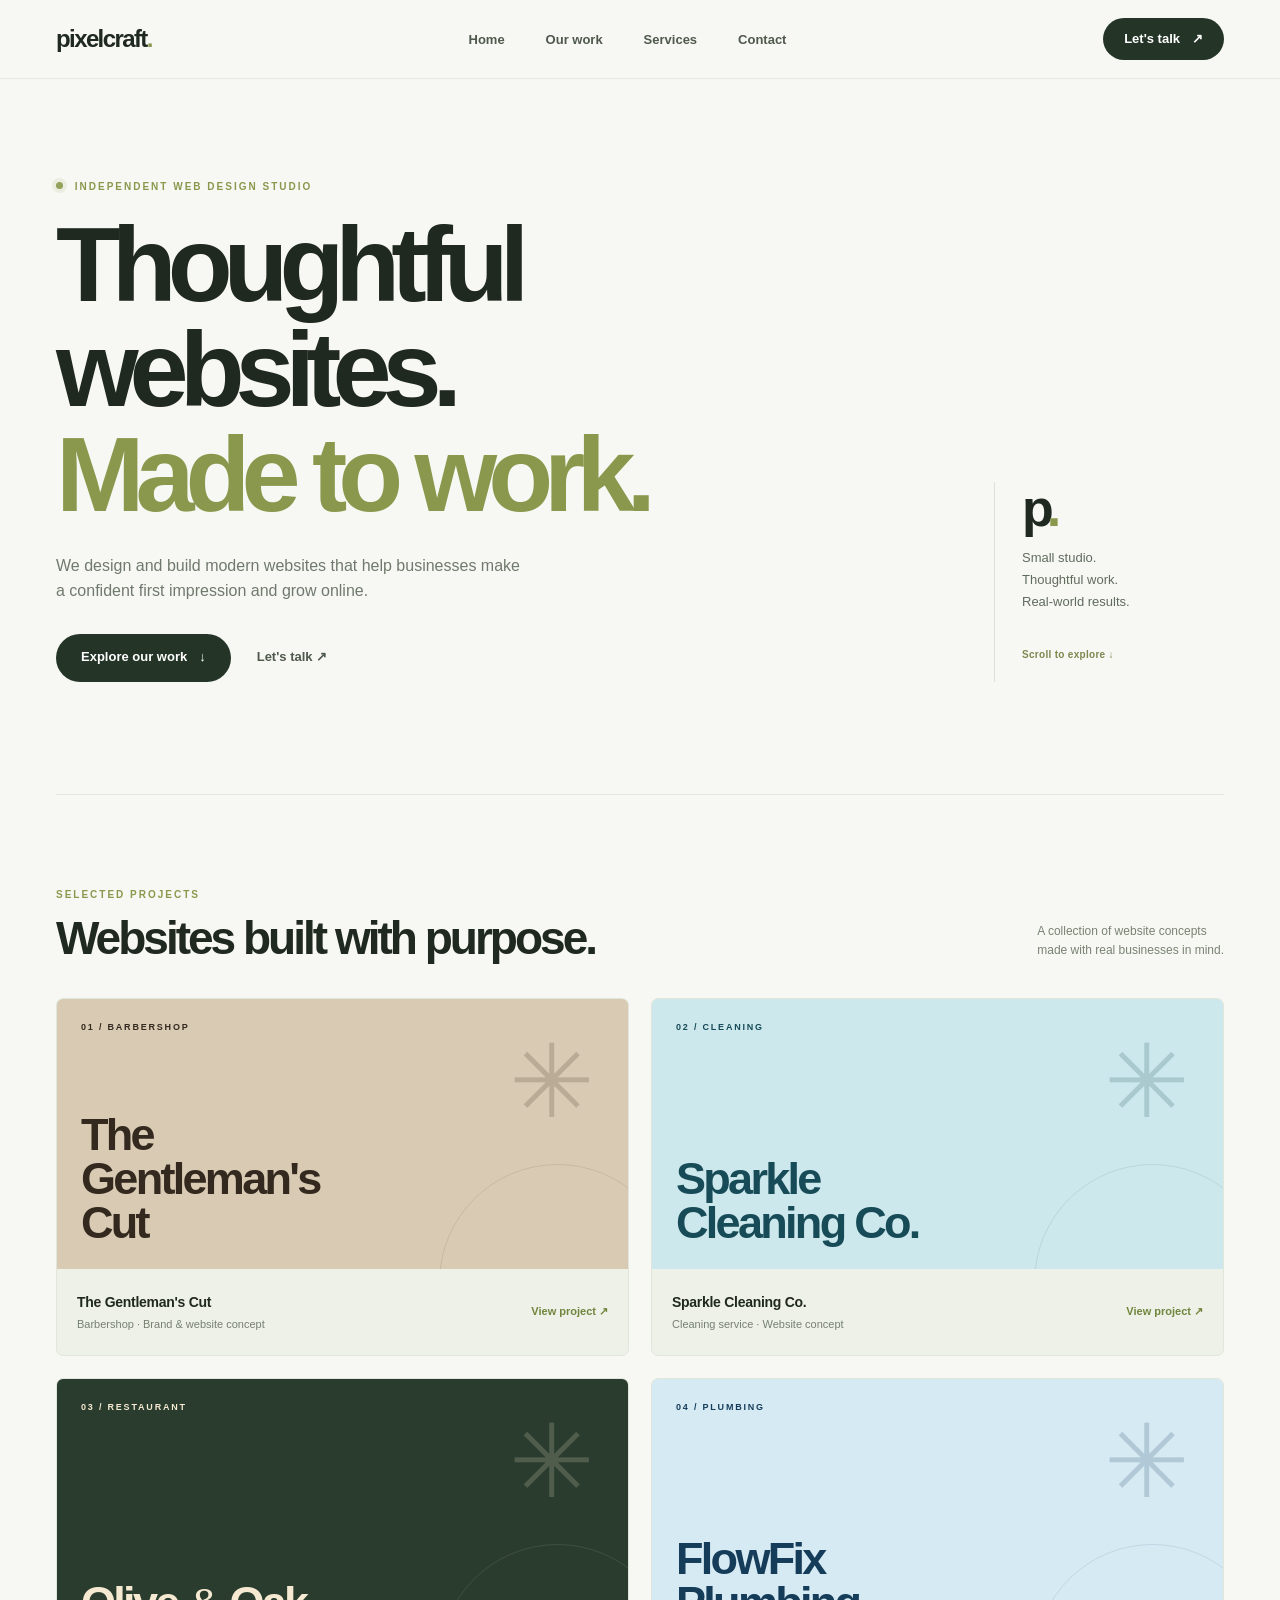
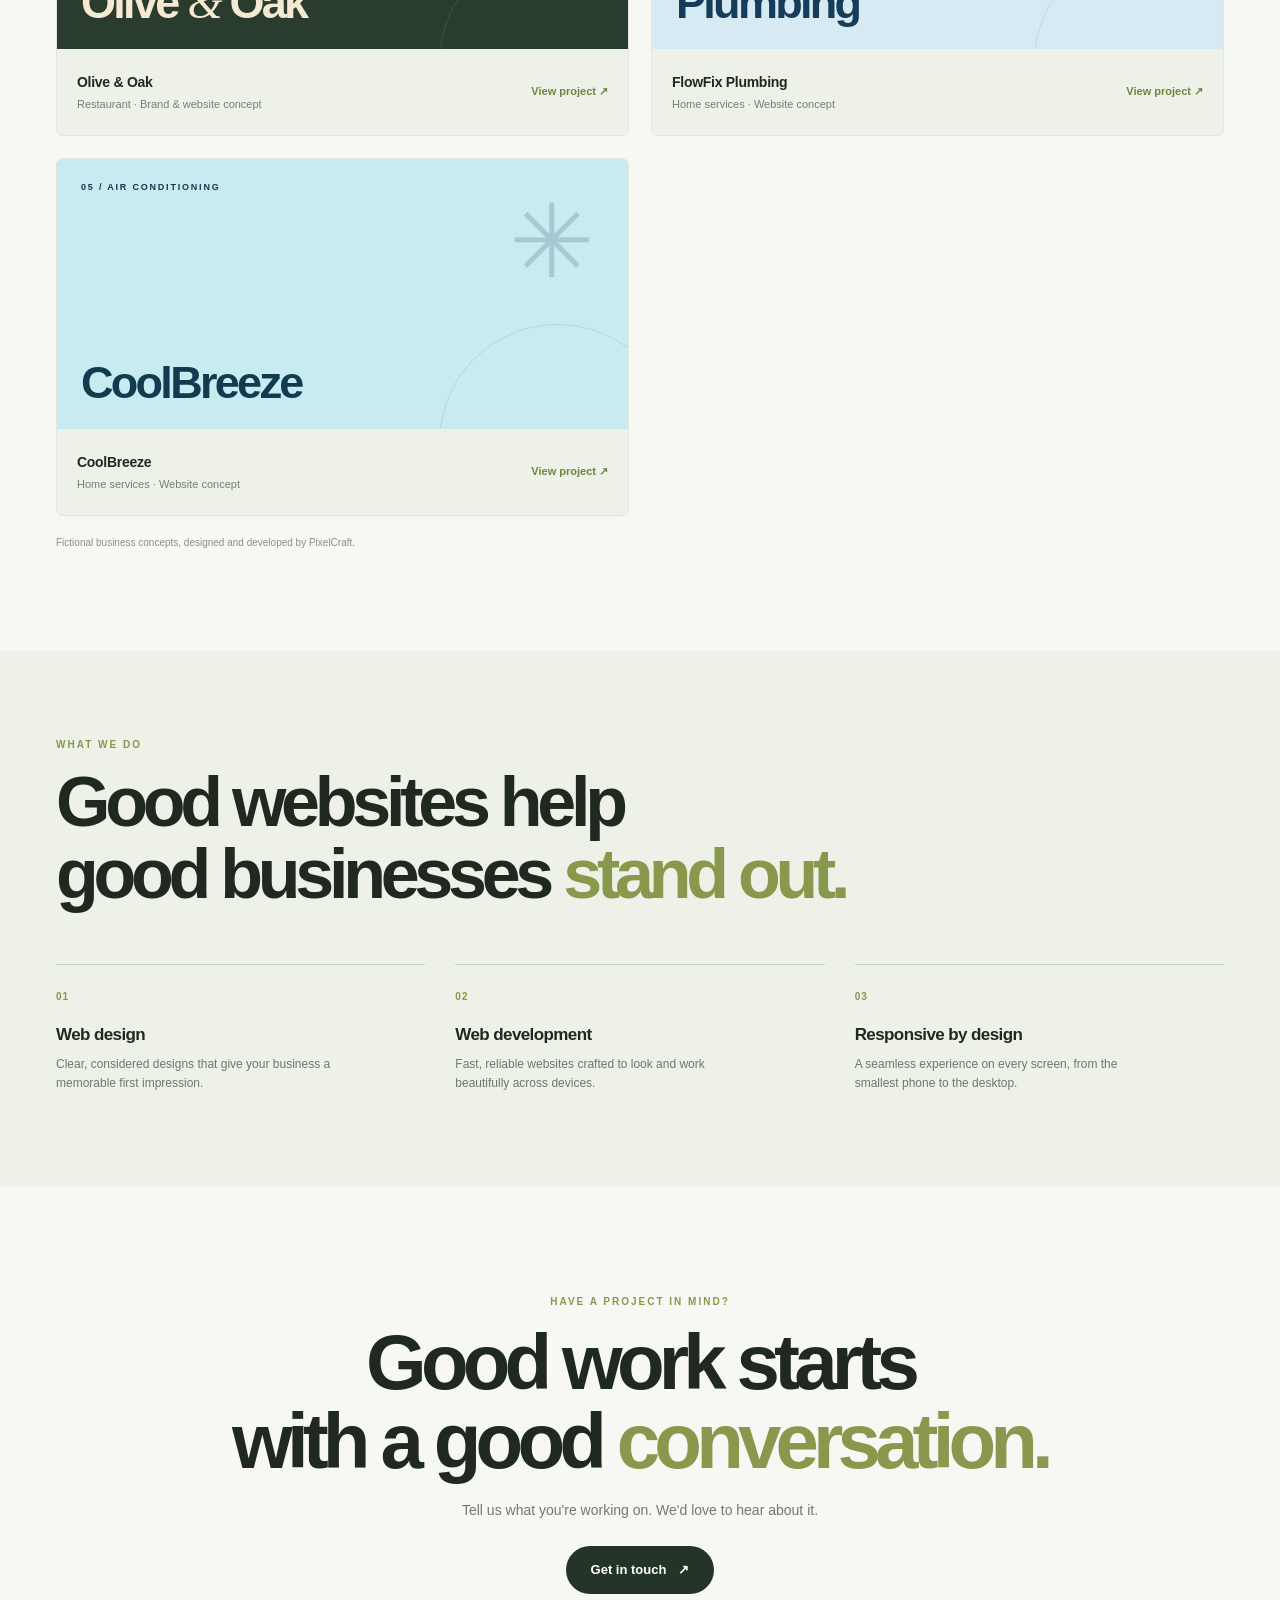
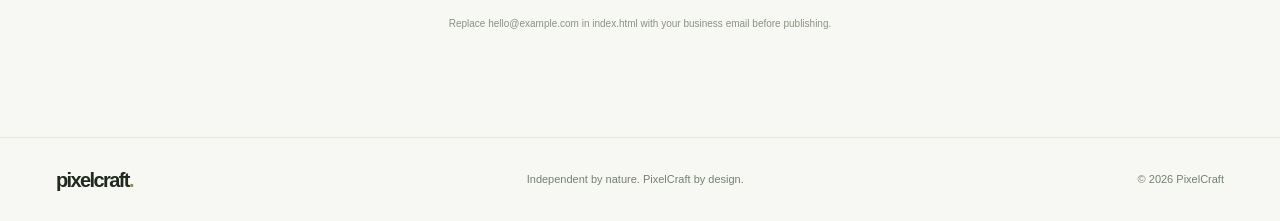
<file: pixel craft portfolio/index.html>
<!DOCTYPE html>
<html lang="en">
<head>
    <meta charset="UTF-8">
    <meta name="viewport" content="width=device-width, initial-scale=1.0">
    <meta name="theme-color" content="#f7f8f3">
    <meta name="description" content="PixelCraft is an independent web design studio creating thoughtful, modern websites for growing businesses.">
    <title>PixelCraft — Thoughtful websites, made to work</title>
    <link rel="stylesheet" href="style.css">
</head>
<body>
    <header class="site-header">
        <nav class="navbar page-shell" aria-label="Main navigation">
            <a href="#home" class="logo" aria-label="PixelCraft home">pixelcraft<span>.</span></a>

            <button class="menu-toggle" type="button" aria-expanded="false" aria-controls="primary-navigation" aria-label="Open navigation">
                <span></span>
                <span></span>
            </button>

            <ul class="nav-links" id="primary-navigation">
                <li><a href="#home">Home</a></li>
                <li><a href="#work">Our work</a></li>
                <li><a href="#services">Services</a></li>
                <li><a href="#contact">Contact</a></li>
            </ul>

            <a href="#contact" class="nav-button">Let's talk <span aria-hidden="true">↗</span></a>
        </nav>
    </header>

    <main>
        <section id="home" class="hero page-shell">
            <div class="hero-content">
                <p class="eyebrow"><span class="status-dot" aria-hidden="true"></span> Independent web design studio</p>
                <h1>Thoughtful websites.<br><span>Made to work.</span></h1>
                <p class="hero-text">We design and build modern websites that help businesses make a confident first impression and grow online.</p>
                <div class="hero-buttons">
                    <a href="#work" class="button">Explore our work <span aria-hidden="true">↓</span></a>
                    <a href="#contact" class="text-link">Let's talk <span aria-hidden="true">↗</span></a>
                </div>
            </div>
            <div class="hero-aside" aria-label="PixelCraft studio values">
                <span class="hero-aside-mark" aria-hidden="true">p<span>.</span></span>
                <p>Small studio.<br>Thoughtful work.<br>Real-world results.</p>
                <a href="#work" aria-label="Scroll to selected projects">Scroll to explore <span aria-hidden="true">↓</span></a>
            </div>
        </section>

        <section id="work" class="work section-shell">
            <div class="section-heading">
                <div>
                    <p class="eyebrow">Selected projects</p>
                    <h2>Websites built with purpose.</h2>
                </div>
                <p class="section-caption">A collection of website concepts<br class="desktop-break"> made with real businesses in mind.</p>
            </div>

            <div class="project-grid">
                <article class="project-card">
                    <div class="project-image barber-image">
                        <span class="project-label">01 / Barbershop</span>
                        <span class="project-symbol" aria-hidden="true">✳</span>
                        <h3>The Gentleman's<br>Cut</h3>
                    </div>
                    <div class="project-info">
                        <div>
                            <h3>The Gentleman's Cut</h3>
                            <p>Barbershop · Brand &amp; website concept</p>
                        </div>
                        <a href="barber%20shop/index.html" aria-label="View The Gentleman's Cut website">View project <span aria-hidden="true">↗</span></a>
                    </div>
                </article>

                <article class="project-card">
                    <div class="project-image cleaning-image">
                        <span class="project-label">02 / Cleaning</span>
                        <span class="project-symbol" aria-hidden="true">✳</span>
                        <h3>Sparkle<br>Cleaning Co.</h3>
                    </div>
                    <div class="project-info">
                        <div>
                            <h3>Sparkle Cleaning Co.</h3>
                            <p>Cleaning service · Website concept</p>
                        </div>
                        <a href="barber%20shop/sparkle%20cleanin%20.co/index.html" aria-label="View Sparkle Cleaning Co. website">View project <span aria-hidden="true">↗</span></a>
                    </div>
                </article>

                <article class="project-card">
                    <div class="project-image restaurant-image">
                        <span class="project-label">03 / Restaurant</span>
                        <span class="project-symbol" aria-hidden="true">✳</span>
                        <h3>Olive <em>&amp;</em> Oak</h3>
                    </div>
                    <div class="project-info">
                        <div>
                            <h3>Olive &amp; Oak</h3>
                            <p>Restaurant · Brand &amp; website concept</p>
                        </div>
                        <a href="olive%20and%20oak%20resturant/index.html" aria-label="View Olive and Oak restaurant website">View project <span aria-hidden="true">↗</span></a>
                    </div>
                </article>

                <article class="project-card">
                    <div class="project-image plumbing-image">
                        <span class="project-label">04 / Plumbing</span>
                        <span class="project-symbol" aria-hidden="true">✳</span>
                        <h3>FlowFix<br>Plumbing</h3>
                    </div>
                    <div class="project-info">
                        <div>
                            <h3>FlowFix Plumbing</h3>
                            <p>Home services · Website concept</p>
                        </div>
                        <a href="barber%20shop/FlowFix%20Plumbing/index.html" aria-label="View FlowFix Plumbing website">View project <span aria-hidden="true">↗</span></a>
                    </div>
                </article>

                <article class="project-card">
                    <div class="project-image cooling-image">
                        <span class="project-label">05 / Air conditioning</span>
                        <span class="project-symbol" aria-hidden="true">✳</span>
                        <h3>CoolBreeze</h3>
                    </div>
                    <div class="project-info">
                        <div>
                            <h3>CoolBreeze</h3>
                            <p>Home services · Website concept</p>
                        </div>
                        <a href="olive%20and%20oak%20resturant/Coolbreeze/index.html" aria-label="View CoolBreeze home comfort website">View project <span aria-hidden="true">↗</span></a>
                    </div>
                </article>
            </div>

            <p class="demo-note">Fictional business concepts, designed and developed by PixelCraft.</p>
        </section>

        <section id="services" class="services">
            <div class="section-shell">
                <p class="eyebrow">What we do</p>
                <h2>Good websites help<br>good businesses <span>stand out.</span></h2>
                <div class="service-grid">
                    <article>
                        <span class="service-number">01</span>
                        <h3>Web design</h3>
                        <p>Clear, considered designs that give your business a memorable first impression.</p>
                    </article>
                    <article>
                        <span class="service-number">02</span>
                        <h3>Web development</h3>
                        <p>Fast, reliable websites crafted to look and work beautifully across devices.</p>
                    </article>
                    <article>
                        <span class="service-number">03</span>
                        <h3>Responsive by design</h3>
                        <p>A seamless experience on every screen, from the smallest phone to the desktop.</p>
                    </article>
                </div>
            </div>
        </section>

        <section id="contact" class="contact section-shell">
            <p class="eyebrow">Have a project in mind?</p>
            <h2>Good work starts<br>with a good <span>conversation.</span></h2>
            <p>Tell us what you're working on. We'd love to hear about it.</p>
            <a href="mailto:hello@example.com?subject=Let%27s%20work%20together" class="button">Get in touch <span aria-hidden="true">↗</span></a>
            <p class="contact-note">Replace hello@example.com in index.html with your business email before publishing.</p>
        </section>
    </main>

    <footer class="site-footer">
        <div class="footer-inner page-shell">
            <a href="#home" class="logo" aria-label="PixelCraft home">pixelcraft<span>.</span></a>
            <p>Independent by nature. PixelCraft by design.</p>
            <p>© <span id="current-year">2026</span> PixelCraft</p>
        </div>
    </footer>

    <script>
        const menuToggle = document.querySelector(".menu-toggle");
        const navigation = document.querySelector("#primary-navigation");

        function closeMenu() {
            menuToggle.setAttribute("aria-expanded", "false");
            menuToggle.setAttribute("aria-label", "Open navigation");
            navigation.classList.remove("is-open");
        }

        menuToggle.addEventListener("click", () => {
            const isOpen = menuToggle.getAttribute("aria-expanded") === "true";
            menuToggle.setAttribute("aria-expanded", String(!isOpen));
            menuToggle.setAttribute("aria-label", isOpen ? "Open navigation" : "Close navigation");
            navigation.classList.toggle("is-open", !isOpen);
        });

        navigation.querySelectorAll("a").forEach((link) => {
            link.addEventListener("click", closeMenu);
        });

        document.addEventListener("keydown", (event) => {
            if (event.key === "Escape") closeMenu();
        });

        document.querySelector("#current-year").textContent = new Date().getFullYear();

        if ("IntersectionObserver" in window && !window.matchMedia("(prefers-reduced-motion: reduce)").matches) {
            document.documentElement.classList.add("has-reveal");
            const revealObserver = new IntersectionObserver((entries, observer) => {
                entries.forEach((entry) => {
                    if (entry.isIntersecting) {
                        entry.target.classList.add("is-visible");
                        observer.unobserve(entry.target);
                    }
                });
            }, { threshold: 0.12 });

            document.querySelectorAll(".project-card, .service-grid article").forEach((item) => {
                item.classList.add("reveal");
                revealObserver.observe(item);
            });
        }
    </script>
</body>
</html>
</file>
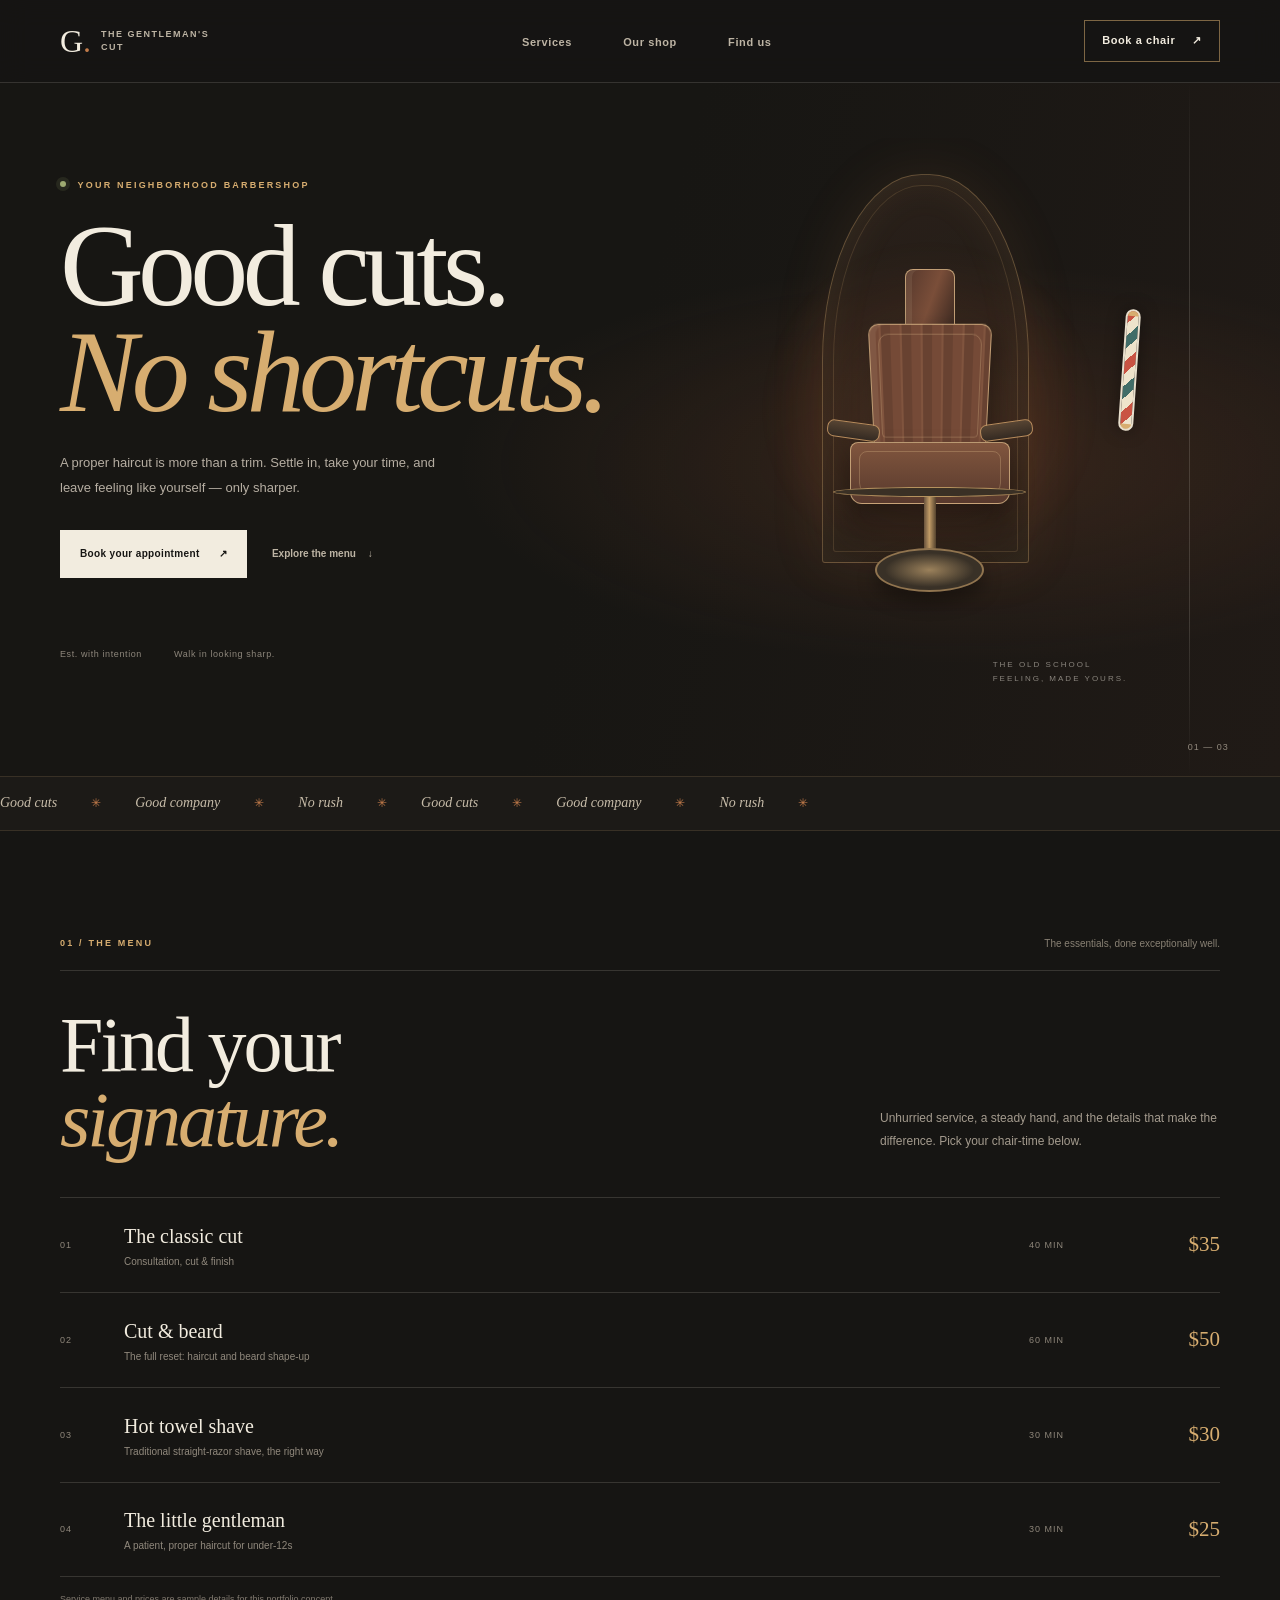
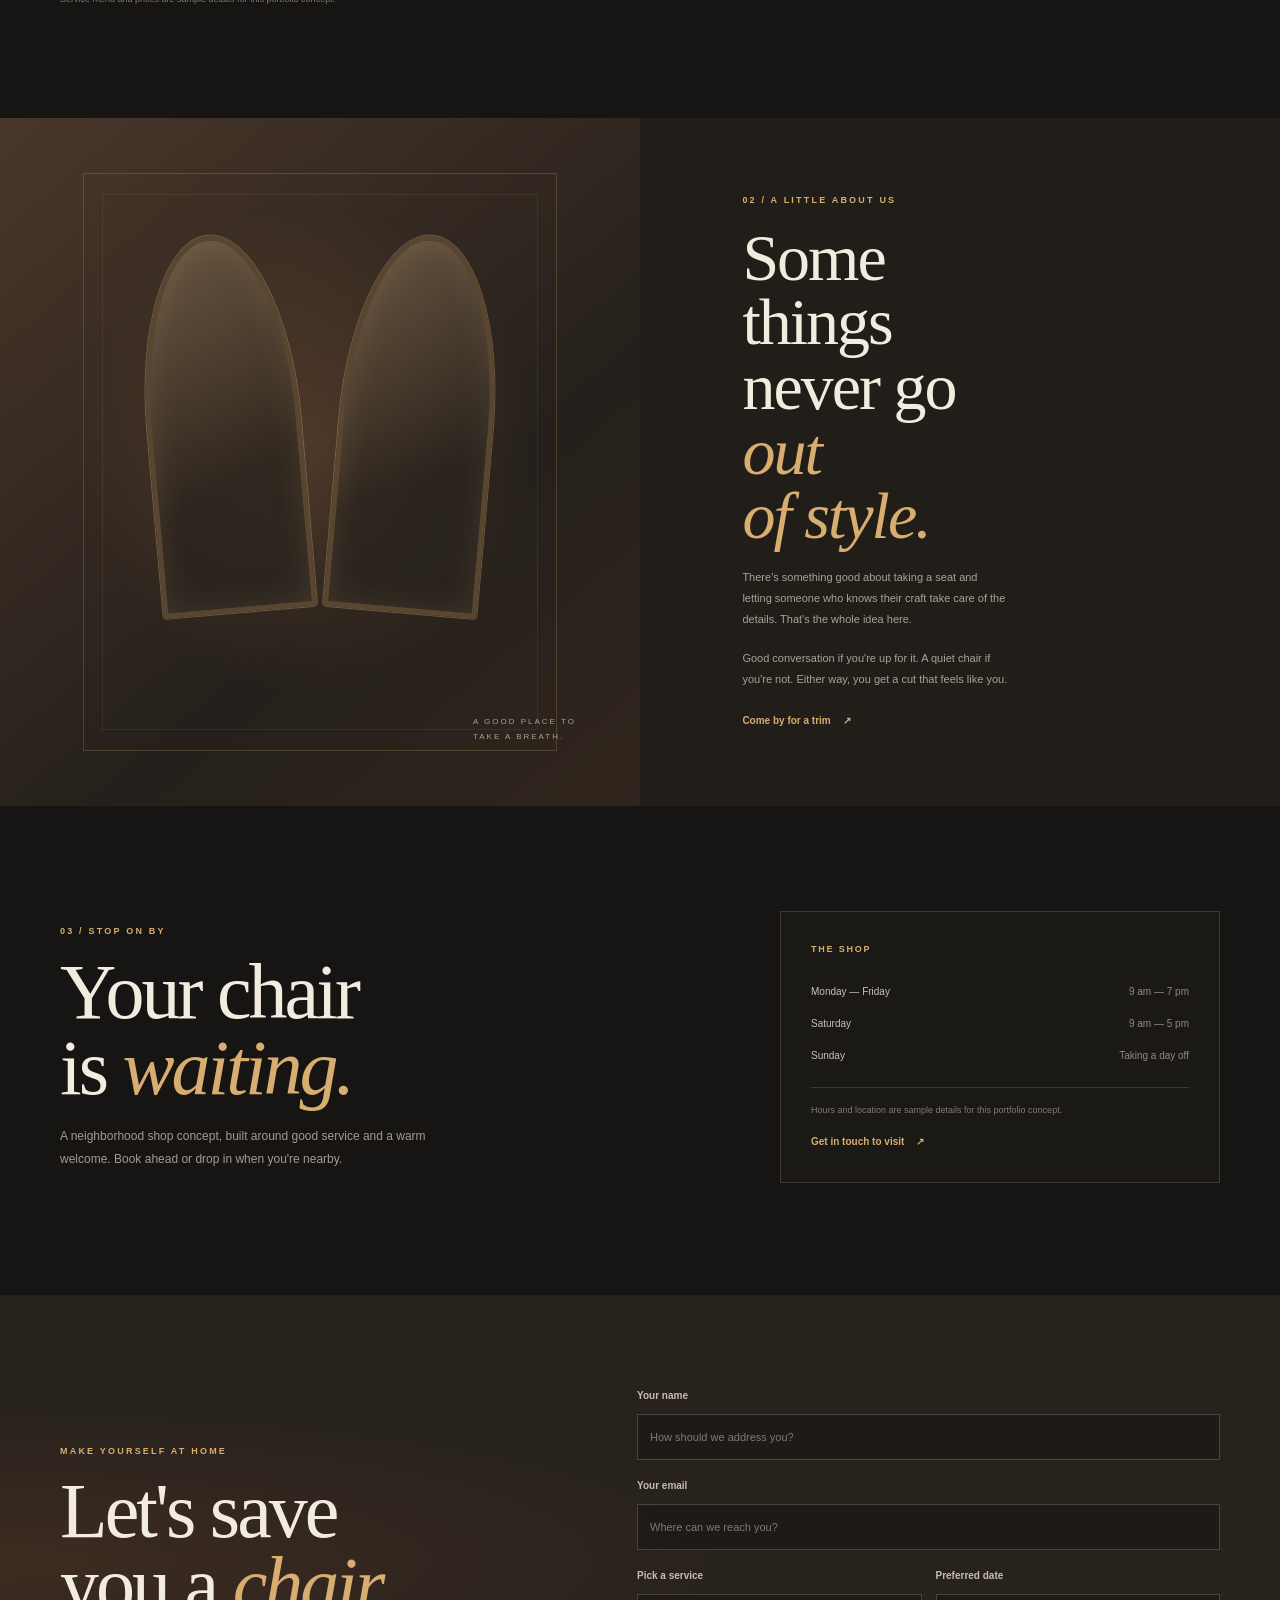
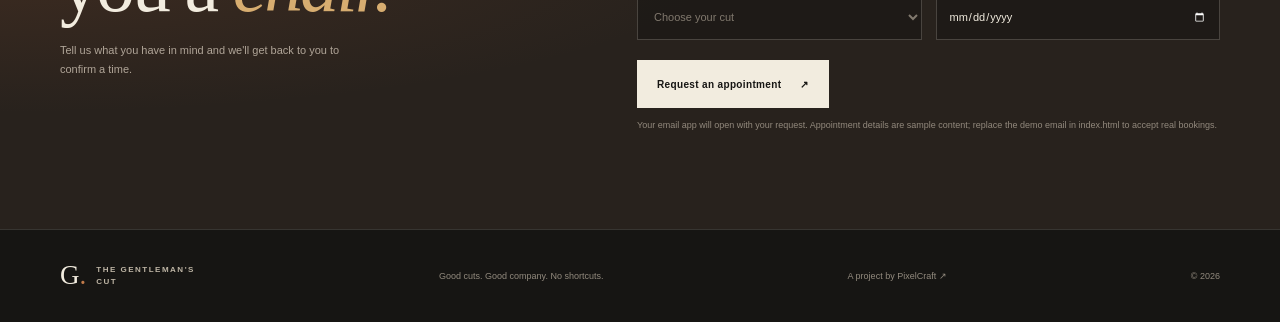
<file: pixel craft portfolio/barber shop/index.html>
<!DOCTYPE html>
<html lang="en">
<head>
    <meta charset="UTF-8">
    <meta name="viewport" content="width=device-width, initial-scale=1.0">
    <meta name="theme-color" content="#161513">
    <meta name="description" content="The Gentleman's Cut is a neighborhood barbershop concept for classic cuts, clean fades, and a proper shave.">
    <title>The Gentleman's Cut — Good cuts. No shortcuts.</title>
    <link rel="stylesheet" href="index.css">
</head>
<body>
    <header class="site-header">
        <nav class="nav shell" aria-label="Main navigation">
            <a class="brand" href="#home" aria-label="The Gentleman's Cut home">
                <span class="brand-mark" aria-hidden="true">G<span>.</span></span>
                <span class="brand-name">THE GENTLEMAN'S<br>CUT</span>
            </a>
            <button class="menu-toggle" type="button" aria-expanded="false" aria-controls="primary-navigation" aria-label="Open navigation">
                <span></span><span></span>
            </button>
            <ul class="nav-links" id="primary-navigation">
                <li><a href="#services">Services</a></li>
                <li><a href="#about">Our shop</a></li>
                <li><a href="#visit">Find us</a></li>
            </ul>
            <a class="nav-cta" href="#book">Book a chair <span aria-hidden="true">↗</span></a>
        </nav>
    </header>

    <main>
        <section class="hero" id="home">
            <div class="hero-content shell">
                <p class="eyebrow"><span class="live-dot" aria-hidden="true"></span> Your neighborhood barbershop</p>
                <h1>Good cuts.<br><span>No shortcuts.</span></h1>
                <p class="hero-copy">A proper haircut is more than a trim. Settle in, take your time, and leave feeling like yourself — only sharper.</p>
                <div class="hero-actions">
                    <a class="button button-light" href="#book">Book your appointment <span aria-hidden="true">↗</span></a>
                    <a class="quiet-link" href="#services">Explore the menu <span aria-hidden="true">↓</span></a>
                </div>
                <div class="hero-footnote"><span>Est. with intention</span><span>Walk in looking sharp.</span></div>
            </div>
            <div class="hero-art" role="img" aria-label="Illustrated vintage barber chair and striped barber pole">
                <div class="art-glow"></div>
                <div class="art-frame"></div>
                <div class="pole" aria-hidden="true"><span></span></div>
                <div class="chair" aria-hidden="true">
                    <div class="chair-head"></div>
                    <div class="chair-back"></div>
                    <div class="chair-seat"></div>
                    <div class="chair-arm chair-arm-left"></div>
                    <div class="chair-arm chair-arm-right"></div>
                    <div class="chair-stem"></div>
                    <div class="chair-base"></div>
                    <div class="chair-foot"></div>
                </div>
                <span class="art-caption">THE OLD SCHOOL<br>FEELING, MADE YOURS.</span>
            </div>
            <span class="hero-index" aria-hidden="true">01 — 03</span>
        </section>

        <div class="ticker" aria-label="Good cuts, good company, no rush">
            <div class="ticker-track" aria-hidden="true">
                <span>Good cuts</span><span class="ticker-star">✳</span><span>Good company</span><span class="ticker-star">✳</span><span>No rush</span><span class="ticker-star">✳</span><span>Good cuts</span><span class="ticker-star">✳</span><span>Good company</span><span class="ticker-star">✳</span><span>No rush</span><span class="ticker-star">✳</span>
            </div>
        </div>

        <section class="services section shell" id="services">
            <div class="section-topline"><p class="eyebrow">01 / The menu</p><p class="side-note">The essentials, done exceptionally well.</p></div>
            <div class="section-heading">
                <h2>Find your<br><span>signature.</span></h2>
                <p>Unhurried service, a steady hand, and the details that make the difference. Pick your chair-time below.</p>
            </div>
            <div class="service-list">
                <article class="service-row">
                    <span class="service-no">01</span><div class="service-title"><h3>The classic cut</h3><p>Consultation, cut &amp; finish</p></div><span class="service-time">40 MIN</span><span class="service-price">$35</span>
                </article>
                <article class="service-row">
                    <span class="service-no">02</span><div class="service-title"><h3>Cut &amp; beard</h3><p>The full reset: haircut and beard shape-up</p></div><span class="service-time">60 MIN</span><span class="service-price">$50</span>
                </article>
                <article class="service-row">
                    <span class="service-no">03</span><div class="service-title"><h3>Hot towel shave</h3><p>Traditional straight-razor shave, the right way</p></div><span class="service-time">30 MIN</span><span class="service-price">$30</span>
                </article>
                <article class="service-row">
                    <span class="service-no">04</span><div class="service-title"><h3>The little gentleman</h3><p>A patient, proper haircut for under-12s</p></div><span class="service-time">30 MIN</span><span class="service-price">$25</span>
                </article>
            </div>
            <p class="concept-note">Service menu and prices are sample details for this portfolio concept.</p>
        </section>

        <section class="about" id="about">
            <div class="about-image" role="img" aria-label="Abstract warm-toned illustration inspired by a classic barbershop interior">
                <div class="mirror mirror-one"></div><div class="mirror mirror-two"></div>
                <span class="about-image-label">A GOOD PLACE TO<br>TAKE A BREATH.</span>
            </div>
            <div class="about-copy">
                <p class="eyebrow">02 / A little about us</p>
                <h2>Some things<br>never go <em>out<br>of style.</em></h2>
                <p>There's something good about taking a seat and letting someone who knows their craft take care of the details. That's the whole idea here.</p>
                <p>Good conversation if you're up for it. A quiet chair if you're not. Either way, you get a cut that feels like you.</p>
                <a class="text-link" href="#book">Come by for a trim <span aria-hidden="true">↗</span></a>
            </div>
        </section>

        <section class="visit section shell" id="visit">
            <div>
                <p class="eyebrow">03 / Stop on by</p>
                <h2>Your chair<br>is <em>waiting.</em></h2>
                <p class="visit-copy">A neighborhood shop concept, built around good service and a warm welcome. Book ahead or drop in when you're nearby.</p>
            </div>
            <div class="visit-card">
                <span class="visit-card-label">THE SHOP</span>
                <p>Monday — Friday <span>9 am — 7 pm</span></p>
                <p>Saturday <span>9 am — 5 pm</span></p>
                <p>Sunday <span>Taking a day off</span></p>
                <div class="visit-divider"></div>
                <p class="address-note">Hours and location are sample details for this portfolio concept.</p>
                <a class="text-link" href="#book">Get in touch to visit <span aria-hidden="true">↗</span></a>
            </div>
        </section>

        <section class="booking" id="book">
            <div class="booking-inner shell">
                <div class="booking-copy">
                    <p class="eyebrow">Make yourself at home</p>
                    <h2>Let's save<br>you a <em>chair.</em></h2>
                    <p>Tell us what you have in mind and we'll get back to you to confirm a time.</p>
                </div>
                <form class="booking-form" id="booking-form">
                    <label for="guest-name">Your name</label>
                    <input id="guest-name" name="name" type="text" placeholder="How should we address you?" autocomplete="name" required>

                    <label for="guest-email">Your email</label>
                    <input id="guest-email" name="email" type="email" placeholder="Where can we reach you?" autocomplete="email" required>

                    <div class="form-row">
                        <div>
                            <label for="guest-service">Pick a service</label>
                            <select id="guest-service" name="service" required>
                                <option value="" disabled selected>Choose your cut</option>
                                <option>The classic cut</option>
                                <option>Cut &amp; beard</option>
                                <option>Hot towel shave</option>
                                <option>The little gentleman</option>
                            </select>
                        </div>
                        <div>
                            <label for="guest-date">Preferred date</label>
                            <input id="guest-date" name="date" type="date" required>
                        </div>
                    </div>
                    <button class="button button-light form-submit" type="submit">Request an appointment <span aria-hidden="true">↗</span></button>
                    <p class="form-note">Your email app will open with your request. Appointment details are sample content; replace the demo email in index.html to accept real bookings.</p>
                    <p class="form-message" id="form-message" role="status" aria-live="polite"></p>
                </form>
            </div>
        </section>
    </main>

    <footer class="footer">
        <div class="footer-inner shell">
            <a class="brand footer-brand" href="#home" aria-label="The Gentleman's Cut home">
                <span class="brand-mark" aria-hidden="true">G<span>.</span></span>
                <span class="brand-name">THE GENTLEMAN'S<br>CUT</span>
            </a>
            <p>Good cuts. Good company. No shortcuts.</p>
            <a href="../index.html">A project by PixelCraft <span aria-hidden="true">↗</span></a>
            <span class="footer-year">© <span id="current-year">2026</span></span>
        </div>
    </footer>

    <script>
        const menuToggle = document.querySelector(".menu-toggle");
        const navigation = document.querySelector("#primary-navigation");

        function closeMenu() {
            menuToggle.setAttribute("aria-expanded", "false");
            menuToggle.setAttribute("aria-label", "Open navigation");
            navigation.classList.remove("is-open");
        }

        menuToggle.addEventListener("click", () => {
            const isOpen = menuToggle.getAttribute("aria-expanded") === "true";
            menuToggle.setAttribute("aria-expanded", String(!isOpen));
            menuToggle.setAttribute("aria-label", isOpen ? "Open navigation" : "Close navigation");
            navigation.classList.toggle("is-open", !isOpen);
        });

        navigation.querySelectorAll("a").forEach((link) => {
            link.addEventListener("click", closeMenu);
        });

        document.addEventListener("keydown", (event) => {
            if (event.key === "Escape") closeMenu();
        });

        document.querySelector("#current-year").textContent = new Date().getFullYear();

        const dateInput = document.querySelector("#guest-date");
        dateInput.min = new Date().toISOString().split("T")[0];

        document.querySelector("#booking-form").addEventListener("submit", (event) => {
            event.preventDefault();
            if (!event.currentTarget.reportValidity()) return;

            const formData = new FormData(event.currentTarget);
            const subject = `Appointment request — ${formData.get("service")}`;
            const body = [
                `Name: ${formData.get("name")}`,
                `Email: ${formData.get("email")}`,
                `Service: ${formData.get("service")}`,
                `Preferred date: ${formData.get("date")}`
            ].join("\n");
            window.location.href = `mailto:bookings@example.com?subject=${encodeURIComponent(subject)}&body=${encodeURIComponent(body)}`;
            document.querySelector("#form-message").textContent = "Your email app should open with your appointment request ready to send.";
        });
    </script>
</body>
</html>
</file>
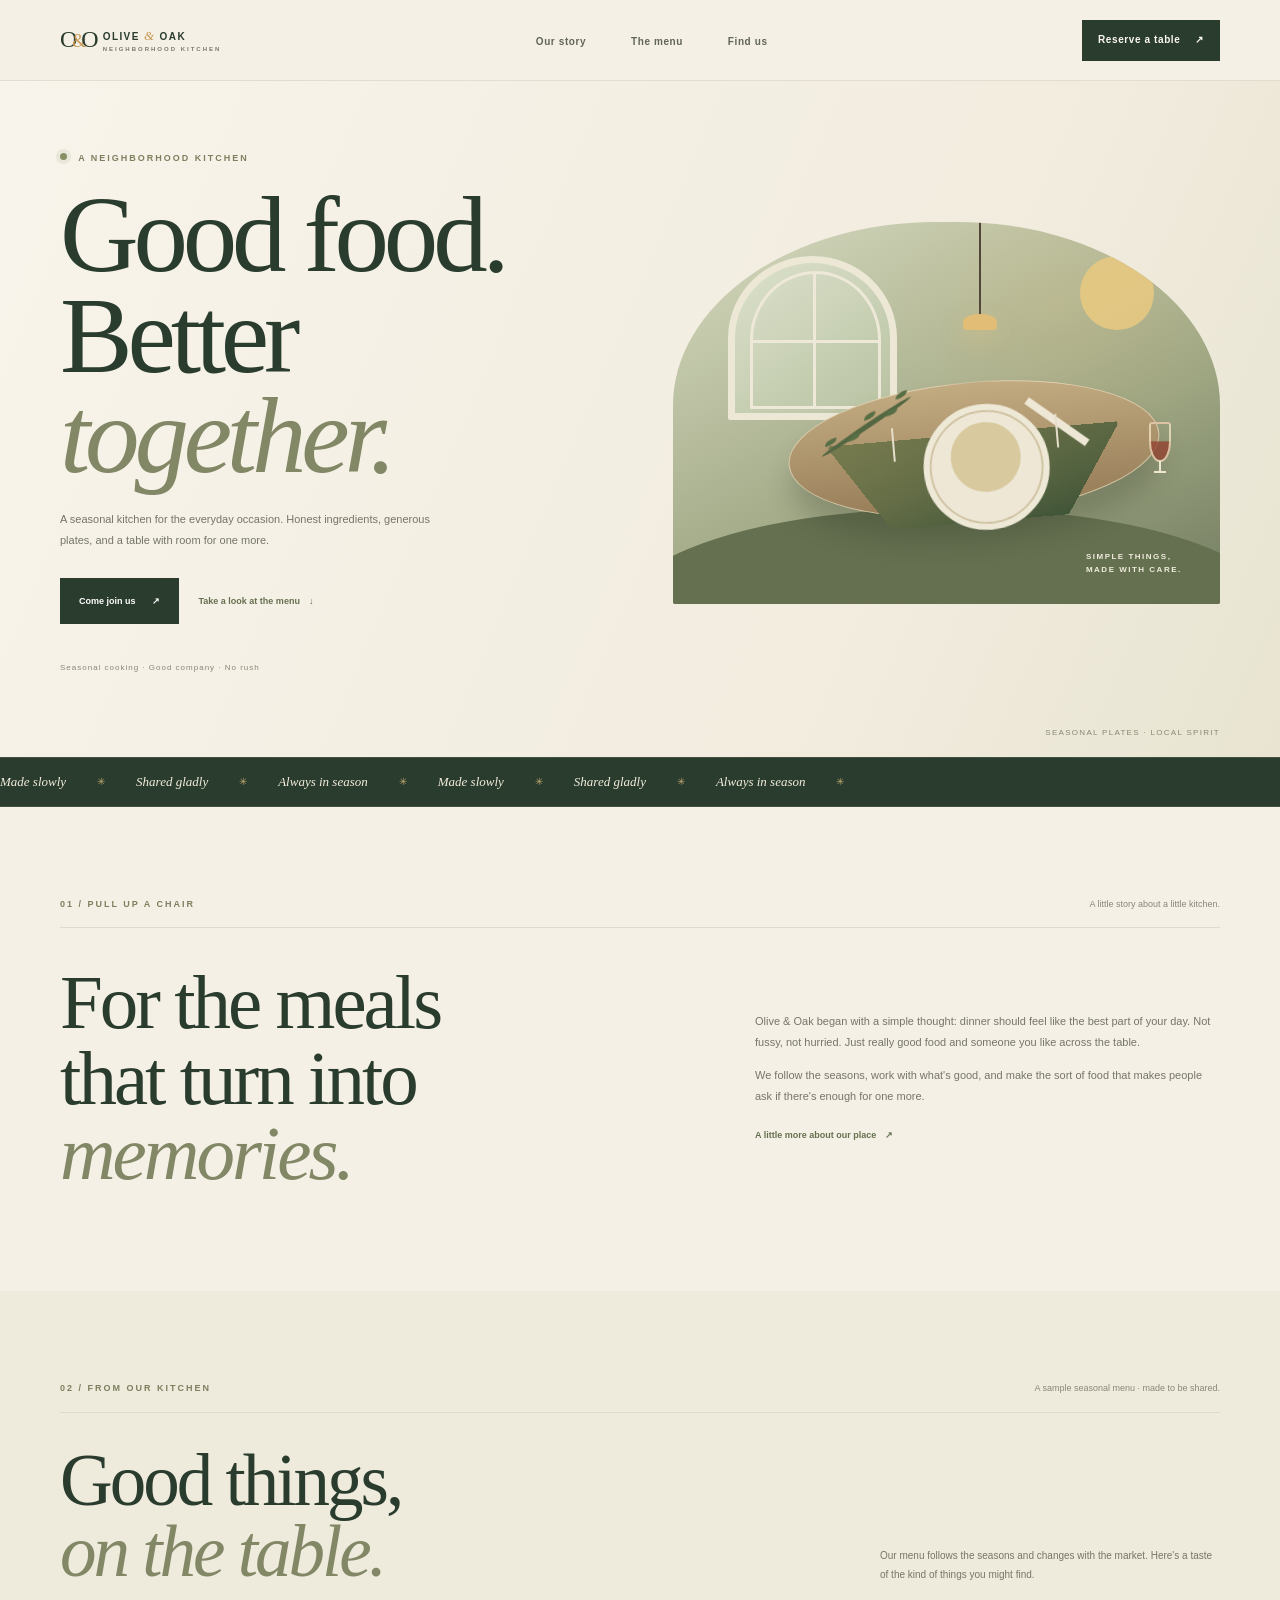
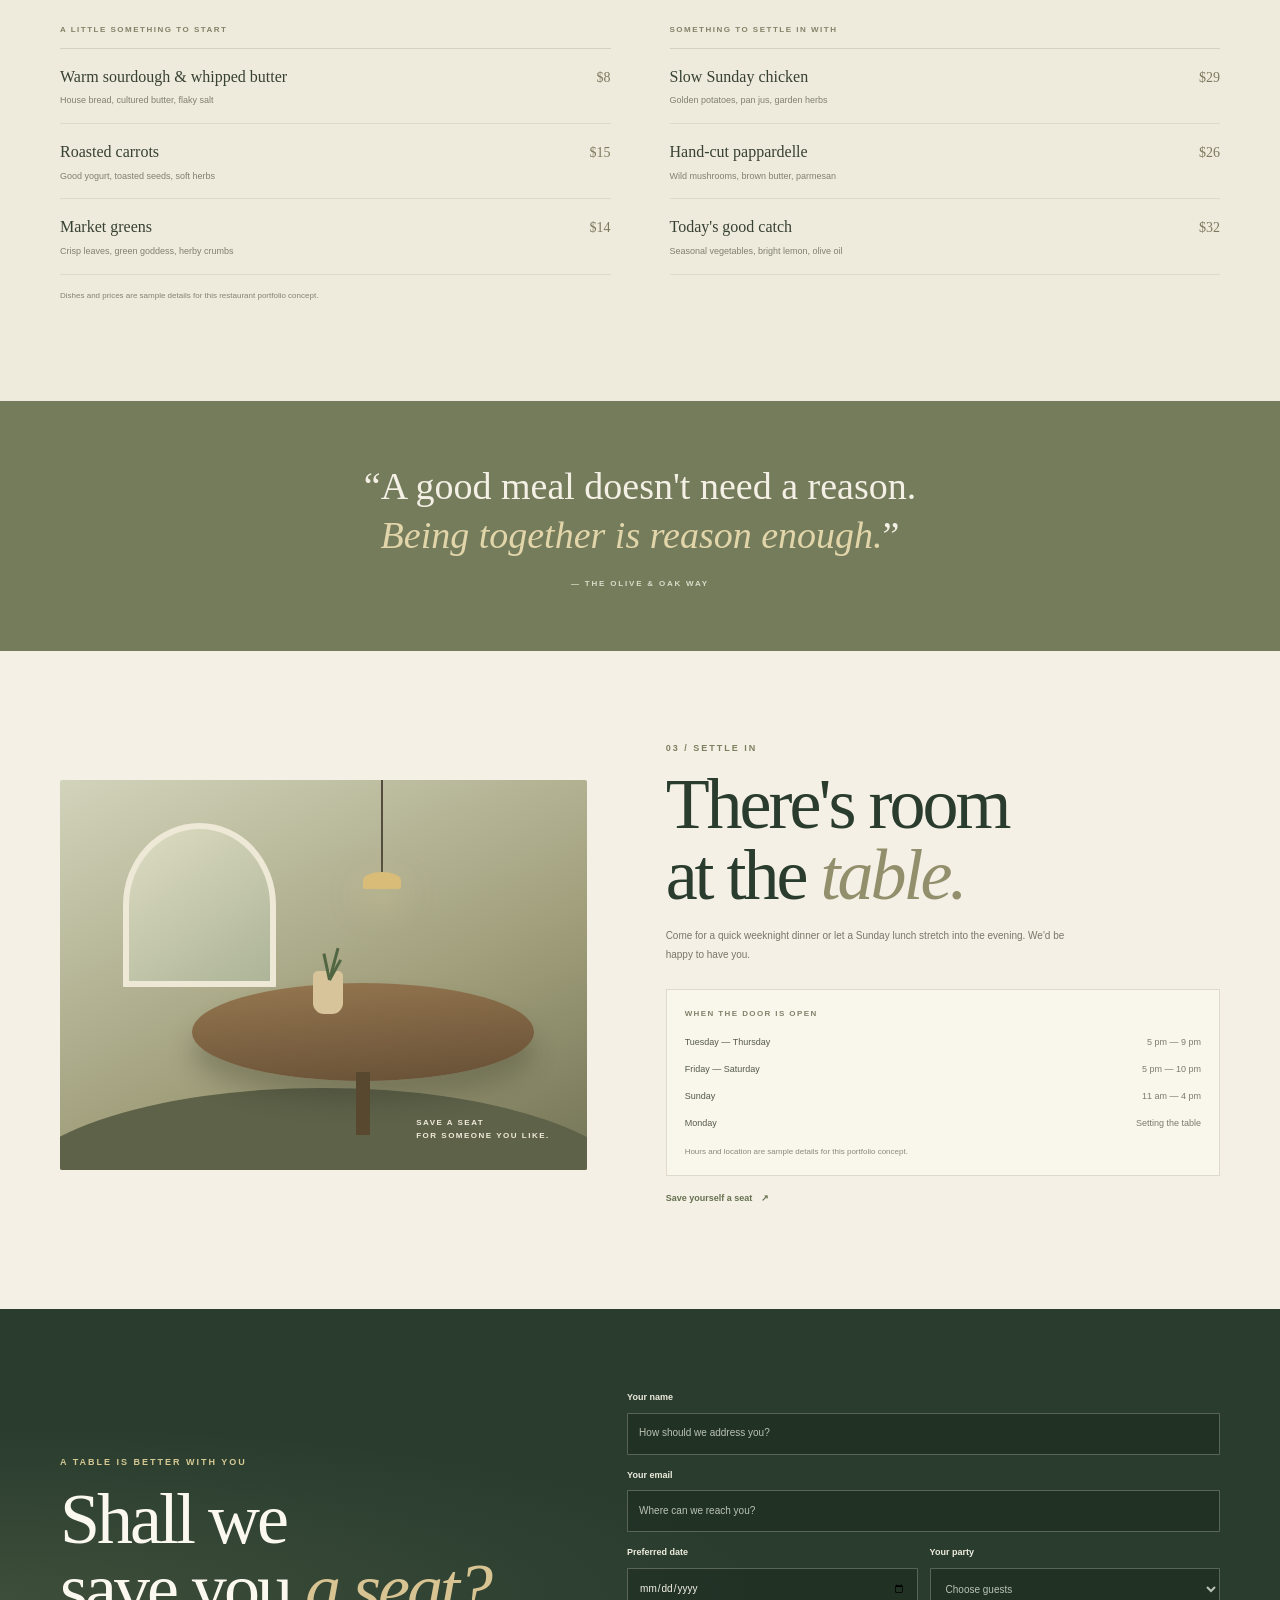
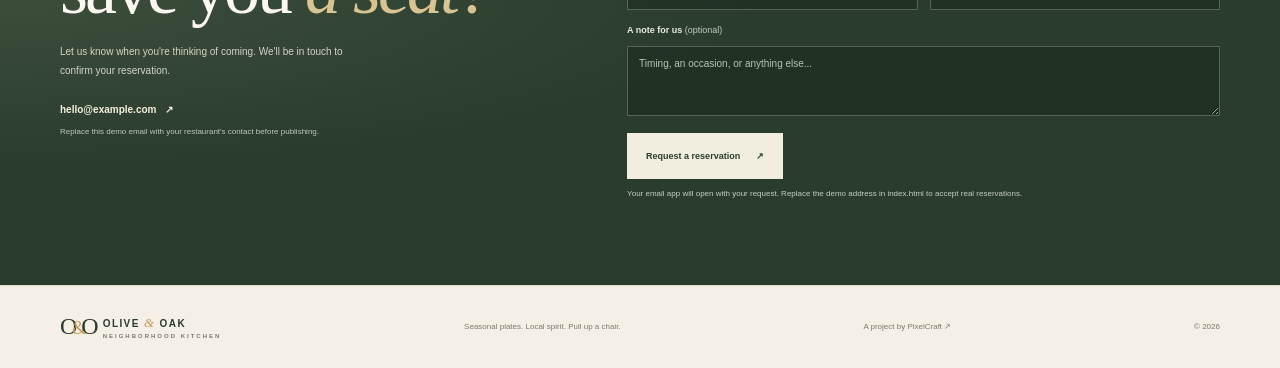
<file: pixel craft portfolio/olive and oak resturant/index.html>
<!DOCTYPE html>
<html lang="en">
<head>
    <meta charset="UTF-8">
    <meta name="viewport" content="width=device-width, initial-scale=1.0">
    <meta name="theme-color" content="#f5f0e5">
    <meta name="description" content="Olive & Oak is a neighborhood restaurant concept for seasonal plates, long dinners, and good company.">
    <title>Olive &amp; Oak — A table for good things.</title>
    <link rel="stylesheet" href="index.css">
</head>
<body>
    <header class="site-header">
        <nav class="nav shell" aria-label="Main navigation">
            <a class="brand" href="#home" aria-label="Olive and Oak home">
                <span class="brand-icon" aria-hidden="true">O<span>&amp;</span>O</span>
                <span class="brand-name">OLIVE <i>&amp;</i> OAK<br><small>NEIGHBORHOOD KITCHEN</small></span>
            </a>
            <button class="menu-toggle" type="button" aria-expanded="false" aria-controls="primary-navigation" aria-label="Open navigation">
                <span></span><span></span>
            </button>
            <ul class="nav-links" id="primary-navigation">
                <li><a href="#story">Our story</a></li>
                <li><a href="#menu">The menu</a></li>
                <li><a href="#visit">Find us</a></li>
            </ul>
            <a class="nav-cta" href="#reserve">Reserve a table <span aria-hidden="true">↗</span></a>
        </nav>
    </header>

    <main>
        <section class="hero" id="home">
            <div class="hero-inner shell">
                <div class="hero-copy">
                    <p class="eyebrow"><span class="live-dot" aria-hidden="true"></span> A neighborhood kitchen</p>
                    <h1>Good food.<br>Better <em>together.</em></h1>
                    <p class="hero-description">A seasonal kitchen for the everyday occasion. Honest ingredients, generous plates, and a table with room for one more.</p>
                    <div class="hero-actions">
                        <a class="button button-dark" href="#reserve">Come join us <span aria-hidden="true">↗</span></a>
                        <a class="text-link" href="#menu">Take a look at the menu <span aria-hidden="true">↓</span></a>
                    </div>
                    <p class="hero-note">Seasonal cooking · Good company · No rush</p>
                </div>
                <div class="hero-art" role="img" aria-label="Illustration of a warmly lit restaurant table set for dinner">
                    <div class="art-sun"></div>
                    <div class="art-arch"></div>
                    <div class="art-window"><span></span></div>
                    <div class="pendant"><span></span></div>
                    <div class="table-setting">
                        <div class="plate plate-large"></div>
                        <div class="plate plate-small"></div>
                        <div class="table-linen"></div>
                        <div class="cutlery cutlery-left"></div>
                        <div class="cutlery cutlery-right"></div>
                        <div class="olive-branch"><i></i><i></i><i></i><i></i><i></i></div>
                    </div>
                    <div class="wine-glass"><span></span></div>
                    <span class="art-caption">SIMPLE THINGS,<br>MADE WITH CARE.</span>
                </div>
            </div>
            <span class="hero-index">SEASONAL PLATES · LOCAL SPIRIT</span>
        </section>

        <div class="marquee" aria-label="Made slowly, shared gladly, always in season">
            <div class="marquee-track" aria-hidden="true">
                <span>Made slowly</span><span class="marquee-mark">✳</span><span>Shared gladly</span><span class="marquee-mark">✳</span><span>Always in season</span><span class="marquee-mark">✳</span><span>Made slowly</span><span class="marquee-mark">✳</span><span>Shared gladly</span><span class="marquee-mark">✳</span><span>Always in season</span><span class="marquee-mark">✳</span>
            </div>
        </div>

        <section class="story section shell" id="story">
            <div class="section-topline"><p class="eyebrow">01 / Pull up a chair</p><p class="side-note">A little story about a little kitchen.</p></div>
            <div class="story-grid">
                <h2>For the meals<br>that turn into<br><em>memories.</em></h2>
                <div class="story-copy">
                    <p>Olive &amp; Oak began with a simple thought: dinner should feel like the best part of your day. Not fussy, not hurried. Just really good food and someone you like across the table.</p>
                    <p>We follow the seasons, work with what's good, and make the sort of food that makes people ask if there's enough for one more.</p>
                    <a class="text-link" href="#visit">A little more about our place <span aria-hidden="true">↗</span></a>
                </div>
            </div>
        </section>

        <section class="menu section" id="menu">
            <div class="shell">
                <div class="section-topline"><p class="eyebrow">02 / From our kitchen</p><p class="side-note">A sample seasonal menu · made to be shared.</p></div>
                <div class="menu-heading"><h2>Good things,<br><em>on the table.</em></h2><p>Our menu follows the seasons and changes with the market. Here's a taste of the kind of things you might find.</p></div>
                <div class="menu-columns">
                    <div class="menu-group">
                        <p class="menu-category">A LITTLE SOMETHING TO START</p>
                        <article class="dish"><div><h3>Warm sourdough &amp; whipped butter</h3><p>House bread, cultured butter, flaky salt</p></div><span>$8</span></article>
                        <article class="dish"><div><h3>Roasted carrots</h3><p>Good yogurt, toasted seeds, soft herbs</p></div><span>$15</span></article>
                        <article class="dish"><div><h3>Market greens</h3><p>Crisp leaves, green goddess, herby crumbs</p></div><span>$14</span></article>
                    </div>
                    <div class="menu-group">
                        <p class="menu-category">SOMETHING TO SETTLE IN WITH</p>
                        <article class="dish"><div><h3>Slow Sunday chicken</h3><p>Golden potatoes, pan jus, garden herbs</p></div><span>$29</span></article>
                        <article class="dish"><div><h3>Hand-cut pappardelle</h3><p>Wild mushrooms, brown butter, parmesan</p></div><span>$26</span></article>
                        <article class="dish"><div><h3>Today's good catch</h3><p>Seasonal vegetables, bright lemon, olive oil</p></div><span>$32</span></article>
                    </div>
                </div>
                <p class="concept-note">Dishes and prices are sample details for this restaurant portfolio concept.</p>
            </div>
        </section>

        <section class="quote-band">
            <p>“A good meal doesn't need a reason.<br><em>Being together is reason enough.</em>”</p>
            <span>— THE OLIVE &amp; OAK WAY</span>
        </section>

        <section class="visit section shell" id="visit">
            <div class="visit-art" role="img" aria-label="Abstract illustration of an intimate, candlelit dining room">
                <div class="room-window"></div>
                <div class="room-lamp"><span></span></div>
                <div class="room-table"></div>
                <div class="room-vase"><i></i><i></i><i></i></div>
                <span class="room-caption">SAVE A SEAT<br>FOR SOMEONE YOU LIKE.</span>
            </div>
            <div class="visit-copy">
                <p class="eyebrow">03 / Settle in</p>
                <h2>There's room<br>at the <em>table.</em></h2>
                <p>Come for a quick weeknight dinner or let a Sunday lunch stretch into the evening. We'd be happy to have you.</p>
                <div class="hours-card">
                    <span class="hours-heading">WHEN THE DOOR IS OPEN</span>
                    <p>Tuesday — Thursday <span>5 pm — 9 pm</span></p>
                    <p>Friday — Saturday <span>5 pm — 10 pm</span></p>
                    <p>Sunday <span>11 am — 4 pm</span></p>
                    <p>Monday <span>Setting the table</span></p>
                    <small>Hours and location are sample details for this portfolio concept.</small>
                </div>
                <a class="text-link" href="#reserve">Save yourself a seat <span aria-hidden="true">↗</span></a>
            </div>
        </section>

        <section class="reservation" id="reserve">
            <div class="reservation-inner shell">
                <div class="reservation-copy">
                    <p class="eyebrow">A table is better with you</p>
                    <h2>Shall we<br>save you <em>a seat?</em></h2>
                    <p>Let us know when you're thinking of coming. We'll be in touch to confirm your reservation.</p>
                    <a href="mailto:hello@example.com">hello@example.com <span aria-hidden="true">↗</span></a>
                    <small>Replace this demo email with your restaurant's contact before publishing.</small>
                </div>
                <form class="reservation-form" id="reservation-form">
                    <label for="guest-name">Your name</label>
                    <input id="guest-name" name="name" type="text" placeholder="How should we address you?" autocomplete="name" required>
                    <label for="guest-email">Your email</label>
                    <input id="guest-email" name="email" type="email" placeholder="Where can we reach you?" autocomplete="email" required>
                    <div class="form-row">
                        <div>
                            <label for="reservation-date">Preferred date</label>
                            <input id="reservation-date" name="date" type="date" required>
                        </div>
                        <div>
                            <label for="party-size">Your party</label>
                            <select id="party-size" name="guests" required>
                                <option value="" disabled selected>Choose guests</option>
                                <option>1 guest</option><option>2 guests</option><option>3 guests</option><option>4 guests</option><option>5 guests</option><option>6+ guests</option>
                            </select>
                        </div>
                    </div>
                    <label for="guest-message">A note for us <span class="optional">(optional)</span></label>
                    <textarea id="guest-message" name="message" rows="3" placeholder="Timing, an occasion, or anything else..."></textarea>
                    <button class="button button-light" type="submit">Request a reservation <span aria-hidden="true">↗</span></button>
                    <p class="form-note">Your email app will open with your request. Replace the demo address in index.html to accept real reservations.</p>
                    <p class="form-message" id="form-message" role="status" aria-live="polite"></p>
                </form>
            </div>
        </section>
    </main>

    <footer class="footer">
        <div class="footer-inner shell">
            <a class="brand" href="#home" aria-label="Olive and Oak home">
                <span class="brand-icon" aria-hidden="true">O<span>&amp;</span>O</span>
                <span class="brand-name">OLIVE <i>&amp;</i> OAK<br><small>NEIGHBORHOOD KITCHEN</small></span>
            </a>
            <p>Seasonal plates. Local spirit. Pull up a chair.</p>
            <a class="footer-portfolio" href="../index.html">A project by PixelCraft <span aria-hidden="true">↗</span></a>
            <span class="footer-year">© <span id="current-year">2026</span></span>
        </div>
    </footer>

    <script>
        const menuToggle = document.querySelector(".menu-toggle");
        const navigation = document.querySelector("#primary-navigation");

        function closeMenu() {
            menuToggle.setAttribute("aria-expanded", "false");
            menuToggle.setAttribute("aria-label", "Open navigation");
            navigation.classList.remove("is-open");
        }

        menuToggle.addEventListener("click", () => {
            const isOpen = menuToggle.getAttribute("aria-expanded") === "true";
            menuToggle.setAttribute("aria-expanded", String(!isOpen));
            menuToggle.setAttribute("aria-label", isOpen ? "Open navigation" : "Close navigation");
            navigation.classList.toggle("is-open", !isOpen);
        });

        navigation.querySelectorAll("a").forEach((link) => {
            link.addEventListener("click", closeMenu);
        });

        document.addEventListener("keydown", (event) => {
            if (event.key === "Escape") closeMenu();
        });

        document.querySelector("#current-year").textContent = new Date().getFullYear();

        const dateInput = document.querySelector("#reservation-date");
        dateInput.min = new Date().toISOString().split("T")[0];

        document.querySelector("#reservation-form").addEventListener("submit", (event) => {
            event.preventDefault();
            if (!event.currentTarget.reportValidity()) return;

            const formData = new FormData(event.currentTarget);
            const subject = `Table reservation request — ${formData.get("date")}`;
            const body = [
                `Name: ${formData.get("name")}`,
                `Email: ${formData.get("email")}`,
                `Preferred date: ${formData.get("date")}`,
                `Party size: ${formData.get("guests")}`,
                `Note: ${formData.get("message") || "None"}`
            ].join("\n");
            window.location.href = `mailto:hello@example.com?subject=${encodeURIComponent(subject)}&body=${encodeURIComponent(body)}`;
            document.querySelector("#form-message").textContent = "Your email app should open with your reservation request ready to send.";
        });
    </script>
</body>
</html>
</file>
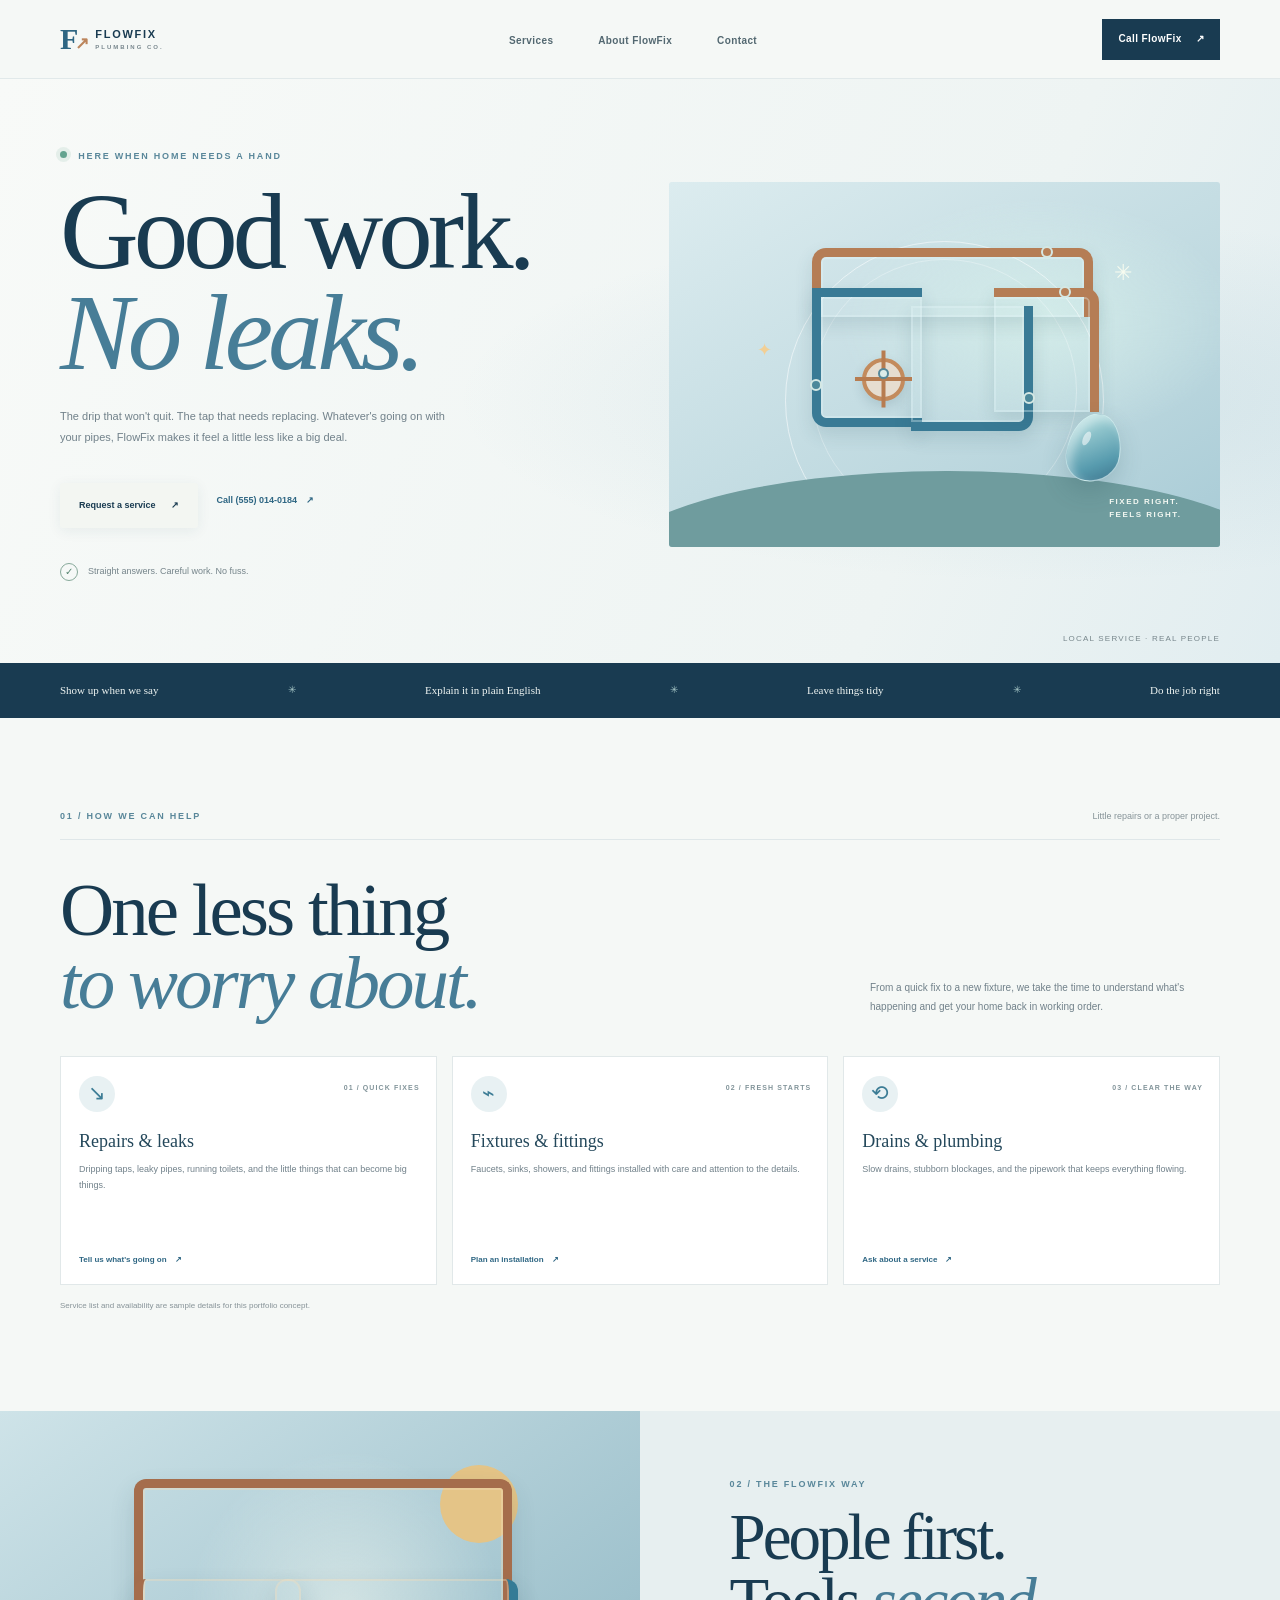
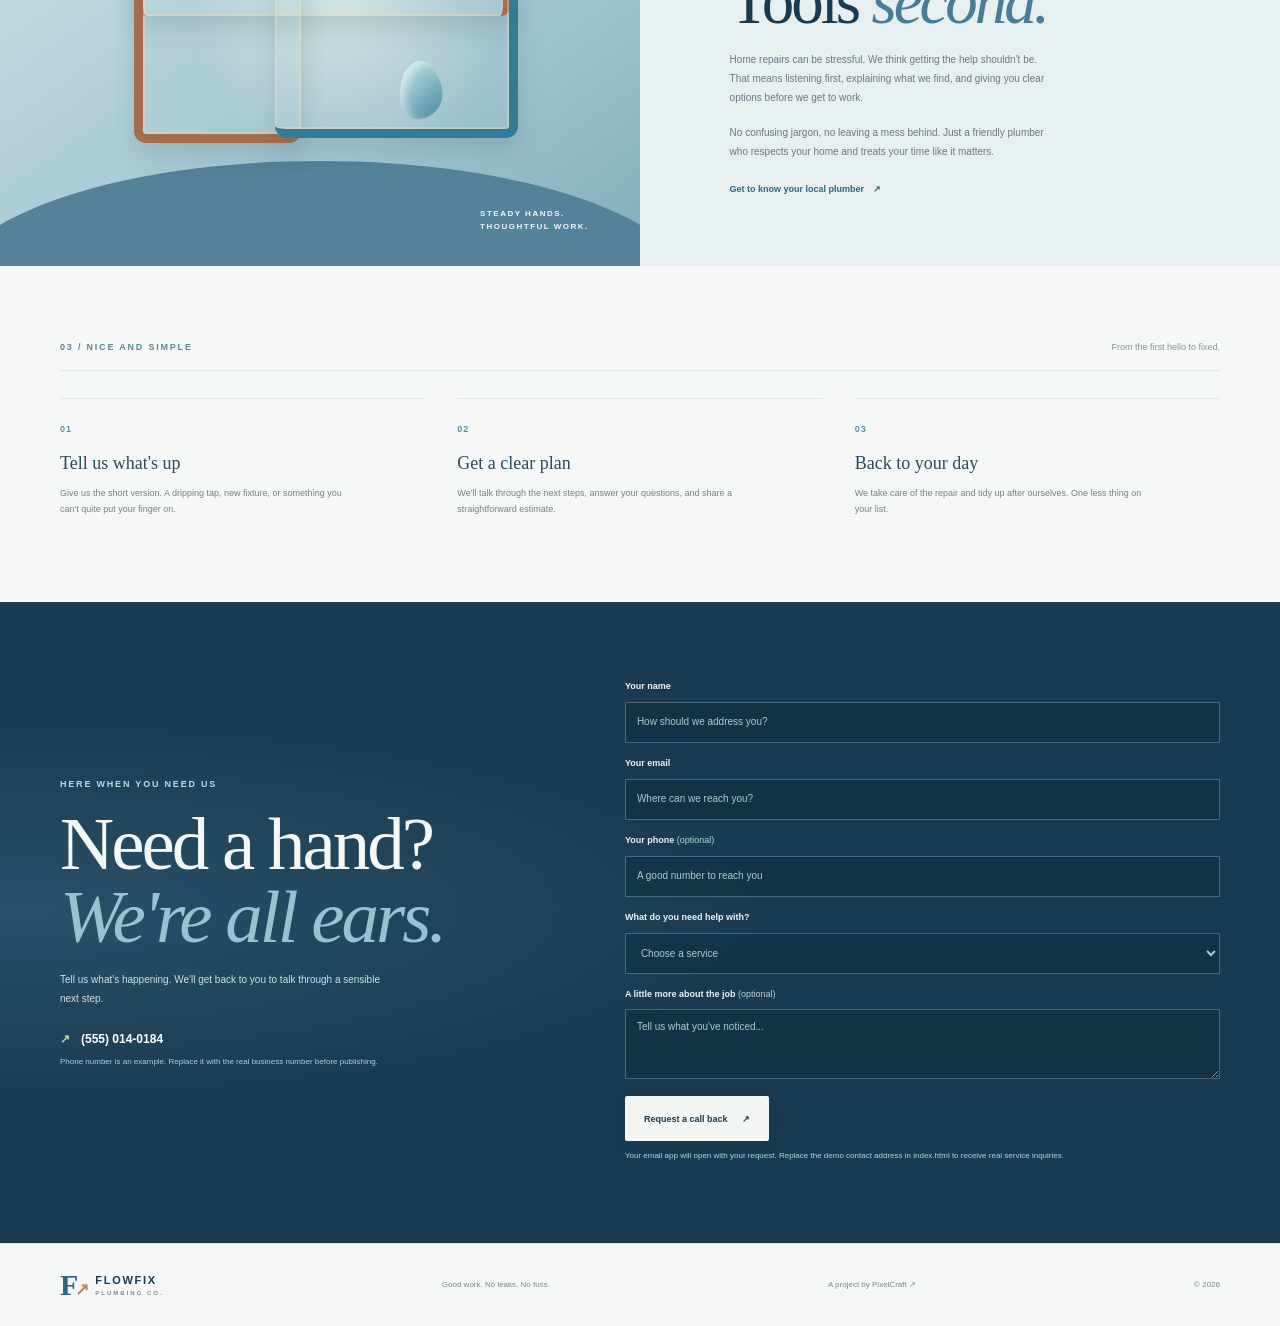
<file: pixel craft portfolio/barber shop/FlowFix Plumbing/index.html>
<!DOCTYPE html>
<html lang="en">
<head>
    <meta charset="UTF-8">
    <meta name="viewport" content="width=device-width, initial-scale=1.0">
    <meta name="theme-color" content="#f5f8f6">
    <meta name="description" content="FlowFix Plumbing is a neighborhood plumbing service concept for reliable repairs, installations, and straightforward service.">
    <title>FlowFix Plumbing — Good work. No leaks.</title>
    <link rel="stylesheet" href="index.css">
</head>
<body>
    <header class="site-header">
        <nav class="nav shell" aria-label="Main navigation">
            <a class="brand" href="#home" aria-label="FlowFix Plumbing home">
                <span class="brand-symbol" aria-hidden="true">F<span>↗</span></span>
                <span class="brand-name">FLOWFIX<small>PLUMBING CO.</small></span>
            </a>
            <button class="menu-toggle" type="button" aria-expanded="false" aria-controls="primary-navigation" aria-label="Open navigation">
                <span></span><span></span>
            </button>
            <ul class="nav-links" id="primary-navigation">
                <li><a href="#services">Services</a></li>
                <li><a href="#about">About FlowFix</a></li>
                <li><a href="#contact">Contact</a></li>
            </ul>
            <a class="nav-cta" href="tel:+15550140184">Call FlowFix <span aria-hidden="true">↗</span></a>
        </nav>
    </header>

    <main>
        <section class="hero" id="home">
            <div class="hero-inner shell">
                <div class="hero-copy">
                    <p class="eyebrow"><span class="status-dot" aria-hidden="true"></span> Here when home needs a hand</p>
                    <h1>Good work.<br><em>No leaks.</em></h1>
                    <p class="hero-description">The drip that won't quit. The tap that needs replacing. Whatever's going on with your pipes, FlowFix makes it feel a little less like a big deal.</p>
                    <div class="hero-actions">
                        <a class="button button-light" href="#request">Request a service <span aria-hidden="true">↗</span></a>
                        <a class="text-link" href="tel:+15550140184">Call (555) 014-0184 <span aria-hidden="true">↗</span></a>
                    </div>
                    <div class="hero-trust"><span class="trust-icon" aria-hidden="true">✓</span><span>Straight answers. Careful work. No fuss.</span></div>
                </div>
                <div class="hero-art" role="img" aria-label="Illustration of copper and blue water pipes with a flowing water drop">
                    <div class="art-ring art-ring-one"></div>
                    <div class="art-ring art-ring-two"></div>
                    <div class="pipe pipe-top"><span></span></div>
                    <div class="pipe pipe-left"><span></span></div>
                    <div class="pipe pipe-center"><span></span></div>
                    <div class="pipe pipe-right"><span></span></div>
                    <div class="valve"><i></i><b></b></div>
                    <div class="water-drop"><span></span></div>
                    <div class="art-sparkle sparkle-one">✳</div>
                    <div class="art-sparkle sparkle-two">✦</div>
                    <span class="art-caption">FIXED RIGHT.<br>FEELS RIGHT.</span>
                </div>
            </div>
            <span class="hero-index">LOCAL SERVICE · REAL PEOPLE</span>
        </section>

        <div class="promise-bar" aria-label="The FlowFix promise">
            <div class="promise-inner shell">
                <span>Show up when we say</span><span class="promise-mark" aria-hidden="true">✳</span>
                <span>Explain it in plain English</span><span class="promise-mark" aria-hidden="true">✳</span>
                <span>Leave things tidy</span><span class="promise-mark" aria-hidden="true">✳</span>
                <span>Do the job right</span>
            </div>
        </div>

        <section class="services section shell" id="services">
            <div class="section-topline"><p class="eyebrow">01 / How we can help</p><p class="side-note">Little repairs or a proper project.</p></div>
            <div class="section-heading">
                <h2>One less thing<br><em>to worry about.</em></h2>
                <p>From a quick fix to a new fixture, we take the time to understand what's happening and get your home back in working order.</p>
            </div>
            <div class="service-grid">
                <article class="service-card">
                    <span class="service-icon" aria-hidden="true">↘</span><span class="service-number">01 / QUICK FIXES</span>
                    <h3>Repairs &amp; leaks</h3><p>Dripping taps, leaky pipes, running toilets, and the little things that can become big things.</p>
                    <a href="#request">Tell us what's going on <span aria-hidden="true">↗</span></a>
                </article>
                <article class="service-card">
                    <span class="service-icon" aria-hidden="true">⌁</span><span class="service-number">02 / FRESH STARTS</span>
                    <h3>Fixtures &amp; fittings</h3><p>Faucets, sinks, showers, and fittings installed with care and attention to the details.</p>
                    <a href="#request">Plan an installation <span aria-hidden="true">↗</span></a>
                </article>
                <article class="service-card">
                    <span class="service-icon" aria-hidden="true">⟲</span><span class="service-number">03 / CLEAR THE WAY</span>
                    <h3>Drains &amp; plumbing</h3><p>Slow drains, stubborn blockages, and the pipework that keeps everything flowing.</p>
                    <a href="#request">Ask about a service <span aria-hidden="true">↗</span></a>
                </article>
            </div>
            <p class="concept-note">Service list and availability are sample details for this portfolio concept.</p>
        </section>

        <section class="about" id="about">
            <div class="about-art" role="img" aria-label="Graphic illustration of pipes and a water drop in blue and copper">
                <div class="about-sun"></div><div class="about-pipe about-pipe-one"></div><div class="about-pipe about-pipe-two"></div>
                <div class="about-pipe about-pipe-three"></div><div class="about-drop"></div>
                <span class="about-art-caption">STEADY HANDS.<br>THOUGHTFUL WORK.</span>
            </div>
            <div class="about-copy">
                <p class="eyebrow">02 / The FlowFix way</p>
                <h2>People first.<br>Tools <em>second.</em></h2>
                <p>Home repairs can be stressful. We think getting the help shouldn't be. That means listening first, explaining what we find, and giving you clear options before we get to work.</p>
                <p>No confusing jargon, no leaving a mess behind. Just a friendly plumber who respects your home and treats your time like it matters.</p>
                <a class="text-link" href="#request">Get to know your local plumber <span aria-hidden="true">↗</span></a>
            </div>
        </section>

        <section class="steps section shell">
            <div class="section-topline"><p class="eyebrow">03 / Nice and simple</p><p class="side-note">From the first hello to fixed.</p></div>
            <div class="steps-grid">
                <article><span>01</span><h3>Tell us what's up</h3><p>Give us the short version. A dripping tap, new fixture, or something you can't quite put your finger on.</p></article>
                <article><span>02</span><h3>Get a clear plan</h3><p>We'll talk through the next steps, answer your questions, and share a straightforward estimate.</p></article>
                <article><span>03</span><h3>Back to your day</h3><p>We take care of the repair and tidy up after ourselves. One less thing on your list.</p></article>
            </div>
        </section>

        <section class="contact" id="contact">
            <div class="contact-inner shell">
                <div class="contact-copy">
                    <p class="eyebrow">Here when you need us</p>
                    <h2>Need a hand?<br><em>We're all ears.</em></h2>
                    <p>Tell us what's happening. We'll get back to you to talk through a sensible next step.</p>
                    <a class="phone-link" href="tel:+15550140184"><span aria-hidden="true">↗</span> (555) 014-0184</a>
                    <small>Phone number is an example. Replace it with the real business number before publishing.</small>
                </div>
                <form class="request-form" id="service-form">
                    <label for="customer-name">Your name</label>
                    <input id="customer-name" name="name" type="text" placeholder="How should we address you?" autocomplete="name" required>
                    <label for="customer-email">Your email</label>
                    <input id="customer-email" name="email" type="email" placeholder="Where can we reach you?" autocomplete="email" required>
                    <label for="customer-phone">Your phone <span class="optional">(optional)</span></label>
                    <input id="customer-phone" name="phone" type="tel" placeholder="A good number to reach you" autocomplete="tel">
                    <label for="job-type">What do you need help with?</label>
                    <select id="job-type" name="service" required>
                        <option value="" disabled selected>Choose a service</option>
                        <option>Repair or leak</option>
                        <option>Fixture installation</option>
                        <option>Drain or pipework</option>
                        <option>Something else</option>
                    </select>
                    <label for="job-details">A little more about the job <span class="optional">(optional)</span></label>
                    <textarea id="job-details" name="details" rows="3" placeholder="Tell us what you've noticed..."></textarea>
                    <button class="button button-light" type="submit">Request a call back <span aria-hidden="true">↗</span></button>
                    <p class="form-note">Your email app will open with your request. Replace the demo contact address in index.html to receive real service inquiries.</p>
                    <p class="form-message" id="form-message" role="status" aria-live="polite"></p>
                </form>
            </div>
        </section>
    </main>

    <footer class="footer">
        <div class="footer-inner shell">
            <a class="brand" href="#home" aria-label="FlowFix Plumbing home">
                <span class="brand-symbol" aria-hidden="true">F<span>↗</span></span>
                <span class="brand-name">FLOWFIX<small>PLUMBING CO.</small></span>
            </a>
            <p>Good work. No leaks. No fuss.</p>
            <a class="footer-portfolio" href="../../index.html">A project by PixelCraft <span aria-hidden="true">↗</span></a>
            <span class="footer-year">© <span id="current-year">2026</span></span>
        </div>
    </footer>

    <script>
        const menuToggle = document.querySelector(".menu-toggle");
        const navigation = document.querySelector("#primary-navigation");

        function closeMenu() {
            menuToggle.setAttribute("aria-expanded", "false");
            menuToggle.setAttribute("aria-label", "Open navigation");
            navigation.classList.remove("is-open");
        }

        menuToggle.addEventListener("click", () => {
            const isOpen = menuToggle.getAttribute("aria-expanded") === "true";
            menuToggle.setAttribute("aria-expanded", String(!isOpen));
            menuToggle.setAttribute("aria-label", isOpen ? "Open navigation" : "Close navigation");
            navigation.classList.toggle("is-open", !isOpen);
        });

        navigation.querySelectorAll("a").forEach((link) => {
            link.addEventListener("click", closeMenu);
        });

        document.addEventListener("keydown", (event) => {
            if (event.key === "Escape") closeMenu();
        });

        document.querySelector("#current-year").textContent = new Date().getFullYear();

        document.querySelector("#service-form").addEventListener("submit", (event) => {
            event.preventDefault();
            if (!event.currentTarget.reportValidity()) return;

            const formData = new FormData(event.currentTarget);
            const subject = `Plumbing service request — ${formData.get("service")}`;
            const body = [
                `Name: ${formData.get("name")}`,
                `Email: ${formData.get("email")}`,
                `Phone: ${formData.get("phone") || "Not provided"}`,
                `Service: ${formData.get("service")}`,
                `Details: ${formData.get("details") || "None"}`
            ].join("\n");
            window.location.href = `mailto:hello@example.com?subject=${encodeURIComponent(subject)}&body=${encodeURIComponent(body)}`;
            document.querySelector("#form-message").textContent = "Your email app should open with your service request ready to send.";
        });
    </script>
</body>
</html>
</file>
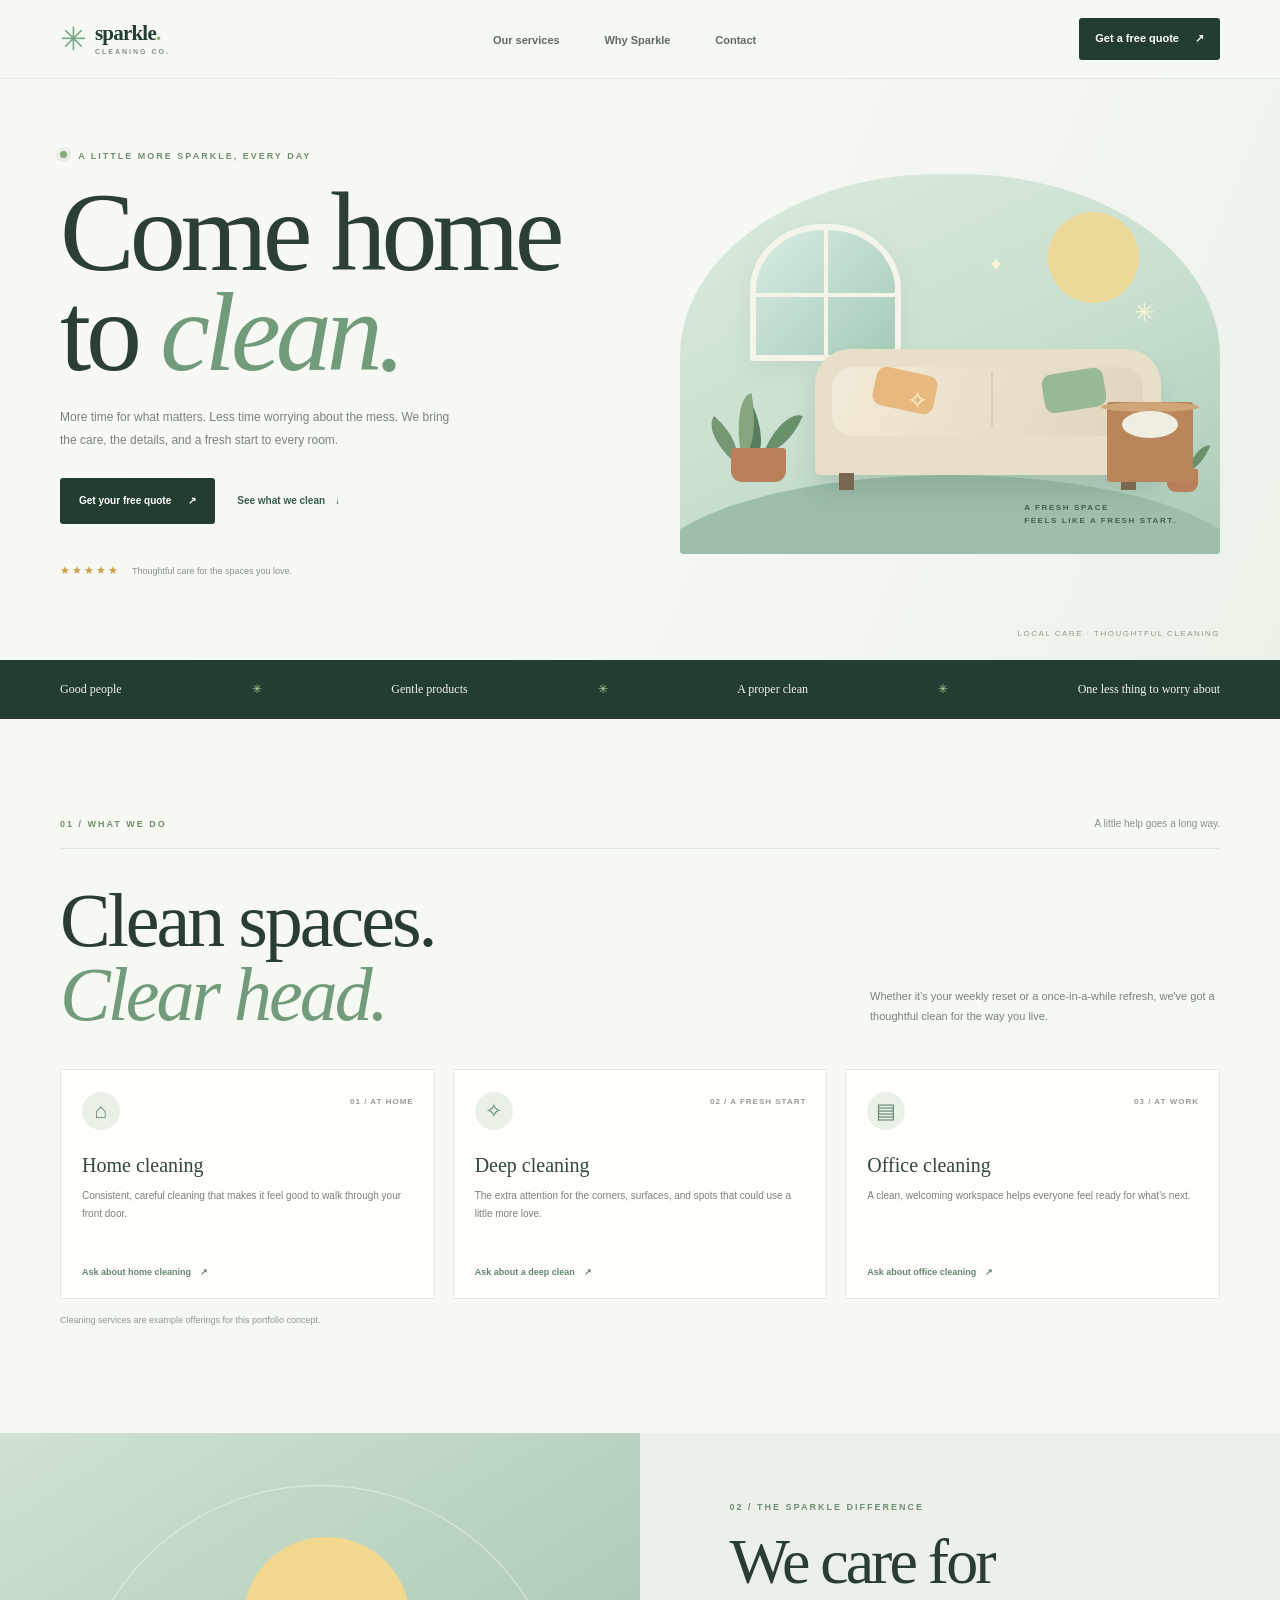
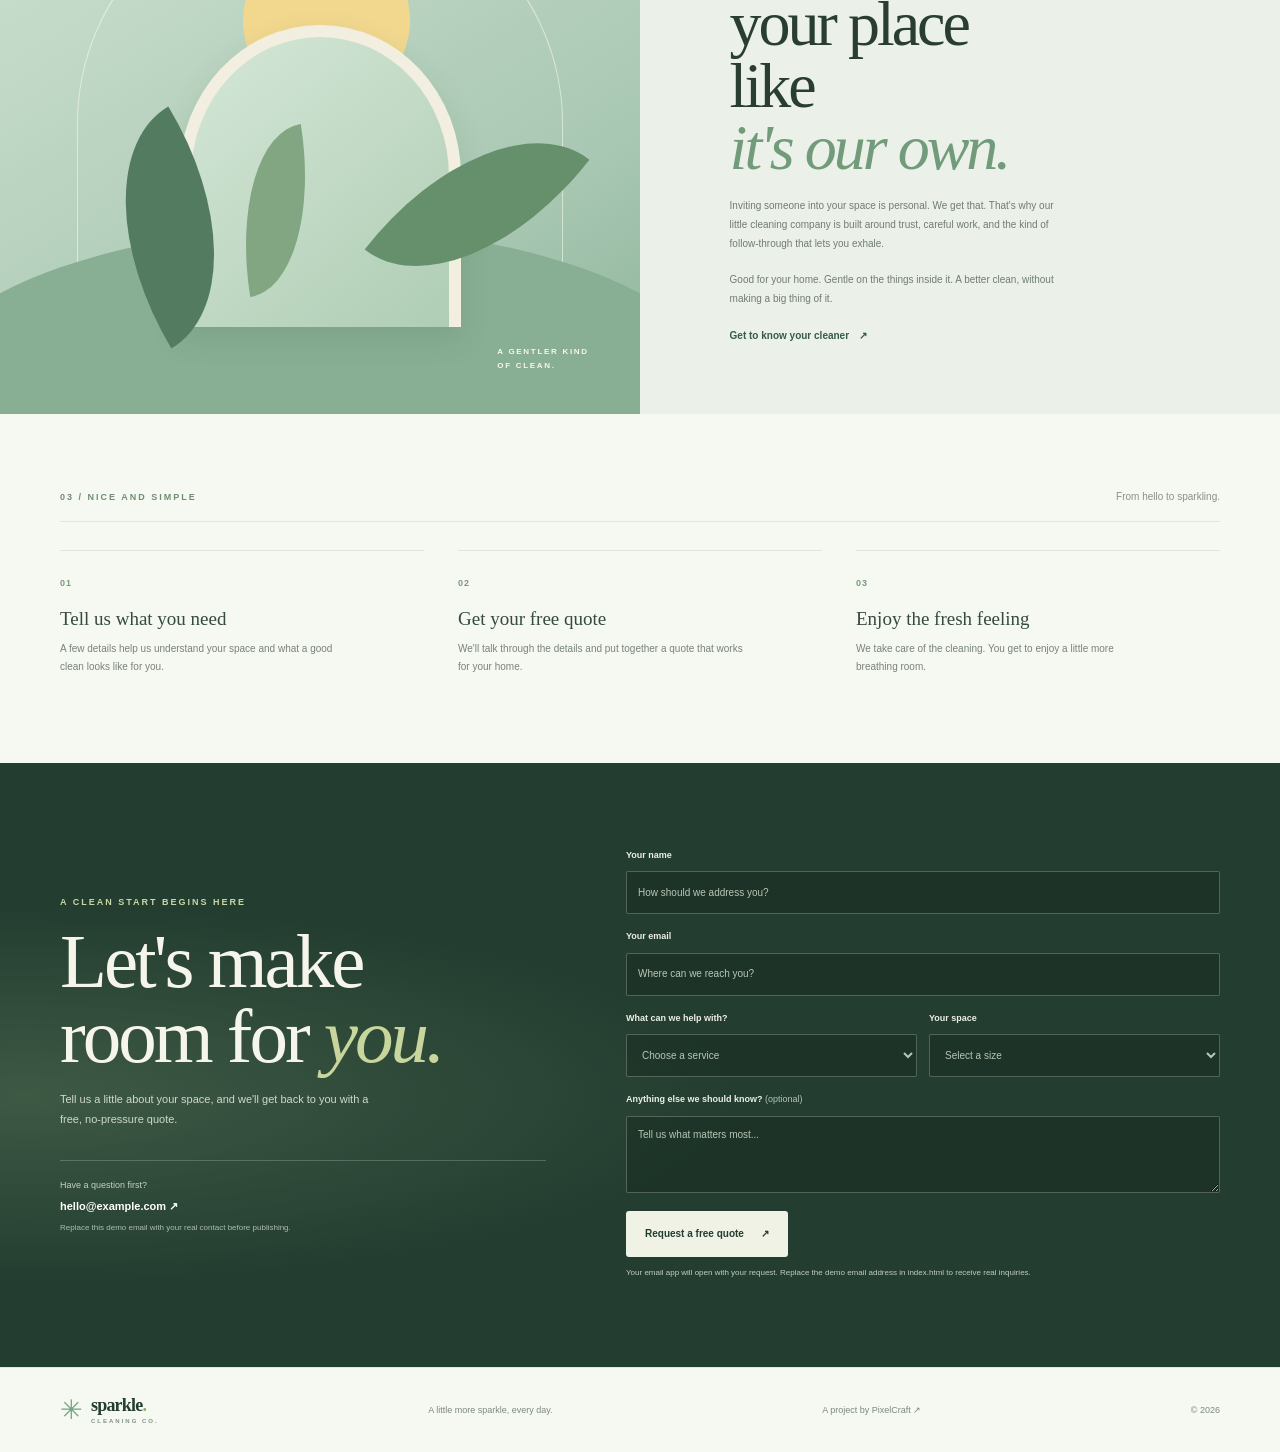
<file: pixel craft portfolio/barber shop/sparkle cleanin .co/index.html>
<!DOCTYPE html>
<html lang="en">
<head>
    <meta charset="UTF-8">
    <meta name="viewport" content="width=device-width, initial-scale=1.0">
    <meta name="theme-color" content="#f6f8f2">
    <meta name="description" content="Sparkle Cleaning Co. is a friendly home and office cleaning concept for fresh spaces and less to worry about.">
    <title>Sparkle Cleaning Co. — Come home to clean.</title>
    <link rel="stylesheet" href="index.css">
</head>
<body>
    <header class="site-header">
        <nav class="nav shell" aria-label="Main navigation">
            <a class="brand" href="#home" aria-label="Sparkle Cleaning Co. home">
                <span class="brand-symbol" aria-hidden="true">✳</span>
                <span class="brand-name">sparkle<span>.</span><small>CLEANING CO.</small></span>
            </a>
            <button class="menu-toggle" type="button" aria-expanded="false" aria-controls="primary-navigation" aria-label="Open navigation">
                <span></span><span></span>
            </button>
            <ul class="nav-links" id="primary-navigation">
                <li><a href="#services">Our services</a></li>
                <li><a href="#about">Why Sparkle</a></li>
                <li><a href="#contact">Contact</a></li>
            </ul>
            <a class="nav-cta" href="#quote">Get a free quote <span aria-hidden="true">↗</span></a>
        </nav>
    </header>

    <main>
        <section class="hero" id="home">
            <div class="hero-inner shell">
                <div class="hero-copy">
                    <p class="eyebrow"><span class="live-dot" aria-hidden="true"></span> A little more sparkle, every day</p>
                    <h1>Come home<br>to <span>clean.</span></h1>
                    <p class="hero-description">More time for what matters. Less time worrying about the mess. We bring the care, the details, and a fresh start to every room.</p>
                    <div class="hero-actions">
                        <a class="button button-dark" href="#quote">Get your free quote <span aria-hidden="true">↗</span></a>
                        <a class="text-link" href="#services">See what we clean <span aria-hidden="true">↓</span></a>
                    </div>
                    <div class="hero-trust"><span class="trust-stars" aria-label="Five stars">★★★★★</span><span>Thoughtful care for the spaces you love.</span></div>
                </div>
                <div class="hero-art" role="img" aria-label="Illustration of a sunny, freshly cleaned living room">
                    <div class="sun-disc"></div>
                    <div class="window"><span></span><span></span></div>
                    <div class="plant plant-one"><i></i><i></i><i></i><i></i><b></b></div>
                    <div class="plant plant-two"><i></i><i></i><i></i><b></b></div>
                    <div class="sofa"><span></span><i></i><b></b></div>
                    <div class="side-table"><span></span></div>
                    <div class="sparkle sparkle-one">✳</div>
                    <div class="sparkle sparkle-two">✦</div>
                    <div class="sparkle sparkle-three">✧</div>
                    <div class="art-caption">A FRESH SPACE<br>FEELS LIKE A FRESH START.</div>
                </div>
            </div>
            <span class="hero-index">LOCAL CARE · THOUGHTFUL CLEANING</span>
        </section>

        <div class="promise-bar" aria-label="Our cleaning promise">
            <div class="promise-inner shell">
                <span>Good people</span><span class="promise-star" aria-hidden="true">✳</span>
                <span>Gentle products</span><span class="promise-star" aria-hidden="true">✳</span>
                <span>A proper clean</span><span class="promise-star" aria-hidden="true">✳</span>
                <span>One less thing to worry about</span>
            </div>
        </div>

        <section class="services section shell" id="services">
            <div class="section-topline"><p class="eyebrow">01 / What we do</p><p class="side-note">A little help goes a long way.</p></div>
            <div class="section-heading">
                <h2>Clean spaces.<br><span>Clear head.</span></h2>
                <p>Whether it's your weekly reset or a once-in-a-while refresh, we've got a thoughtful clean for the way you live.</p>
            </div>
            <div class="service-grid">
                <article class="service-card">
                    <span class="service-icon" aria-hidden="true">⌂</span><span class="service-no">01 / AT HOME</span>
                    <h3>Home cleaning</h3><p>Consistent, careful cleaning that makes it feel good to walk through your front door.</p>
                    <a href="#quote">Ask about home cleaning <span aria-hidden="true">↗</span></a>
                </article>
                <article class="service-card">
                    <span class="service-icon" aria-hidden="true">✧</span><span class="service-no">02 / A FRESH START</span>
                    <h3>Deep cleaning</h3><p>The extra attention for the corners, surfaces, and spots that could use a little more love.</p>
                    <a href="#quote">Ask about a deep clean <span aria-hidden="true">↗</span></a>
                </article>
                <article class="service-card">
                    <span class="service-icon" aria-hidden="true">▤</span><span class="service-no">03 / AT WORK</span>
                    <h3>Office cleaning</h3><p>A clean, welcoming workspace helps everyone feel ready for what's next.</p>
                    <a href="#quote">Ask about office cleaning <span aria-hidden="true">↗</span></a>
                </article>
            </div>
            <p class="concept-note">Cleaning services are example offerings for this portfolio concept.</p>
        </section>

        <section class="about" id="about">
            <div class="about-art" role="img" aria-label="Graphic illustration of leaves and a clean, peaceful home">
                <div class="about-sun"></div><div class="about-arch"></div>
                <div class="about-leaf leaf-one"></div><div class="about-leaf leaf-two"></div><div class="about-leaf leaf-three"></div>
                <span class="about-art-note">A GENTLER KIND<br>OF CLEAN.</span>
            </div>
            <div class="about-copy">
                <p class="eyebrow">02 / The Sparkle difference</p>
                <h2>We care for<br>your place like<br><em>it's our own.</em></h2>
                <p>Inviting someone into your space is personal. We get that. That's why our little cleaning company is built around trust, careful work, and the kind of follow-through that lets you exhale.</p>
                <p>Good for your home. Gentle on the things inside it. A better clean, without making a big thing of it.</p>
                <a class="text-link" href="#quote">Get to know your cleaner <span aria-hidden="true">↗</span></a>
            </div>
        </section>

        <section class="steps section shell">
            <div class="section-topline"><p class="eyebrow">03 / Nice and simple</p><p class="side-note">From hello to sparkling.</p></div>
            <div class="steps-grid">
                <article><span>01</span><h3>Tell us what you need</h3><p>A few details help us understand your space and what a good clean looks like for you.</p></article>
                <article><span>02</span><h3>Get your free quote</h3><p>We'll talk through the details and put together a quote that works for your home.</p></article>
                <article><span>03</span><h3>Enjoy the fresh feeling</h3><p>We take care of the cleaning. You get to enjoy a little more breathing room.</p></article>
            </div>
        </section>

        <section class="quote" id="quote">
            <div class="quote-inner shell">
                <div class="quote-copy">
                    <p class="eyebrow">A clean start begins here</p>
                    <h2>Let's make<br>room for <em>you.</em></h2>
                    <p>Tell us a little about your space, and we'll get back to you with a free, no-pressure quote.</p>
                    <div class="contact-details" id="contact"><span>Have a question first?</span><a href="mailto:hello@example.com">hello@example.com <span aria-hidden="true">↗</span></a><small>Replace this demo email with your real contact before publishing.</small></div>
                </div>
                <form class="quote-form" id="quote-form">
                    <label for="customer-name">Your name</label>
                    <input id="customer-name" name="name" type="text" placeholder="How should we address you?" autocomplete="name" required>

                    <label for="customer-email">Your email</label>
                    <input id="customer-email" name="email" type="email" placeholder="Where can we reach you?" autocomplete="email" required>

                    <div class="form-row">
                        <div>
                            <label for="cleaning-service">What can we help with?</label>
                            <select id="cleaning-service" name="service" required>
                                <option value="" disabled selected>Choose a service</option>
                                <option>Home cleaning</option>
                                <option>Deep cleaning</option>
                                <option>Office cleaning</option>
                                <option>Something else</option>
                            </select>
                        </div>
                        <div>
                            <label for="space-size">Your space</label>
                            <select id="space-size" name="space" required>
                                <option value="" disabled selected>Select a size</option>
                                <option>Small (1–2 rooms)</option>
                                <option>Medium (3–4 rooms)</option>
                                <option>Large (5+ rooms)</option>
                                <option>Office / other</option>
                            </select>
                        </div>
                    </div>

                    <label for="customer-notes">Anything else we should know? <span class="optional">(optional)</span></label>
                    <textarea id="customer-notes" name="notes" rows="3" placeholder="Tell us what matters most..."></textarea>

                    <button class="button button-light" type="submit">Request a free quote <span aria-hidden="true">↗</span></button>
                    <p class="form-note">Your email app will open with your request. Replace the demo email address in index.html to receive real inquiries.</p>
                    <p class="form-message" id="form-message" role="status" aria-live="polite"></p>
                </form>
            </div>
        </section>
    </main>

    <footer class="footer">
        <div class="footer-inner shell">
            <a class="brand" href="#home" aria-label="Sparkle Cleaning Co. home">
                <span class="brand-symbol" aria-hidden="true">✳</span>
                <span class="brand-name">sparkle<span>.</span><small>CLEANING CO.</small></span>
            </a>
            <p>A little more sparkle, every day.</p>
            <a class="footer-portfolio" href="../../index.html">A project by PixelCraft <span aria-hidden="true">↗</span></a>
            <span class="footer-year">© <span id="current-year">2026</span></span>
        </div>
    </footer>

    <script>
        const menuToggle = document.querySelector(".menu-toggle");
        const navigation = document.querySelector("#primary-navigation");

        function closeMenu() {
            menuToggle.setAttribute("aria-expanded", "false");
            menuToggle.setAttribute("aria-label", "Open navigation");
            navigation.classList.remove("is-open");
        }

        menuToggle.addEventListener("click", () => {
            const isOpen = menuToggle.getAttribute("aria-expanded") === "true";
            menuToggle.setAttribute("aria-expanded", String(!isOpen));
            menuToggle.setAttribute("aria-label", isOpen ? "Open navigation" : "Close navigation");
            navigation.classList.toggle("is-open", !isOpen);
        });

        navigation.querySelectorAll("a").forEach((link) => {
            link.addEventListener("click", closeMenu);
        });

        document.addEventListener("keydown", (event) => {
            if (event.key === "Escape") closeMenu();
        });

        document.querySelector("#current-year").textContent = new Date().getFullYear();

        document.querySelector("#quote-form").addEventListener("submit", (event) => {
            event.preventDefault();
            if (!event.currentTarget.reportValidity()) return;

            const formData = new FormData(event.currentTarget);
            const subject = `Free cleaning quote — ${formData.get("service")}`;
            const body = [
                `Name: ${formData.get("name")}`,
                `Email: ${formData.get("email")}`,
                `Service: ${formData.get("service")}`,
                `Space: ${formData.get("space")}`,
                `Additional details: ${formData.get("notes") || "None"}`
            ].join("\n");
            window.location.href = `mailto:hello@example.com?subject=${encodeURIComponent(subject)}&body=${encodeURIComponent(body)}`;
            document.querySelector("#form-message").textContent = "Your email app should open with your quote request ready to send.";
        });
    </script>
</body>
</html>
</file>
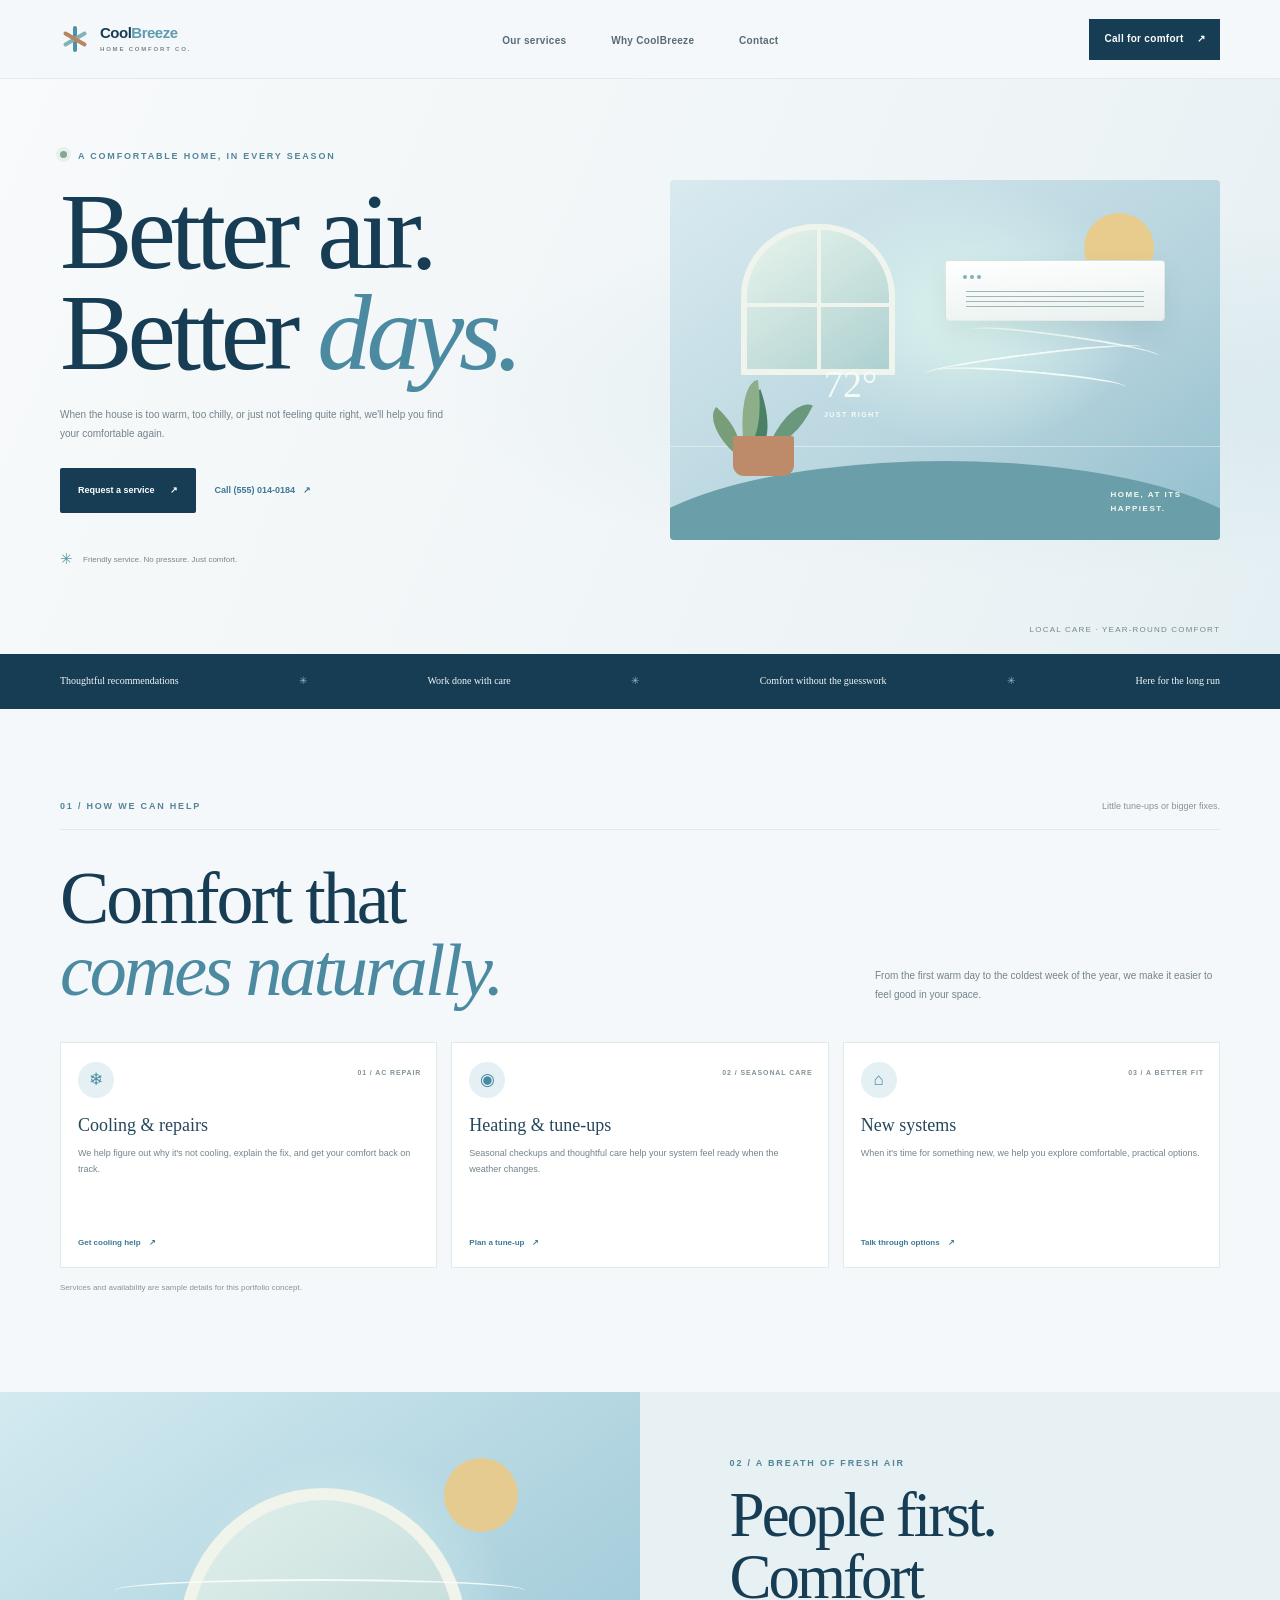
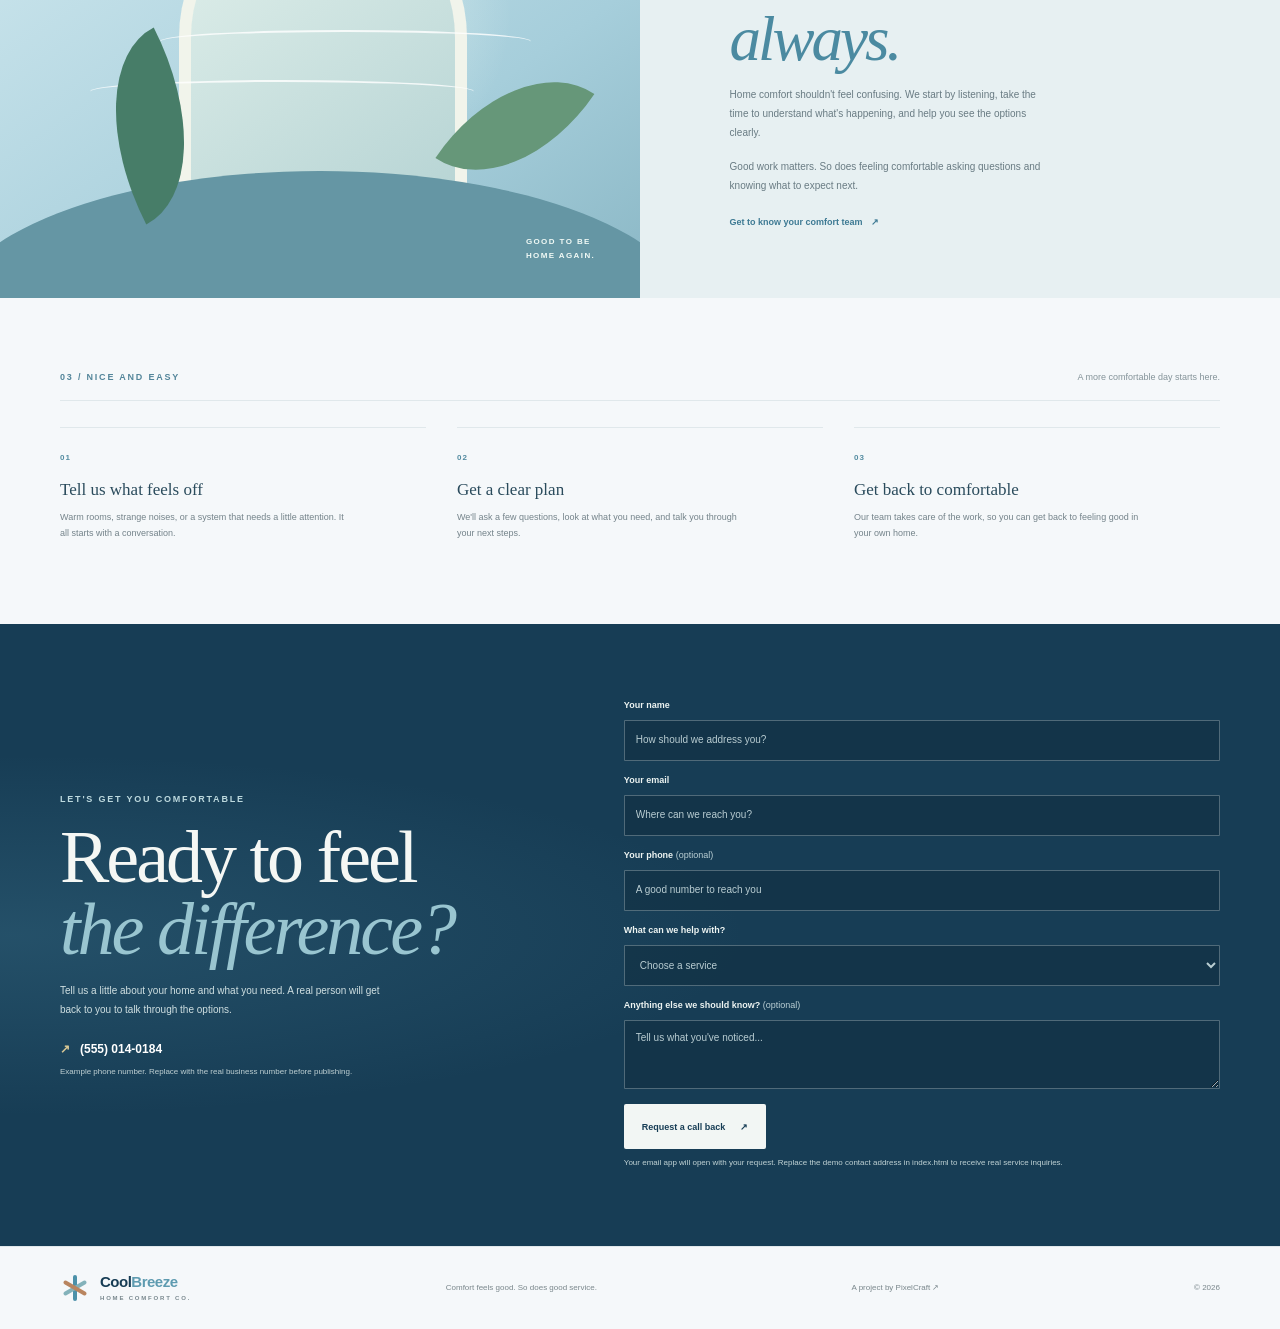
<file: pixel craft portfolio/olive and oak resturant/Coolbreeze/index.html>
<!DOCTYPE html>
<html lang="en">
<head>
    <meta charset="UTF-8">
    <meta name="viewport" content="width=device-width, initial-scale=1.0">
    <meta name="theme-color" content="#f5f8fa">
    <meta name="description" content="CoolBreeze is a friendly heating and cooling service concept for home comfort, AC repair, and seasonal maintenance.">
    <title>CoolBreeze — Feel good at home.</title>
    <link rel="stylesheet" href="index.css">
</head>
<body>
    <header class="site-header">
        <nav class="nav shell" aria-label="Main navigation">
            <a class="brand" href="#home" aria-label="CoolBreeze home">
                <span class="brand-mark" aria-hidden="true"><i></i><i></i><i></i></span>
                <span class="brand-name">Cool<span>Breeze</span><small>HOME COMFORT CO.</small></span>
            </a>
            <button class="menu-toggle" type="button" aria-expanded="false" aria-controls="primary-navigation" aria-label="Open navigation">
                <span></span><span></span>
            </button>
            <ul class="nav-links" id="primary-navigation">
                <li><a href="#services">Our services</a></li>
                <li><a href="#about">Why CoolBreeze</a></li>
                <li><a href="#contact">Contact</a></li>
            </ul>
            <a class="nav-cta" href="tel:+15550140184">Call for comfort <span aria-hidden="true">↗</span></a>
        </nav>
    </header>

    <main>
        <section class="hero" id="home">
            <div class="hero-inner shell">
                <div class="hero-copy">
                    <p class="eyebrow"><span class="status-dot" aria-hidden="true"></span> A comfortable home, in every season</p>
                    <h1>Better air.<br>Better <em>days.</em></h1>
                    <p class="hero-description">When the house is too warm, too chilly, or just not feeling quite right, we'll help you find your comfortable again.</p>
                    <div class="hero-actions">
                        <a class="button button-dark" href="#request">Request a service <span aria-hidden="true">↗</span></a>
                        <a class="text-link" href="tel:+15550140184">Call (555) 014-0184 <span aria-hidden="true">↗</span></a>
                    </div>
                    <div class="hero-trust"><span class="trust-icon" aria-hidden="true">✳</span><span>Friendly service. No pressure. Just comfort.</span></div>
                </div>
                <div class="hero-art" role="img" aria-label="Illustration of cool air flowing gently through a sunny home">
                    <div class="art-sun"></div>
                    <div class="art-window"><span></span></div>
                    <div class="air-unit">
                        <span class="unit-mark"><i></i><i></i><i></i></span>
                        <span class="unit-vents"><i></i><i></i><i></i><i></i></span>
                    </div>
                    <div class="air-flow flow-one"></div>
                    <div class="air-flow flow-two"></div>
                    <div class="air-flow flow-three"></div>
                    <div class="plant"><i></i><i></i><i></i><i></i><b></b></div>
                    <div class="room-horizon"></div>
                    <span class="art-caption">HOME, AT ITS<br>HAPPIEST.</span>
                    <span class="art-degree">72° <small>JUST RIGHT</small></span>
                </div>
            </div>
            <span class="hero-index">LOCAL CARE · YEAR-ROUND COMFORT</span>
        </section>

        <div class="promise-bar" aria-label="Our home comfort promise">
            <div class="promise-inner shell">
                <span>Thoughtful recommendations</span><span class="promise-mark" aria-hidden="true">✳</span>
                <span>Work done with care</span><span class="promise-mark" aria-hidden="true">✳</span>
                <span>Comfort without the guesswork</span><span class="promise-mark" aria-hidden="true">✳</span>
                <span>Here for the long run</span>
            </div>
        </div>

        <section class="services section shell" id="services">
            <div class="section-topline"><p class="eyebrow">01 / How we can help</p><p class="side-note">Little tune-ups or bigger fixes.</p></div>
            <div class="section-heading">
                <h2>Comfort that<br><em>comes naturally.</em></h2>
                <p>From the first warm day to the coldest week of the year, we make it easier to feel good in your space.</p>
            </div>
            <div class="service-grid">
                <article class="service-card">
                    <span class="service-icon" aria-hidden="true">❄</span><span class="service-number">01 / AC REPAIR</span>
                    <h3>Cooling &amp; repairs</h3><p>We help figure out why it's not cooling, explain the fix, and get your comfort back on track.</p>
                    <a href="#request">Get cooling help <span aria-hidden="true">↗</span></a>
                </article>
                <article class="service-card">
                    <span class="service-icon" aria-hidden="true">◉</span><span class="service-number">02 / SEASONAL CARE</span>
                    <h3>Heating &amp; tune-ups</h3><p>Seasonal checkups and thoughtful care help your system feel ready when the weather changes.</p>
                    <a href="#request">Plan a tune-up <span aria-hidden="true">↗</span></a>
                </article>
                <article class="service-card">
                    <span class="service-icon" aria-hidden="true">⌂</span><span class="service-number">03 / A BETTER FIT</span>
                    <h3>New systems</h3><p>When it's time for something new, we help you explore comfortable, practical options.</p>
                    <a href="#request">Talk through options <span aria-hidden="true">↗</span></a>
                </article>
            </div>
            <p class="concept-note">Services and availability are sample details for this portfolio concept.</p>
        </section>

        <section class="about" id="about">
            <div class="about-art" role="img" aria-label="Abstract illustration of a cool blue breeze passing through a home">
                <div class="about-sun"></div><div class="about-arch"></div>
                <div class="about-breeze breeze-one"></div><div class="about-breeze breeze-two"></div><div class="about-breeze breeze-three"></div>
                <div class="about-leaf leaf-one"></div><div class="about-leaf leaf-two"></div>
                <span class="about-art-caption">GOOD TO BE<br>HOME AGAIN.</span>
            </div>
            <div class="about-copy">
                <p class="eyebrow">02 / A breath of fresh air</p>
                <h2>People first.<br>Comfort <em>always.</em></h2>
                <p>Home comfort shouldn't feel confusing. We start by listening, take the time to understand what's happening, and help you see the options clearly.</p>
                <p>Good work matters. So does feeling comfortable asking questions and knowing what to expect next.</p>
                <a class="text-link" href="#request">Get to know your comfort team <span aria-hidden="true">↗</span></a>
            </div>
        </section>

        <section class="steps section shell">
            <div class="section-topline"><p class="eyebrow">03 / Nice and easy</p><p class="side-note">A more comfortable day starts here.</p></div>
            <div class="steps-grid">
                <article><span>01</span><h3>Tell us what feels off</h3><p>Warm rooms, strange noises, or a system that needs a little attention. It all starts with a conversation.</p></article>
                <article><span>02</span><h3>Get a clear plan</h3><p>We'll ask a few questions, look at what you need, and talk you through your next steps.</p></article>
                <article><span>03</span><h3>Get back to comfortable</h3><p>Our team takes care of the work, so you can get back to feeling good in your own home.</p></article>
            </div>
        </section>

        <section class="contact" id="contact">
            <div class="contact-inner shell">
                <div class="contact-copy">
                    <p class="eyebrow">Let's get you comfortable</p>
                    <h2>Ready to feel<br><em>the difference?</em></h2>
                    <p>Tell us a little about your home and what you need. A real person will get back to you to talk through the options.</p>
                    <a class="phone-link" href="tel:+15550140184"><span aria-hidden="true">↗</span> (555) 014-0184</a>
                    <small>Example phone number. Replace with the real business number before publishing.</small>
                </div>
                <form class="request-form" id="service-form">
                    <label for="customer-name">Your name</label>
                    <input id="customer-name" name="name" type="text" placeholder="How should we address you?" autocomplete="name" required>

                    <label for="customer-email">Your email</label>
                    <input id="customer-email" name="email" type="email" placeholder="Where can we reach you?" autocomplete="email" required>

                    <label for="customer-phone">Your phone <span class="optional">(optional)</span></label>
                    <input id="customer-phone" name="phone" type="tel" placeholder="A good number to reach you" autocomplete="tel">

                    <label for="service-type">What can we help with?</label>
                    <select id="service-type" name="service" required>
                        <option value="" disabled selected>Choose a service</option>
                        <option>AC repair or cooling</option>
                        <option>Heating or seasonal tune-up</option>
                        <option>New system or installation</option>
                        <option>Something else</option>
                    </select>

                    <label for="service-details">Anything else we should know? <span class="optional">(optional)</span></label>
                    <textarea id="service-details" name="details" rows="3" placeholder="Tell us what you've noticed..."></textarea>

                    <button class="button button-light" type="submit">Request a call back <span aria-hidden="true">↗</span></button>
                    <p class="form-note">Your email app will open with your request. Replace the demo contact address in index.html to receive real service inquiries.</p>
                    <p class="form-message" id="form-message" role="status" aria-live="polite"></p>
                </form>
            </div>
        </section>
    </main>

    <footer class="footer">
        <div class="footer-inner shell">
            <a class="brand" href="#home" aria-label="CoolBreeze home">
                <span class="brand-mark" aria-hidden="true"><i></i><i></i><i></i></span>
                <span class="brand-name">Cool<span>Breeze</span><small>HOME COMFORT CO.</small></span>
            </a>
            <p>Comfort feels good. So does good service.</p>
            <a class="footer-portfolio" href="../../index.html">A project by PixelCraft <span aria-hidden="true">↗</span></a>
            <span class="footer-year">© <span id="current-year">2026</span></span>
        </div>
    </footer>

    <script>
        const menuToggle = document.querySelector(".menu-toggle");
        const navigation = document.querySelector("#primary-navigation");

        function closeMenu() {
            menuToggle.setAttribute("aria-expanded", "false");
            menuToggle.setAttribute("aria-label", "Open navigation");
            navigation.classList.remove("is-open");
        }

        menuToggle.addEventListener("click", () => {
            const isOpen = menuToggle.getAttribute("aria-expanded") === "true";
            menuToggle.setAttribute("aria-expanded", String(!isOpen));
            menuToggle.setAttribute("aria-label", isOpen ? "Open navigation" : "Close navigation");
            navigation.classList.toggle("is-open", !isOpen);
        });

        navigation.querySelectorAll("a").forEach((link) => {
            link.addEventListener("click", closeMenu);
        });

        document.addEventListener("keydown", (event) => {
            if (event.key === "Escape") closeMenu();
        });

        document.querySelector("#current-year").textContent = new Date().getFullYear();

        document.querySelector("#service-form").addEventListener("submit", (event) => {
            event.preventDefault();
            if (!event.currentTarget.reportValidity()) return;

            const formData = new FormData(event.currentTarget);
            const subject = `Home comfort service request — ${formData.get("service")}`;
            const body = [
                `Name: ${formData.get("name")}`,
                `Email: ${formData.get("email")}`,
                `Phone: ${formData.get("phone") || "Not provided"}`,
                `Service: ${formData.get("service")}`,
                `Details: ${formData.get("details") || "None"}`
            ].join("\n");
            window.location.href = `mailto:hello@example.com?subject=${encodeURIComponent(subject)}&body=${encodeURIComponent(body)}`;
            document.querySelector("#form-message").textContent = "Your email app should open with your service request ready to send.";
        });
    </script>
</body>
</html>
</file>
<file: pixel craft portfolio/style.css>
:root {
    color-scheme: light;
    --paper: #f7f8f3;
    --paper-deep: #edf1e8;
    --ink: #20291f;
    --muted: #70796d;
    --green: #89984c;
    --green-dark: #243528;
    --line: #e2e7dc;
    --shell: 1240px;
}

* {
    box-sizing: border-box;
    margin: 0;
    padding: 0;
}

html {
    scroll-behavior: smooth;
    scroll-padding-top: 88px;
}

body {
    background: var(--paper);
    color: var(--ink);
    font-family: Arial, Helvetica, sans-serif;
    line-height: 1.6;
    -webkit-font-smoothing: antialiased;
}

a {
    color: inherit;
    text-decoration: none;
}

button,
a {
    -webkit-tap-highlight-color: transparent;
}

a:focus-visible,
button:focus-visible {
    outline: 3px solid var(--green);
    outline-offset: 4px;
}

.page-shell,
.section-shell {
    width: min(var(--shell), calc(100% - 112px));
    margin-inline: auto;
}

.site-header {
    position: sticky;
    z-index: 10;
    top: 0;
    border-bottom: 1px solid rgb(226 231 220 / 80%);
    background: rgb(247 248 243 / 92%);
    backdrop-filter: blur(14px);
}

.navbar {
    position: relative;
    display: flex;
    min-height: 78px;
    align-items: center;
    justify-content: space-between;
    gap: 32px;
}

.logo {
    flex-shrink: 0;
    font-size: 24px;
    font-weight: 800;
    letter-spacing: -1.6px;
}

.logo span {
    color: var(--green);
}

.nav-links {
    display: flex;
    align-items: center;
    gap: clamp(22px, 3.2vw, 46px);
    list-style: none;
}

.nav-links a,
.text-link {
    color: #4f594c;
    font-size: 13px;
    font-weight: 600;
    transition: color 180ms ease;
}

.nav-links a:hover,
.text-link:hover {
    color: var(--green);
}

.nav-button,
.button {
    display: inline-flex;
    min-height: 48px;
    align-items: center;
    justify-content: center;
    gap: 12px;
    border: 1px solid transparent;
    border-radius: 999px;
    background: var(--green-dark);
    color: #fff;
    font-size: 13px;
    font-weight: 700;
    transition: background-color 180ms ease, transform 180ms ease, box-shadow 180ms ease;
}

.nav-button {
    min-height: 42px;
    padding: 0 20px;
}

.button {
    padding: 0 24px;
}

.nav-button:hover,
.button:hover {
    transform: translateY(-2px);
    background: #394d38;
    box-shadow: 0 8px 20px rgb(36 53 40 / 14%);
}

.menu-toggle {
    display: none;
}

.hero {
    display: grid;
    min-height: 560px;
    grid-template-columns: minmax(0, 1fr) 230px;
    align-items: center;
    gap: 70px;
    padding-block: 100px 112px;
}

.hero-content {
    max-width: 760px;
}

.eyebrow {
    margin-bottom: 18px;
    color: var(--green);
    font-size: 10px;
    font-weight: 700;
    letter-spacing: 2px;
    line-height: 1.5;
    text-transform: uppercase;
}

.status-dot {
    display: inline-block;
    width: 7px;
    height: 7px;
    margin-right: 7px;
    border-radius: 50%;
    background: #92a25a;
    box-shadow: 0 0 0 4px rgb(146 162 90 / 13%);
    vertical-align: 1px;
}

.hero h1 {
    font-size: clamp(56px, 8.3vw, 108px);
    font-weight: 700;
    letter-spacing: -0.085em;
    line-height: 0.99;
}

.hero h1 span,
.contact h2 span {
    color: var(--green);
}

.hero-text {
    max-width: 475px;
    margin-top: 25px;
    color: var(--muted);
    font-size: 16px;
}

.hero-buttons {
    display: flex;
    align-items: center;
    gap: 26px;
    margin-top: 30px;
}

.hero-aside {
    align-self: end;
    padding: 0 0 16px 27px;
    border-left: 1px solid #dce2d5;
}

.hero-aside-mark {
    display: block;
    margin-bottom: 13px;
    font-size: 52px;
    font-weight: 700;
    letter-spacing: -7px;
    line-height: 1;
}

.hero-aside-mark span {
    color: var(--green);
}

.hero-aside p {
    color: #606b5e;
    font-size: 13px;
    line-height: 1.7;
}

.hero-aside a {
    display: inline-block;
    margin-top: 34px;
    color: #7d8750;
    font-size: 10px;
    font-weight: 700;
    letter-spacing: 0.3px;
}

.work {
    padding-block: 92px 100px;
    border-top: 1px solid var(--line);
}

.section-heading {
    display: flex;
    align-items: end;
    justify-content: space-between;
    gap: 30px;
    margin-bottom: 34px;
}

.section-heading .eyebrow {
    margin-bottom: 11px;
}

.section-heading h2 {
    font-size: clamp(30px, 4vw, 46px);
    letter-spacing: -0.065em;
    line-height: 1.12;
}

.section-caption {
    padding-bottom: 4px;
    color: #798273;
    font-size: 12px;
}

.project-grid {
    display: grid;
    grid-template-columns: repeat(2, minmax(0, 1fr));
    gap: 22px;
}

.project-card {
    min-width: 0;
    overflow: hidden;
    border: 1px solid #e1e6da;
    border-radius: 7px;
    background: #eef1e8;
    transition: transform 240ms ease, box-shadow 240ms ease;
}

.project-card:hover {
    transform: translateY(-4px);
    box-shadow: 0 15px 32px rgb(35 53 40 / 9%);
}

.project-image {
    position: relative;
    display: flex;
    min-height: clamp(190px, 22vw, 270px);
    flex-direction: column;
    align-items: flex-start;
    justify-content: space-between;
    overflow: hidden;
    padding: 21px 24px 24px;
}

.project-image::after {
    position: absolute;
    right: -48px;
    bottom: -132px;
    width: 235px;
    height: 235px;
    border: 1px solid currentColor;
    border-radius: 50%;
    content: "";
    opacity: 0.11;
    pointer-events: none;
}

.project-label {
    position: relative;
    z-index: 1;
    font-size: 9px;
    font-weight: 700;
    letter-spacing: 1.8px;
    text-transform: uppercase;
}

.project-symbol {
    position: absolute;
    top: 32px;
    right: 34px;
    font-size: clamp(68px, 8vw, 104px);
    line-height: 1;
    opacity: 0.19;
    transition: transform 300ms ease;
}

.project-card:hover .project-symbol {
    transform: rotate(30deg);
}

.project-image h3 {
    position: relative;
    z-index: 1;
    max-width: 320px;
    font-size: clamp(27px, 4vw, 45px);
    font-weight: 600;
    letter-spacing: -0.06em;
    line-height: 0.98;
}

.project-image h3 em {
    font-family: Georgia, "Times New Roman", serif;
    font-weight: 400;
}

.barber-image {
    background: #d9cbb3;
    color: #33291f;
}

.cleaning-image {
    background: #cce8ec;
    color: #174b57;
}

.restaurant-image {
    background: #293c2e;
    color: #f5e9d1;
}

.plumbing-image {
    background: #d6eaf4;
    color: #153c59;
}

.cooling-image {
    background: #c8eaf1;
    color: #123b50;
}

.project-info {
    display: flex;
    min-height: 86px;
    align-items: center;
    justify-content: space-between;
    gap: 16px;
    padding: 16px 20px;
}

.project-info h3 {
    font-size: 14px;
    font-weight: 700;
    letter-spacing: -0.02em;
}

.project-info p {
    margin-top: 3px;
    color: #758070;
    font-size: 11px;
}

.project-info a {
    flex-shrink: 0;
    color: #71853e;
    font-size: 11px;
    font-weight: 700;
    transition: color 180ms ease;
}

.project-info a:hover {
    color: var(--green-dark);
}

.demo-note {
    margin-top: 19px;
    color: #899183;
    font-size: 10px;
}

.services {
    padding-block: 86px 92px;
    background: var(--paper-deep);
}

.services .eyebrow {
    margin-bottom: 14px;
}

.services h2 {
    font-size: clamp(40px, 6vw, 70px);
    letter-spacing: -0.075em;
    line-height: 1.03;
}

.services h2 span {
    color: var(--green);
}

.service-grid {
    display: grid;
    grid-template-columns: repeat(3, minmax(0, 1fr));
    gap: 30px;
    margin-top: 54px;
}

.service-grid article {
    padding-top: 17px;
    border-top: 1px solid #cbd5c3;
}

.service-number {
    color: var(--green);
    font-size: 10px;
    font-weight: 700;
    letter-spacing: 1px;
}

.service-grid h3 {
    margin-top: 13px;
    font-size: 17px;
    letter-spacing: -0.035em;
}

.service-grid p {
    max-width: 290px;
    margin-top: 7px;
    color: #6d7869;
    font-size: 12px;
}

.contact {
    padding-block: 108px 105px;
    text-align: center;
}

.contact .eyebrow {
    margin-bottom: 14px;
}

.contact h2 {
    font-size: clamp(42px, 6.7vw, 78px);
    letter-spacing: -0.075em;
    line-height: 1.02;
}

.contact > p:not(.eyebrow):not(.contact-note) {
    margin-top: 17px;
    color: var(--muted);
    font-size: 14px;
}

.contact .button {
    margin-top: 25px;
}

.contact-note {
    margin-top: 22px;
    color: #899183;
    font-size: 10px;
}

.site-footer {
    border-top: 1px solid var(--line);
}

.footer-inner {
    display: flex;
    min-height: 83px;
    align-items: center;
    justify-content: space-between;
    gap: 22px;
}

.footer-inner .logo {
    font-size: 20px;
}

.footer-inner p {
    color: #758070;
    font-size: 11px;
}

.has-reveal .reveal {
    opacity: 0;
    transform: translateY(16px);
    transition: opacity 500ms ease, transform 500ms ease;
}

.has-reveal .reveal.is-visible {
    opacity: 1;
    transform: translateY(0);
}

@media (max-width: 850px) {
    .page-shell,
    .section-shell {
        width: min(var(--shell), calc(100% - 64px));
    }

    .navbar {
        min-height: 72px;
    }

    .nav-links {
        gap: 20px;
    }

    .nav-links a {
        font-size: 12px;
    }

    .nav-button {
        padding-inline: 16px;
    }

    .hero {
        min-height: 490px;
        grid-template-columns: minmax(0, 1fr) 170px;
        gap: 36px;
        padding-block: 86px 96px;
    }

    .hero h1 {
        font-size: clamp(52px, 9vw, 76px);
    }

    .project-grid {
        gap: 16px;
    }

    .project-image {
        min-height: 205px;
    }

    .project-info {
        align-items: flex-start;
        flex-direction: column;
        gap: 7px;
    }
}

@media (max-width: 640px) {
    html {
        scroll-padding-top: 72px;
    }

    .page-shell,
    .section-shell {
        width: calc(100% - 40px);
    }

    .navbar {
        min-height: 68px;
        gap: 12px;
    }

    .logo {
        font-size: 22px;
    }

    .nav-button {
        min-height: 38px;
        margin-left: auto;
        padding-inline: 15px;
        font-size: 11px;
    }

    .menu-toggle {
        display: flex;
        width: 42px;
        height: 42px;
        flex-shrink: 0;
        flex-direction: column;
        align-items: center;
        justify-content: center;
        gap: 6px;
        border: 1px solid var(--line);
        border-radius: 50%;
        background: transparent;
        cursor: pointer;
    }

    .menu-toggle span {
        width: 16px;
        height: 1px;
        background: var(--ink);
        transition: transform 180ms ease;
    }

    .menu-toggle[aria-expanded="true"] span:first-child {
        transform: translateY(3.5px) rotate(45deg);
    }

    .menu-toggle[aria-expanded="true"] span:last-child {
        transform: translateY(-3.5px) rotate(-45deg);
    }

    .nav-links {
        position: absolute;
        top: calc(100% + 1px);
        right: -20px;
        left: -20px;
        display: flex;
        visibility: hidden;
        flex-direction: column;
        align-items: stretch;
        gap: 0;
        padding: 8px 20px 15px;
        border-bottom: 1px solid var(--line);
        background: var(--paper);
        opacity: 0;
        transform: translateY(-6px);
        transition: opacity 160ms ease, transform 160ms ease, visibility 160ms ease;
    }

    .nav-links.is-open {
        visibility: visible;
        opacity: 1;
        transform: translateY(0);
    }

    .nav-links a {
        display: block;
        padding: 12px 0;
        font-size: 14px;
    }

    .hero {
        min-height: unset;
        grid-template-columns: 1fr;
        gap: 44px;
        padding-block: 82px 74px;
    }

    .hero .eyebrow {
        max-width: 250px;
        font-size: 9px;
        letter-spacing: 1.7px;
    }

    .hero h1 {
        font-size: clamp(48px, 12vw, 70px);
        letter-spacing: -0.08em;
    }

    .hero-text {
        max-width: 410px;
        margin-top: 19px;
        font-size: 14px;
    }

    .hero-buttons {
        gap: 19px;
        margin-top: 24px;
    }

    .hero-aside {
        display: flex;
        align-items: center;
        gap: 17px;
        padding: 0;
        border: 0;
    }

    .hero-aside-mark {
        margin: 0;
        font-size: 38px;
    }

    .hero-aside p {
        font-size: 11px;
        line-height: 1.5;
    }

    .hero-aside a {
        display: none;
    }

    .work {
        padding-block: 66px 72px;
    }

    .section-heading {
        align-items: flex-start;
        flex-direction: column;
        gap: 12px;
        margin-bottom: 24px;
    }

    .section-heading h2 {
        max-width: 440px;
        font-size: clamp(31px, 8vw, 42px);
    }

    .section-caption {
        font-size: 11px;
    }

    .desktop-break {
        display: none;
    }

    .project-grid {
        grid-template-columns: 1fr;
        gap: 15px;
    }

    .project-image {
        min-height: clamp(185px, 57vw, 250px);
        padding: 18px 19px 21px;
    }

    .project-image h3 {
        font-size: clamp(30px, 8vw, 40px);
    }

    .project-symbol {
        top: 27px;
        right: 27px;
        font-size: 75px;
    }

    .project-info {
        min-height: 78px;
        align-items: center;
        flex-direction: row;
        padding: 13px 15px;
    }

    .project-info h3 {
        font-size: 12px;
    }

    .project-info p,
    .project-info a {
        font-size: 10px;
    }

    .services {
        padding-block: 67px 72px;
    }

    .services h2 {
        font-size: clamp(39px, 10vw, 57px);
    }

    .service-grid {
        grid-template-columns: 1fr;
        gap: 23px;
        margin-top: 37px;
    }

    .service-grid article {
        padding-top: 13px;
    }

    .service-grid h3 {
        margin-top: 8px;
        font-size: 16px;
    }

    .contact {
        padding-block: 78px 74px;
    }

    .contact h2 {
        font-size: clamp(39px, 10.5vw, 61px);
    }

    .contact > p:not(.eyebrow):not(.contact-note) {
        font-size: 12px;
    }

    .footer-inner {
        min-height: unset;
        flex-direction: column;
        gap: 7px;
        padding-block: 21px;
        text-align: center;
    }

    .footer-inner .logo {
        font-size: 19px;
    }
}

@media (max-width: 370px) {
    .page-shell,
    .section-shell {
        width: calc(100% - 32px);
    }

    .navbar {
        gap: 6px;
    }

    .navbar .logo {
        font-size: 20px;
    }

    .nav-button {
        gap: 0;
        padding-inline: 9px;
        font-size: 10px;
    }

    .nav-button span {
        display: none;
    }

    .nav-links {
        right: -16px;
        left: -16px;
        padding-inline: 16px;
    }

    .hero h1 {
        font-size: 46px;
    }

    .project-info {
        align-items: flex-start;
        flex-direction: column;
        gap: 6px;
    }
}

@media (prefers-reduced-motion: reduce) {
    *,
    *::before,
    *::after {
        scroll-behavior: auto !important;
        transition-duration: 0.01ms !important;
        animation-duration: 0.01ms !important;
        animation-iteration-count: 1 !important;
    }
}
</file>
<file: pixel craft portfolio/barber shop/index.css>
:root {
    color-scheme: dark;
    --night: #161513;
    --night-soft: #1d1b18;
    --cream: #f2ecdf;
    --cream-dim: #bdb4a4;
    --rust: #c27b4a;
    --gold: #d7ad70;
    --line: rgb(242 236 223 / 15%);
    --shell: 1160px;
}

* {
    box-sizing: border-box;
    margin: 0;
    padding: 0;
}

html {
    scroll-behavior: smooth;
    scroll-padding-top: 85px;
}

body {
    background: var(--night);
    color: var(--cream);
    font-family: Arial, Helvetica, sans-serif;
    line-height: 1.6;
    -webkit-font-smoothing: antialiased;
}

a {
    color: inherit;
    text-decoration: none;
}

a:focus-visible,
button:focus-visible,
input:focus-visible,
select:focus-visible {
    outline: 2px solid var(--gold);
    outline-offset: 4px;
}

button,
a {
    -webkit-tap-highlight-color: transparent;
}

.shell {
    width: min(var(--shell), calc(100% - 112px));
    margin-inline: auto;
}

.site-header {
    position: sticky;
    z-index: 20;
    top: 0;
    border-bottom: 1px solid var(--line);
    background: rgb(22 21 19 / 95%);
    backdrop-filter: blur(14px);
}

.nav {
    position: relative;
    display: flex;
    min-height: 82px;
    align-items: center;
    justify-content: space-between;
    gap: 30px;
}

.brand {
    display: inline-flex;
    flex-shrink: 0;
    align-items: center;
    gap: 10px;
}

.brand-mark {
    color: var(--cream);
    font-family: Georgia, "Times New Roman", serif;
    font-size: 32px;
    line-height: 1;
}

.brand-mark span {
    color: var(--rust);
}

.brand-name {
    color: var(--cream-dim);
    font-size: 9px;
    font-weight: 700;
    letter-spacing: 1.5px;
    line-height: 1.5;
}

.nav-links {
    display: flex;
    align-items: center;
    gap: clamp(24px, 4vw, 52px);
    list-style: none;
}

.nav-links a,
.nav-cta {
    font-size: 11px;
    font-weight: 700;
    letter-spacing: 0.6px;
    transition: color 180ms ease;
}

.nav-links a {
    color: var(--cream-dim);
}

.nav-links a:hover,
.nav-cta:hover {
    color: var(--gold);
}

.nav-cta {
    display: inline-flex;
    min-height: 42px;
    align-items: center;
    gap: 17px;
    padding: 0 17px;
    border: 1px solid rgb(215 173 112 / 54%);
    color: var(--cream);
}

.menu-toggle {
    display: none;
}

.hero {
    position: relative;
    display: flex;
    min-height: 620px;
    align-items: center;
    overflow: hidden;
    background:
        radial-gradient(ellipse at 75% 55%, rgb(135 76 46 / 25%), transparent 37%),
        linear-gradient(105deg, #171613 0%, #171613 48%, #201a16 100%);
}

.hero::before {
    position: absolute;
    top: 0;
    right: 7%;
    bottom: 0;
    width: 1px;
    background: linear-gradient(transparent, var(--line) 22%, var(--line) 78%, transparent);
    content: "";
}

.hero-content {
    position: relative;
    z-index: 2;
    padding-block: 95px 115px;
}

.eyebrow {
    color: var(--gold);
    font-size: 9px;
    font-weight: 700;
    letter-spacing: 2.2px;
    line-height: 1.6;
    text-transform: uppercase;
}

.live-dot {
    display: inline-block;
    width: 6px;
    height: 6px;
    margin-right: 7px;
    border-radius: 50%;
    background: #9eaa71;
    vertical-align: 1px;
    box-shadow: 0 0 0 4px rgb(158 170 113 / 12%);
}

.hero h1,
.section-heading h2,
.about-copy h2,
.visit h2,
.booking-copy h2 {
    font-family: Georgia, "Times New Roman", serif;
    font-weight: 400;
}

.hero h1 {
    margin-top: 22px;
    font-size: clamp(66px, 9.5vw, 116px);
    letter-spacing: -5.7px;
    line-height: 0.91;
}

.hero h1 span {
    color: var(--gold);
    font-style: italic;
}

.hero-copy {
    max-width: 380px;
    margin-top: 26px;
    color: #b6aea2;
    font-size: 13px;
    line-height: 1.9;
}

.hero-actions {
    display: flex;
    align-items: center;
    gap: 25px;
    margin-top: 29px;
}

.button {
    display: inline-flex;
    min-height: 48px;
    align-items: center;
    justify-content: center;
    gap: 19px;
    padding: 0 19px;
    border: 1px solid transparent;
    font-family: inherit;
    font-size: 10px;
    font-weight: 700;
    letter-spacing: 0.35px;
    cursor: pointer;
    transition: background-color 180ms ease, color 180ms ease, transform 180ms ease;
}

.button:hover {
    transform: translateY(-2px);
}

.button-light {
    background: var(--cream);
    color: var(--night);
}

.button-light:hover {
    background: var(--gold);
}

.quiet-link,
.text-link {
    display: inline-flex;
    align-items: center;
    gap: 12px;
    color: var(--cream-dim);
    font-size: 10px;
    font-weight: 700;
    transition: color 180ms ease;
}

.quiet-link:hover,
.text-link:hover {
    color: var(--gold);
}

.hero-footnote {
    display: flex;
    gap: 32px;
    margin-top: 69px;
    color: #8d867b;
    font-size: 9px;
    letter-spacing: 0.6px;
}

.hero-art {
    position: absolute;
    top: 8%;
    right: 9%;
    bottom: 7%;
    width: min(41%, 470px);
    overflow: hidden;
    isolation: isolate;
}

.art-glow {
    position: absolute;
    top: 18%;
    left: 15%;
    width: 70%;
    aspect-ratio: 1;
    border-radius: 50%;
    background: radial-gradient(circle, rgb(195 119 69 / 22%), rgb(169 83 46 / 9%) 48%, transparent 72%);
    filter: blur(4px);
}

.art-frame {
    position: absolute;
    top: 6%;
    left: 27%;
    width: 44%;
    height: 66%;
    border: 1px solid rgb(215 173 112 / 35%);
    border-radius: 48% 48% 3px 3px;
    background: linear-gradient(160deg, rgb(67 47 36 / 40%), rgb(30 26 21 / 30%));
    box-shadow: 0 0 55px rgb(205 124 73 / 10%), inset 0 0 45px rgb(215 173 112 / 9%);
}

.art-frame::before {
    position: absolute;
    inset: 10px;
    border: 1px solid rgb(215 173 112 / 17%);
    border-radius: inherit;
    content: "";
}

.pole {
    position: absolute;
    z-index: 1;
    top: 29%;
    right: 6%;
    width: 15px;
    height: 122px;
    overflow: hidden;
    border: 2px solid #e8dfcd;
    border-radius: 10px;
    background: repeating-linear-gradient(135deg, #c95343 0 9px, #eee3cb 9px 18px, #416d68 18px 27px, #eee3cb 27px 36px);
    box-shadow: 0 0 18px rgb(0 0 0 / 40%);
    transform: rotate(4deg);
}

.pole::before,
.pole::after {
    position: absolute;
    right: -3px;
    left: -3px;
    height: 9px;
    border-radius: 8px;
    background: var(--gold);
    content: "";
}

.pole::before {
    top: -4px;
}

.pole::after {
    bottom: -4px;
}

.chair {
    position: absolute;
    z-index: 2;
    top: 21%;
    left: 50%;
    width: 210px;
    height: 340px;
    transform: translateX(-50%);
}

.chair-head {
    position: absolute;
    top: 2%;
    left: 38%;
    width: 24%;
    height: 18%;
    border: 1px solid rgb(239 204 151 / 68%);
    border-radius: 8px 8px 3px 3px;
    background: linear-gradient(110deg, #56382c, #7a4e39 52%, #39271f);
    box-shadow: inset 6px 0 rgb(255 235 198 / 8%);
}

.chair-back {
    position: absolute;
    top: 19%;
    left: 22%;
    width: 56%;
    height: 36%;
    border: 1px solid rgb(239 204 151 / 65%);
    border-radius: 10px 10px 4px 4px;
    background: repeating-linear-gradient(90deg, #754a37 0 9px, #80543e 9px 11px, #684231 11px 20px);
    box-shadow: inset 6px 0 rgb(255 235 198 / 8%), 7px 8px 19px rgb(0 0 0 / 25%);
    transform: perspective(100px) rotateX(-5deg);
}

.chair-back::before,
.chair-seat::before {
    position: absolute;
    inset: 8px;
    border: 1px solid rgb(220 184 136 / 31%);
    border-radius: inherit;
    content: "";
}

.chair-seat {
    position: absolute;
    top: 53%;
    left: 12%;
    width: 76%;
    height: 18%;
    border: 1px solid rgb(239 204 151 / 65%);
    border-radius: 8px 8px 12px 12px;
    background: linear-gradient(180deg, #81563e, #58392d);
    box-shadow: 0 12px 23px rgb(0 0 0 / 28%);
}

.chair-arm {
    position: absolute;
    top: 47%;
    width: 25%;
    height: 5%;
    border: 1px solid #b78c5d;
    border-radius: 7px;
    background: linear-gradient(#584533, #342a22);
}

.chair-arm-left {
    left: 1%;
    transform: rotate(8deg);
}

.chair-arm-right {
    right: 1%;
    transform: rotate(-8deg);
}

.chair-stem {
    position: absolute;
    top: 69%;
    left: 47%;
    width: 6%;
    height: 20%;
    background: linear-gradient(90deg, #69533d, #c19b66 45%, #55432e);
}

.chair-base {
    position: absolute;
    top: 84%;
    left: 24%;
    width: 52%;
    height: 13%;
    border: 2px solid #90744f;
    border-radius: 50%;
    background: radial-gradient(ellipse, #9b815b, #393127 60%);
    box-shadow: 0 10px 18px rgb(0 0 0 / 35%);
}

.chair-foot {
    position: absolute;
    top: 66%;
    left: 4%;
    width: 92%;
    height: 3%;
    border: 1px solid #b5925e;
    border-radius: 50%;
    background: #3a3025;
}

.art-caption {
    position: absolute;
    right: 8%;
    bottom: 7%;
    color: rgb(242 236 223 / 51%);
    font-size: 8px;
    letter-spacing: 2px;
    line-height: 1.8;
}

.hero-index {
    position: absolute;
    right: 4%;
    bottom: 22px;
    color: #92897d;
    font-size: 9px;
    letter-spacing: 1px;
}

.ticker {
    overflow: hidden;
    padding-block: 15px;
    border-top: 1px solid rgb(215 173 112 / 15%);
    border-bottom: 1px solid rgb(215 173 112 / 15%);
    background: #1c1a17;
}

.ticker-track {
    display: flex;
    width: max-content;
    align-items: center;
    gap: 34px;
    animation: marquee 35s linear infinite;
    color: #c7bca9;
    font-family: Georgia, "Times New Roman", serif;
    font-size: 14px;
    font-style: italic;
}

.ticker-star {
    color: var(--rust);
    font-family: Arial, Helvetica, sans-serif;
    font-size: 12px;
    font-style: normal;
}

@keyframes marquee {
    to {
        transform: translateX(-50%);
    }
}

.section {
    padding-block: 105px 112px;
}

.section-topline {
    display: flex;
    align-items: center;
    justify-content: space-between;
    gap: 20px;
    padding-bottom: 18px;
    border-bottom: 1px solid var(--line);
}

.side-note {
    color: #898174;
    font-size: 10px;
}

.section-heading {
    display: flex;
    align-items: end;
    justify-content: space-between;
    gap: 32px;
    padding-block: 36px 39px;
}

.section-heading h2,
.visit h2 {
    font-size: clamp(51px, 7vw, 78px);
    letter-spacing: -3px;
    line-height: 0.97;
}

.section-heading h2 span {
    color: var(--gold);
    font-style: italic;
}

.section-heading > p {
    max-width: 340px;
    padding-bottom: 5px;
    color: #a49b8e;
    font-size: 12px;
    line-height: 1.9;
}

.service-row {
    display: grid;
    min-height: 95px;
    grid-template-columns: 48px minmax(0, 1fr) 100px 75px;
    align-items: center;
    gap: 16px;
    border-top: 1px solid var(--line);
    transition: padding 180ms ease, background-color 180ms ease;
}

.service-row:last-child {
    border-bottom: 1px solid var(--line);
}

.service-row:hover {
    padding-inline: 9px;
    background: rgb(255 255 255 / 2%);
}

.service-no,
.service-time {
    color: #8f877b;
    font-size: 9px;
    letter-spacing: 1px;
}

.service-title h3 {
    color: var(--cream);
    font-family: Georgia, "Times New Roman", serif;
    font-size: 20px;
    font-weight: 400;
}

.service-title p {
    margin-top: 2px;
    color: #91897d;
    font-size: 10px;
}

.service-price {
    color: var(--gold);
    font-family: Georgia, "Times New Roman", serif;
    font-size: 21px;
    text-align: right;
}

.concept-note {
    margin-top: 15px;
    color: #80796f;
    font-size: 9px;
}

.about {
    display: grid;
    min-height: 510px;
    grid-template-columns: 1fr 1fr;
    background: #211e1a;
}

.about-image {
    position: relative;
    min-height: 480px;
    overflow: hidden;
    background:
        radial-gradient(ellipse at 48% 48%, rgb(195 124 74 / 22%), transparent 48%),
        linear-gradient(140deg, #49362a, #25201b 63%, #30251d);
}

.about-image::before,
.about-image::after {
    position: absolute;
    border: 1px solid rgb(215 173 112 / 22%);
    content: "";
}

.about-image::before {
    inset: 8% 13%;
}

.about-image::after {
    inset: 11% 16%;
    border-color: rgb(215 173 112 / 10%);
}

.mirror {
    position: absolute;
    top: 17%;
    width: 24%;
    height: 55%;
    border: 5px solid #594630;
    border-radius: 50% 50% 4px 4px;
    background: linear-gradient(155deg, rgb(213 179 131 / 30%), rgb(39 34 29 / 74%) 64%);
    box-shadow: 0 0 0 1px rgb(231 195 142 / 32%), inset 0 0 32px rgb(224 185 134 / 13%);
}

.mirror-one {
    left: 23%;
    transform: rotate(-5deg);
}

.mirror-two {
    right: 23%;
    transform: rotate(5deg);
}

.about-image-label {
    position: absolute;
    right: 10%;
    bottom: 9%;
    color: rgb(242 236 223 / 62%);
    font-size: 8px;
    letter-spacing: 2px;
    line-height: 1.8;
}

.about-copy {
    align-self: center;
    max-width: 470px;
    padding: 75px clamp(35px, 8vw, 112px);
}

.about-copy h2 {
    margin-top: 18px;
    font-size: clamp(44px, 5.3vw, 66px);
    letter-spacing: -2px;
    line-height: 0.98;
}

.about-copy h2 em,
.visit h2 em,
.booking-copy h2 em {
    color: var(--gold);
    font-weight: 400;
}

.about-copy > p:not(.eyebrow) {
    margin-top: 18px;
    color: #aaa194;
    font-size: 11px;
    line-height: 1.9;
}

.about-copy .text-link {
    margin-top: 23px;
    color: var(--gold);
}

.visit {
    display: grid;
    grid-template-columns: 1fr minmax(300px, 440px);
    align-items: center;
    gap: 80px;
}

.visit h2 {
    margin-top: 16px;
}

.visit-copy {
    max-width: 380px;
    margin-top: 20px;
    color: #a49b8e;
    font-size: 12px;
    line-height: 1.9;
}

.visit-card {
    padding: 30px;
    border: 1px solid var(--line);
    background: #1b1916;
}

.visit-card-label {
    display: block;
    margin-bottom: 19px;
    color: var(--gold);
    font-size: 9px;
    font-weight: 700;
    letter-spacing: 1.8px;
}

.visit-card > p:not(.address-note) {
    display: flex;
    justify-content: space-between;
    gap: 16px;
    padding-block: 8px;
    color: #c8c0b4;
    font-size: 10px;
}

.visit-card > p span {
    color: #928a7e;
    text-align: right;
}

.visit-divider {
    height: 1px;
    margin-block: 15px;
    background: var(--line);
}

.address-note {
    color: #827a6f;
    font-size: 9px;
    line-height: 1.7;
}

.visit-card .text-link {
    margin-top: 16px;
    color: var(--gold);
}

.booking {
    padding-block: 85px;
    background:
        radial-gradient(ellipse at 0% 50%, rgb(151 84 49 / 19%), transparent 40%),
        #28221d;
}

.booking-inner {
    display: grid;
    grid-template-columns: 0.9fr 1.1fr;
    align-items: center;
    gap: 100px;
}

.booking-copy h2 {
    margin-top: 16px;
    font-size: clamp(54px, 7vw, 78px);
    letter-spacing: -3px;
    line-height: 0.95;
}

.booking-copy > p:last-child {
    max-width: 290px;
    margin-top: 18px;
    color: #b0a598;
    font-size: 11px;
    line-height: 1.8;
}

.booking-form {
    display: grid;
    gap: 10px;
}

.booking-form label {
    margin-top: 8px;
    color: #c6bdb0;
    font-size: 10px;
    font-weight: 700;
}

.booking-form input,
.booking-form select {
    width: 100%;
    min-height: 46px;
    padding: 0 12px;
    border: 1px solid rgb(242 236 223 / 20%);
    border-radius: 0;
    background: rgb(22 21 19 / 55%);
    color: var(--cream);
    color-scheme: dark;
    font: inherit;
    font-size: 11px;
}

.booking-form input::placeholder,
.booking-form select:invalid {
    color: #81796e;
}

.booking-form option {
    background: var(--night);
    color: var(--cream);
}

.form-row {
    display: grid;
    grid-template-columns: 1fr 1fr;
    gap: 14px;
}

.form-row > div {
    display: grid;
    gap: 10px;
}

.form-submit {
    justify-self: start;
    margin-top: 10px;
}

.form-note,
.form-message {
    color: #92897d;
    font-size: 9px;
    line-height: 1.7;
}

.form-message {
    color: var(--gold);
}

.footer {
    border-top: 1px solid var(--line);
    background: var(--night);
}

.footer-inner {
    display: flex;
    min-height: 92px;
    align-items: center;
    justify-content: space-between;
    gap: 20px;
}

.footer-brand .brand-mark {
    font-size: 27px;
}

.footer-brand .brand-name {
    font-size: 8px;
}

.footer-inner > p,
.footer-inner > a:not(.brand),
.footer-year {
    color: #928a7e;
    font-size: 9px;
}

.footer-inner > a:not(.brand):hover {
    color: var(--gold);
}

@media (max-width: 800px) {
    .shell {
        width: calc(100% - 64px);
    }

    .hero {
        min-height: 570px;
    }

    .hero-art {
        right: 2%;
        width: 43%;
        opacity: 0.78;
    }

    .hero-content {
        padding-block: 90px 105px;
    }

    .hero h1 {
        font-size: clamp(64px, 10vw, 84px);
    }

    .visit {
        grid-template-columns: 1fr minmax(275px, 0.9fr);
        gap: 36px;
    }

    .booking-inner {
        gap: 45px;
    }

    .footer-inner {
        flex-wrap: wrap;
        padding-block: 18px;
    }
}

@media (max-width: 600px) {
    html {
        scroll-padding-top: 70px;
    }

    .shell {
        width: calc(100% - 40px);
    }

    .nav {
        min-height: 68px;
        gap: 12px;
    }

    .brand-mark {
        font-size: 28px;
    }

    .brand-name {
        font-size: 8px;
    }

    .nav-cta {
        min-height: 38px;
        gap: 8px;
        margin-left: auto;
        padding-inline: 11px;
        font-size: 9px;
    }

    .menu-toggle {
        display: flex;
        width: 40px;
        height: 40px;
        flex-shrink: 0;
        flex-direction: column;
        align-items: center;
        justify-content: center;
        gap: 5px;
        border: 1px solid var(--line);
        border-radius: 50%;
        background: transparent;
        cursor: pointer;
    }

    .menu-toggle span {
        width: 15px;
        height: 1px;
        background: var(--cream);
        transition: transform 180ms ease;
    }

    .menu-toggle[aria-expanded="true"] span:first-child {
        transform: translateY(3px) rotate(45deg);
    }

    .menu-toggle[aria-expanded="true"] span:last-child {
        transform: translateY(-3px) rotate(-45deg);
    }

    .nav-links {
        position: absolute;
        top: calc(100% + 1px);
        right: -20px;
        left: -20px;
        display: flex;
        visibility: hidden;
        flex-direction: column;
        align-items: stretch;
        gap: 0;
        padding: 8px 20px 14px;
        border-bottom: 1px solid var(--line);
        background: var(--night);
        opacity: 0;
        transform: translateY(-6px);
        transition: opacity 160ms ease, transform 160ms ease, visibility 160ms ease;
    }

    .nav-links.is-open {
        visibility: visible;
        opacity: 1;
        transform: translateY(0);
    }

    .nav-links a {
        display: block;
        padding-block: 11px;
    }

    .hero {
        min-height: 620px;
        align-items: flex-start;
    }

    .hero::before {
        right: 8%;
    }

    .hero-content {
        padding-top: 73px;
    }

    .hero h1 {
        font-size: clamp(60px, 14vw, 81px);
        letter-spacing: -3.8px;
    }

    .hero-copy {
        max-width: 350px;
        font-size: 12px;
    }

    .hero-art {
        top: auto;
        right: 3%;
        bottom: 1%;
        width: 67%;
        height: 51%;
        opacity: 0.57;
    }

    .chair {
        top: 8%;
        transform: translateX(-50%) scale(0.82);
        transform-origin: top center;
    }

    .art-frame {
        top: 0;
        height: 75%;
    }

    .pole {
        top: 20%;
    }

    .art-caption {
        right: 1%;
        bottom: 6%;
    }

    .hero-index {
        right: 5%;
        bottom: 14px;
    }

    .hero-footnote {
        display: none;
    }

    .hero-actions {
        align-items: flex-start;
        flex-direction: column;
        gap: 16px;
    }

    .ticker-track {
        gap: 23px;
        font-size: 12px;
    }

    .section {
        padding-block: 73px 78px;
    }

    .section-topline {
        align-items: flex-start;
    }

    .side-note {
        max-width: 140px;
        text-align: right;
    }

    .section-heading {
        align-items: flex-start;
        flex-direction: column;
        gap: 18px;
        padding-block: 28px;
    }

    .section-heading h2,
    .visit h2 {
        font-size: clamp(53px, 13vw, 70px);
    }

    .section-heading > p {
        max-width: 400px;
        font-size: 11px;
    }

    .service-row {
        min-height: 86px;
        grid-template-columns: 27px minmax(0, 1fr) auto;
        gap: 9px;
    }

    .service-no {
        align-self: start;
        padding-top: 28px;
        font-size: 8px;
    }

    .service-title h3 {
        font-size: 17px;
    }

    .service-title p {
        max-width: 225px;
        font-size: 9px;
    }

    .service-time {
        display: none;
    }

    .service-price {
        font-size: 19px;
    }

    .about {
        grid-template-columns: 1fr;
    }

    .about-image {
        min-height: 310px;
    }

    .about-copy {
        padding: 55px 25px 62px;
    }

    .about-copy h2 {
        font-size: 55px;
    }

    .about-copy > p:not(.eyebrow) {
        font-size: 11px;
    }

    .visit {
        grid-template-columns: 1fr;
        gap: 27px;
    }

    .visit-copy {
        font-size: 11px;
    }

    .visit-card {
        padding: 23px 18px;
    }

    .booking {
        padding-block: 64px;
    }

    .booking-inner {
        grid-template-columns: 1fr;
        gap: 27px;
    }

    .booking-copy h2 {
        font-size: 61px;
    }

    .booking-form {
        gap: 8px;
    }

    .form-row {
        gap: 9px;
    }

    .form-row input,
    .form-row select {
        padding-inline: 8px;
        font-size: 10px;
    }

    .footer-inner {
        display: grid;
        grid-template-columns: 1fr auto;
        gap: 13px;
        padding-block: 20px;
    }

    .footer-inner > p {
        grid-column: 1 / -1;
        grid-row: 2;
    }

    .footer-inner > a:not(.brand) {
        grid-column: 1;
        grid-row: 3;
    }

    .footer-year {
        grid-column: 2;
        grid-row: 3;
    }
}

@media (max-width: 360px) {
    .shell {
        width: calc(100% - 32px);
    }

    .nav {
        gap: 8px;
    }

    .nav-links {
        right: -16px;
        left: -16px;
        padding-inline: 16px;
    }

    .brand-name {
        font-size: 7px;
        letter-spacing: 1px;
    }

    .nav-cta {
        padding-inline: 8px;
        font-size: 8px;
    }

    .form-row {
        grid-template-columns: 1fr;
        gap: 2px;
    }

    .form-row > div {
        gap: 6px;
    }
}

@media (prefers-reduced-motion: reduce) {
    *,
    *::before,
    *::after {
        scroll-behavior: auto !important;
        animation-duration: 0.01ms !important;
        animation-iteration-count: 1 !important;
        transition-duration: 0.01ms !important;
    }
}
</file>
<file: pixel craft portfolio/olive and oak resturant/index.css>
:root {
    color-scheme: light;
    --paper: #f5f0e5;
    --paper-light: #fbf8ef;
    --olive: #293c2e;
    --olive-mid: #52664c;
    --sage: #8d9872;
    --gold: #c89855;
    --ink: #2e352a;
    --muted: #817d6e;
    --line: #dfdacb;
    --shell: 1160px;
}

* {
    box-sizing: border-box;
    margin: 0;
    padding: 0;
}

html {
    scroll-behavior: smooth;
    scroll-padding-top: 85px;
}

body {
    background: var(--paper);
    color: var(--ink);
    font-family: Arial, Helvetica, sans-serif;
    line-height: 1.65;
    -webkit-font-smoothing: antialiased;
}

a {
    color: inherit;
    text-decoration: none;
}

a:focus-visible,
button:focus-visible,
input:focus-visible,
select:focus-visible,
textarea:focus-visible {
    outline: 3px solid #87936e;
    outline-offset: 3px;
}

button,
a {
    -webkit-tap-highlight-color: transparent;
}

.shell {
    width: min(var(--shell), calc(100% - 112px));
    margin-inline: auto;
}

.site-header {
    position: sticky;
    z-index: 20;
    top: 0;
    border-bottom: 1px solid rgb(223 218 203 / 82%);
    background: rgb(245 240 229 / 94%);
    backdrop-filter: blur(14px);
}

.nav {
    position: relative;
    display: flex;
    min-height: 80px;
    align-items: center;
    justify-content: space-between;
    gap: 30px;
}

.brand {
    display: inline-flex;
    flex-shrink: 0;
    align-items: center;
    gap: 9px;
}

.brand-icon {
    color: var(--olive);
    font-family: Georgia, "Times New Roman", serif;
    font-size: 24px;
    letter-spacing: -5px;
}

.brand-icon span {
    color: var(--gold);
    font-size: 18px;
}

.brand-name {
    color: var(--olive);
    font-size: 10px;
    font-weight: 700;
    letter-spacing: 1.4px;
    line-height: 1.5;
}

.brand-name i {
    color: var(--gold);
    font-family: Georgia, "Times New Roman", serif;
    font-size: 13px;
    font-weight: 400;
}

.brand-name small {
    display: block;
    color: #77796b;
    font-size: 6px;
    letter-spacing: 2px;
}

.nav-links {
    display: flex;
    align-items: center;
    gap: clamp(22px, 3.5vw, 45px);
    list-style: none;
}

.nav-links a,
.nav-cta {
    font-size: 10px;
    font-weight: 700;
    letter-spacing: 0.6px;
    transition: color 180ms ease, background-color 180ms ease;
}

.nav-links a {
    color: #616656;
}

.nav-links a:hover {
    color: var(--gold);
}

.nav-cta {
    display: inline-flex;
    min-height: 41px;
    align-items: center;
    gap: 15px;
    padding-inline: 16px;
    background: var(--olive);
    color: var(--paper-light);
}

.nav-cta:hover {
    background: var(--olive-mid);
}

.menu-toggle {
    display: none;
}

.hero {
    position: relative;
    overflow: hidden;
    background: linear-gradient(113deg, #f8f4eb, #f1ecde 70%, #e8e4d1);
}

.hero-inner {
    position: relative;
    display: grid;
    min-height: 570px;
    grid-template-columns: 1fr 0.95fr;
    align-items: center;
    gap: 38px;
    padding-block: 70px 83px;
}

.hero-copy {
    position: relative;
    z-index: 2;
}

.eyebrow {
    color: #7d805e;
    font-size: 9px;
    font-weight: 700;
    letter-spacing: 2px;
    line-height: 1.6;
    text-transform: uppercase;
}

.live-dot {
    display: inline-block;
    width: 7px;
    height: 7px;
    margin-right: 7px;
    border-radius: 50%;
    background: #879064;
    box-shadow: 0 0 0 4px rgb(135 144 100 / 13%);
    vertical-align: 1px;
}

.hero h1 {
    margin-top: 20px;
    color: var(--olive);
    font-family: Georgia, "Times New Roman", serif;
    font-size: clamp(66px, 9.2vw, 109px);
    font-weight: 400;
    letter-spacing: -5.2px;
    line-height: 0.92;
}

.hero h1 em,
.story-grid h2 em,
.menu-heading h2 em,
.visit-copy h2 em {
    color: #828766;
    font-weight: 400;
}

.hero-description {
    max-width: 390px;
    margin-top: 23px;
    color: #757568;
    font-size: 11px;
    line-height: 1.9;
}

.hero-actions {
    display: flex;
    align-items: center;
    gap: 20px;
    margin-top: 27px;
}

.button {
    display: inline-flex;
    min-height: 46px;
    align-items: center;
    justify-content: center;
    gap: 16px;
    padding-inline: 18px;
    border: 1px solid transparent;
    font-family: inherit;
    font-size: 9px;
    font-weight: 700;
    cursor: pointer;
    transition: background-color 180ms ease, color 180ms ease, transform 180ms ease;
}

.button:hover {
    transform: translateY(-2px);
}

.button-dark {
    background: var(--olive);
    color: white;
}

.button-dark:hover {
    background: var(--olive-mid);
}

.text-link {
    display: inline-flex;
    align-items: center;
    gap: 9px;
    color: #65704f;
    font-size: 9px;
    font-weight: 700;
    transition: color 180ms ease;
}

.text-link:hover {
    color: var(--gold);
}

.hero-note {
    margin-top: 37px;
    color: #8a8778;
    font-size: 8px;
    letter-spacing: 1px;
}

.hero-art {
    position: relative;
    min-height: 382px;
    overflow: hidden;
    border-radius: 48% 48% 2px 2px;
    background:
        radial-gradient(ellipse at 70% 22%, rgb(222 187 118 / 18%), transparent 35%),
        linear-gradient(155deg, #d6dac0, #9da581 63%, #737d61);
}

.hero-art::after {
    position: absolute;
    right: -10%;
    bottom: -28%;
    left: -9%;
    height: 53%;
    border-radius: 50%;
    background: #647050;
    content: "";
}

.art-sun {
    position: absolute;
    top: 9%;
    right: 12%;
    width: 74px;
    aspect-ratio: 1;
    border-radius: 50%;
    background: #e7c982;
    opacity: 0.9;
}

.art-arch {
    position: absolute;
    z-index: 1;
    top: 9%;
    left: 10%;
    width: 31%;
    height: 43%;
    border: 7px solid #ede7d6;
    border-radius: 50% 50% 2px 2px;
    background: linear-gradient(145deg, #dce1cb, #b8c2a2);
}

.art-window {
    position: absolute;
    z-index: 2;
    top: 13%;
    left: 14%;
    width: 24%;
    height: 36%;
    border: 3px solid #eee8d8;
    border-radius: 50% 50% 1px 1px;
}

.art-window::before,
.art-window::after,
.art-window span {
    position: absolute;
    content: "";
    background: #eee8d8;
}

.art-window::before {
    top: 0;
    bottom: 0;
    left: 48%;
    width: 3px;
}

.art-window::after {
    top: 50%;
    right: 0;
    left: 0;
    height: 3px;
}

.pendant {
    position: absolute;
    z-index: 2;
    top: 0;
    left: 56%;
    width: 2px;
    height: 25%;
    background: #514638;
}

.pendant span {
    position: absolute;
    bottom: -13px;
    left: -16px;
    width: 34px;
    height: 16px;
    border-radius: 50% 50% 4px 4px;
    background: #e2bd76;
    box-shadow: 0 9px 22px rgb(231 195 121 / 35%);
}

.table-setting {
    position: absolute;
    z-index: 3;
    right: 11%;
    bottom: 23%;
    width: 68%;
    height: 35%;
    border: 1px solid rgb(238 228 198 / 65%);
    border-radius: 50%;
    background: linear-gradient(180deg, #c2aa81, #957c57);
    box-shadow: 0 22px 26px rgb(42 46 32 / 22%);
    transform: rotate(-5deg);
}

.table-setting::after {
    position: absolute;
    top: 48%;
    left: 20%;
    width: 60%;
    height: 65%;
    border-radius: 3px;
    background: linear-gradient(160deg, #777a4e, #3f5437);
    content: "";
    transform: perspective(45px) rotateX(-15deg);
}

.plate {
    position: absolute;
    z-index: 1;
    border: 6px solid #eee8d7;
    border-radius: 50%;
    background: #eee7d6;
}

.plate-large {
    top: 17%;
    left: 36%;
    width: 34%;
    aspect-ratio: 1;
    box-shadow: inset 0 0 0 2px #cfc2a1;
}

.plate-small {
    top: 29%;
    left: 43%;
    width: 20%;
    aspect-ratio: 1;
    border-width: 2px;
    background: #d8c99e;
}

.table-linen {
    position: absolute;
    z-index: 2;
    top: 32%;
    right: 17%;
    width: 20%;
    height: 6%;
    background: #eee7d5;
    transform: rotate(40deg);
}

.cutlery {
    position: absolute;
    z-index: 3;
    top: 29%;
    width: 2px;
    height: 26%;
    border-radius: 3px;
    background: #e6decb;
}

.cutlery-left {
    left: 28%;
}

.cutlery-right {
    right: 27%;
}

.olive-branch {
    position: absolute;
    z-index: 4;
    top: 24%;
    left: 7%;
    width: 29%;
    height: 5px;
    border-radius: 50%;
    background: #526742;
    transform: rotate(-29deg);
}

.olive-branch i {
    position: absolute;
    top: -8px;
    width: 13px;
    height: 7px;
    border-radius: 100% 0 100% 0;
    background: #586e45;
    transform: rotate(20deg);
}

.olive-branch i:nth-child(1) { left: 8%; }
.olive-branch i:nth-child(2) { left: 29%; top: 1px; transform: rotate(-155deg); }
.olive-branch i:nth-child(3) { left: 52%; }
.olive-branch i:nth-child(4) { left: 71%; top: 1px; transform: rotate(-155deg); }
.olive-branch i:nth-child(5) { right: 0; }

.wine-glass {
    position: absolute;
    z-index: 4;
    right: 9%;
    bottom: 37%;
    width: 22px;
    height: 40px;
    border: 2px solid rgb(244 230 197 / 75%);
    border-radius: 3px 3px 50% 50%;
    background: linear-gradient(transparent 48%, rgb(146 67 48 / 80%) 49%);
}

.wine-glass::before {
    position: absolute;
    bottom: -11px;
    left: 8px;
    width: 2px;
    height: 10px;
    background: #eee6d0;
    content: "";
}

.wine-glass span {
    position: absolute;
    bottom: -13px;
    left: 3px;
    width: 12px;
    height: 2px;
    background: #eee6d0;
}

.art-caption {
    position: absolute;
    z-index: 5;
    right: 7%;
    bottom: 7%;
    color: #f0ebdc;
    font-size: 8px;
    font-weight: 700;
    letter-spacing: 1.5px;
    line-height: 1.7;
}

.hero-index {
    position: absolute;
    right: max(28px, calc((100% - var(--shell)) / 2));
    bottom: 18px;
    color: #878874;
    font-size: 8px;
    letter-spacing: 1.3px;
}

.marquee {
    overflow: hidden;
    border-top: 1px solid rgb(229 220 197 / 13%);
    border-bottom: 1px solid rgb(229 220 197 / 13%);
    background: var(--olive);
}

.marquee-track {
    display: flex;
    width: max-content;
    align-items: center;
    gap: 31px;
    padding-block: 13px;
    animation: marquee 38s linear infinite;
    color: #f4eddd;
    font-family: Georgia, "Times New Roman", serif;
    font-size: 13px;
    font-style: italic;
}

.marquee-mark {
    color: #c5aa70;
    font-family: Arial, Helvetica, sans-serif;
    font-size: 10px;
    font-style: normal;
}

@keyframes marquee {
    to {
        transform: translateX(-50%);
    }
}

.section {
    padding-block: 90px 99px;
}

.section-topline {
    display: flex;
    align-items: center;
    justify-content: space-between;
    gap: 18px;
    padding-bottom: 16px;
    border-bottom: 1px solid var(--line);
}

.side-note {
    color: #898777;
    font-size: 9px;
}

.story-grid {
    display: grid;
    grid-template-columns: 1fr 0.75fr;
    align-items: center;
    gap: 75px;
    padding-top: 37px;
}

.story-grid h2,
.menu-heading h2,
.visit-copy h2,
.reservation-copy h2 {
    color: var(--olive);
    font-family: Georgia, "Times New Roman", serif;
    font-size: clamp(52px, 7vw, 77px);
    font-weight: 400;
    letter-spacing: -3px;
    line-height: 0.98;
}

.story-copy > p {
    color: #757568;
    font-size: 11px;
    line-height: 1.9;
}

.story-copy > p + p {
    margin-top: 13px;
}

.story-copy .text-link {
    margin-top: 21px;
}

.menu {
    background: #eeeadc;
}

.menu-heading {
    display: flex;
    align-items: end;
    justify-content: space-between;
    gap: 30px;
    padding-block: 32px 35px;
}

.menu-heading h2 {
    font-size: clamp(50px, 6.5vw, 73px);
}

.menu-heading > p {
    max-width: 340px;
    padding-bottom: 4px;
    color: #777668;
    font-size: 10px;
    line-height: 1.9;
}

.menu-columns {
    display: grid;
    grid-template-columns: 1fr 1fr;
    gap: 59px;
}

.menu-category {
    padding-bottom: 12px;
    border-bottom: 1px solid #d5d0bf;
    color: #828368;
    font-size: 8px;
    font-weight: 700;
    letter-spacing: 1.5px;
}

.dish {
    display: flex;
    align-items: flex-start;
    justify-content: space-between;
    gap: 16px;
    padding-block: 15px;
    border-bottom: 1px solid #ded9ca;
}

.dish h3 {
    color: #374132;
    font-family: Georgia, "Times New Roman", serif;
    font-size: 16px;
    font-weight: 400;
}

.dish p {
    margin-top: 3px;
    color: #818071;
    font-size: 9px;
}

.dish > span {
    padding-top: 2px;
    color: #7e795e;
    font-family: Georgia, "Times New Roman", serif;
    font-size: 14px;
}

.concept-note {
    margin-top: 14px;
    color: #858372;
    font-size: 8px;
}

.quote-band {
    padding: 61px 24px;
    background: #747c5c;
    color: #f5f0e5;
    text-align: center;
}

.quote-band > p {
    font-family: Georgia, "Times New Roman", serif;
    font-size: clamp(24px, 4vw, 38px);
    line-height: 1.3;
}

.quote-band > p em {
    color: #e2d5a9;
    font-weight: 400;
}

.quote-band > span {
    display: block;
    margin-top: 16px;
    color: #d9dcc8;
    font-size: 8px;
    font-weight: 700;
    letter-spacing: 1.8px;
}

.visit {
    display: grid;
    grid-template-columns: 0.95fr 1fr;
    align-items: center;
    gap: 79px;
}

.visit-art {
    position: relative;
    min-height: 390px;
    overflow: hidden;
    border-radius: 2px;
    background: linear-gradient(155deg, #d2d3bb, #9e9c78 62%, #737457);
}

.visit-art::after {
    position: absolute;
    right: -10%;
    bottom: -35%;
    left: -10%;
    height: 56%;
    border-radius: 50%;
    background: #5e6249;
    content: "";
}

.room-window {
    position: absolute;
    top: 11%;
    left: 12%;
    width: 29%;
    height: 42%;
    border: 6px solid #eee8d7;
    border-radius: 50% 50% 1px 1px;
    background: linear-gradient(145deg, #dddcc3, #adb497);
}

.room-lamp {
    position: absolute;
    z-index: 2;
    top: 0;
    left: 61%;
    width: 2px;
    height: 25%;
    background: #524d3e;
}

.room-lamp span {
    position: absolute;
    bottom: -11px;
    left: -18px;
    width: 38px;
    height: 17px;
    border-radius: 50% 50% 3px 3px;
    background: #dabc79;
    box-shadow: 0 13px 35px rgb(245 218 155 / 38%);
}

.room-table {
    position: absolute;
    z-index: 2;
    right: 10%;
    bottom: 23%;
    width: 65%;
    height: 25%;
    border-radius: 50%;
    background: linear-gradient(175deg, #967850, #664f36);
    box-shadow: 0 19px 25px rgb(39 41 29 / 25%);
}

.room-table::before {
    position: absolute;
    top: 91%;
    left: 48%;
    width: 4%;
    height: 65%;
    background: #57482f;
    content: "";
}

.room-vase {
    position: absolute;
    z-index: 3;
    bottom: 40%;
    left: 48%;
    width: 30px;
    height: 43px;
    border-radius: 5px 5px 11px 11px;
    background: #d8c49b;
}

.room-vase i {
    position: absolute;
    bottom: 80%;
    left: 50%;
    width: 3px;
    height: 27px;
    background: #516642;
    transform: rotate(-12deg);
    transform-origin: bottom;
}

.room-vase i:nth-child(2) {
    height: 33px;
    transform: rotate(15deg);
}

.room-vase i:nth-child(3) {
    height: 23px;
    transform: rotate(29deg);
}

.room-caption {
    position: absolute;
    z-index: 3;
    right: 7%;
    bottom: 7%;
    color: #f1ebda;
    font-size: 8px;
    font-weight: 700;
    letter-spacing: 1.5px;
    line-height: 1.7;
}

.visit-copy h2,
.reservation-copy h2 {
    margin-top: 14px;
    font-size: clamp(49px, 6.5vw, 72px);
}

.visit-copy h2 em {
    color: #92906c;
}

.visit-copy > p:not(.eyebrow) {
    max-width: 400px;
    margin-top: 16px;
    color: #777668;
    font-size: 10px;
    line-height: 1.9;
}

.hours-card {
    margin-top: 25px;
    padding: 17px 18px;
    border: 1px solid #dfdacb;
    background: #f9f6ec;
}

.hours-heading {
    display: block;
    margin-bottom: 9px;
    color: #81836b;
    font-size: 8px;
    font-weight: 700;
    letter-spacing: 1.4px;
}

.hours-card > p {
    display: flex;
    justify-content: space-between;
    gap: 12px;
    padding-block: 6px;
    color: #555b4b;
    font-size: 9px;
}

.hours-card > p span {
    color: #7c7b6d;
    text-align: right;
}

.hours-card > small {
    display: block;
    margin-top: 8px;
    color: #8c897b;
    font-size: 8px;
    line-height: 1.7;
}

.visit-copy > .text-link {
    margin-top: 15px;
}

.reservation {
    padding-block: 76px;
    background:
        radial-gradient(ellipse at 0% 50%, rgb(142 148 105 / 20%), transparent 42%),
        var(--olive);
    color: white;
}

.reservation-inner {
    display: grid;
    grid-template-columns: 0.9fr 1.1fr;
    align-items: center;
    gap: 82px;
}

.reservation-copy .eyebrow {
    color: #d5c893;
}

.reservation-copy h2 {
    color: var(--paper-light);
}

.reservation-copy h2 em {
    color: #d8c493;
    font-weight: 400;
}

.reservation-copy > p:not(.eyebrow) {
    max-width: 315px;
    margin-top: 17px;
    color: #d4d7c7;
    font-size: 10px;
    line-height: 1.9;
}

.reservation-copy > a {
    display: inline-flex;
    gap: 9px;
    margin-top: 22px;
    color: #f6f0de;
    font-size: 10px;
    font-weight: 700;
}

.reservation-copy > small {
    display: block;
    margin-top: 4px;
    color: #bfc9b5;
    font-size: 8px;
}

.reservation-form {
    display: grid;
    gap: 8px;
}

.reservation-form label {
    margin-top: 5px;
    color: #eeeddf;
    font-size: 9px;
    font-weight: 700;
}

.optional {
    color: #c4cfbd;
    font-weight: 400;
}

.reservation-form input,
.reservation-form select,
.reservation-form textarea {
    width: 100%;
    min-height: 42px;
    padding: 9px 11px;
    border: 1px solid rgb(245 241 226 / 26%);
    border-radius: 1px;
    background: rgb(21 34 25 / 38%);
    color: #f9f5e9;
    font: inherit;
    font-size: 10px;
}

.reservation-form textarea {
    min-height: 70px;
    resize: vertical;
}

.reservation-form input::placeholder,
.reservation-form textarea::placeholder,
.reservation-form select:invalid {
    color: #bac3b4;
}

.reservation-form option {
    background: var(--olive);
    color: var(--paper-light);
}

.form-row {
    display: grid;
    grid-template-columns: 1fr 1fr;
    gap: 12px;
}

.form-row > div {
    display: grid;
    gap: 8px;
}

.button-light {
    justify-self: start;
    margin-top: 9px;
    background: #f2eedf;
    color: var(--olive);
}

.button-light:hover {
    background: #dfd6bd;
}

.form-note,
.form-message {
    color: #c7d0c0;
    font-size: 8px;
    line-height: 1.7;
}

.form-message {
    color: #e0d4a9;
}

.footer {
    border-top: 1px solid var(--line);
}

.footer-inner {
    display: flex;
    min-height: 82px;
    align-items: center;
    justify-content: space-between;
    gap: 17px;
}

.footer-inner > p,
.footer-inner > a:not(.brand),
.footer-year {
    color: #79796b;
    font-size: 8px;
}

.footer-inner > a:not(.brand):hover {
    color: var(--gold);
}

@media (max-width: 800px) {
    .shell {
        width: calc(100% - 64px);
    }

    .hero-inner {
        min-height: 500px;
        gap: 18px;
    }

    .hero h1 {
        font-size: clamp(63px, 10vw, 83px);
    }

    .hero-art {
        min-height: 320px;
    }

    .story-grid {
        gap: 42px;
    }

    .menu-columns {
        gap: 30px;
    }

    .visit {
        gap: 39px;
    }

    .reservation-inner {
        gap: 42px;
    }

    .footer-inner {
        flex-wrap: wrap;
        padding-block: 16px;
    }
}

@media (max-width: 600px) {
    html {
        scroll-padding-top: 70px;
    }

    .shell {
        width: calc(100% - 40px);
    }

    .nav {
        min-height: 68px;
        gap: 9px;
    }

    .brand-icon {
        font-size: 21px;
    }

    .brand-name {
        font-size: 9px;
        letter-spacing: 1px;
    }

    .nav-cta {
        min-height: 37px;
        gap: 7px;
        margin-left: auto;
        padding-inline: 9px;
        font-size: 8px;
    }

    .menu-toggle {
        display: flex;
        width: 39px;
        height: 39px;
        flex-shrink: 0;
        flex-direction: column;
        align-items: center;
        justify-content: center;
        gap: 5px;
        border: 1px solid #dcd7c8;
        border-radius: 50%;
        background: transparent;
        cursor: pointer;
    }

    .menu-toggle span {
        width: 15px;
        height: 1px;
        background: var(--olive);
        transition: transform 180ms ease;
    }

    .menu-toggle[aria-expanded="true"] span:first-child {
        transform: translateY(3px) rotate(45deg);
    }

    .menu-toggle[aria-expanded="true"] span:last-child {
        transform: translateY(-3px) rotate(-45deg);
    }

    .nav-links {
        position: absolute;
        top: calc(100% + 1px);
        right: -20px;
        left: -20px;
        display: flex;
        visibility: hidden;
        flex-direction: column;
        align-items: stretch;
        gap: 0;
        padding: 8px 20px 14px;
        border-bottom: 1px solid var(--line);
        background: var(--paper);
        opacity: 0;
        transform: translateY(-6px);
        transition: opacity 160ms ease, transform 160ms ease, visibility 160ms ease;
    }

    .nav-links.is-open {
        visibility: visible;
        opacity: 1;
        transform: translateY(0);
    }

    .nav-links a {
        display: block;
        padding-block: 11px;
    }

    .hero-inner {
        min-height: 690px;
        grid-template-columns: 1fr;
        gap: 25px;
        padding-block: 58px 29px;
    }

    .hero h1 {
        font-size: clamp(64px, 15vw, 81px);
        letter-spacing: -3.8px;
    }

    .hero-description {
        max-width: 390px;
        font-size: 10px;
    }

    .hero-actions {
        align-items: flex-start;
        flex-direction: column;
        gap: 14px;
    }

    .hero-note {
        margin-top: 20px;
    }

    .hero-art {
        min-height: 270px;
        margin-inline: 6px;
    }

    .art-sun {
        width: 57px;
    }

    .hero-index {
        right: 20px;
        bottom: 10px;
        font-size: 7px;
    }

    .marquee-track {
        gap: 20px;
        padding-block: 11px;
        font-size: 11px;
    }

    .section {
        padding-block: 65px 72px;
    }

    .section-topline {
        align-items: flex-start;
    }

    .side-note {
        max-width: 143px;
        text-align: right;
    }

    .story-grid {
        grid-template-columns: 1fr;
        gap: 22px;
        padding-top: 28px;
    }

    .story-grid h2,
    .menu-heading h2 {
        font-size: clamp(51px, 13vw, 68px);
    }

    .story-copy > p {
        font-size: 10px;
    }

    .menu-heading {
        align-items: flex-start;
        flex-direction: column;
        gap: 15px;
        padding-block: 26px;
    }

    .menu-heading > p {
        font-size: 10px;
    }

    .menu-columns {
        grid-template-columns: 1fr;
        gap: 26px;
    }

    .dish h3 {
        font-size: 15px;
    }

    .quote-band {
        padding-block: 45px;
    }

    .visit {
        grid-template-columns: 1fr;
        gap: 28px;
    }

    .visit-art {
        min-height: 280px;
    }

    .visit-copy h2,
    .reservation-copy h2 {
        font-size: clamp(51px, 13vw, 66px);
    }

    .reservation {
        padding-block: 57px;
    }

    .reservation-inner {
        grid-template-columns: 1fr;
        gap: 27px;
    }

    .reservation-copy > p:not(.eyebrow) {
        font-size: 10px;
    }

    .form-row {
        gap: 8px;
    }

    .form-row select {
        padding-inline: 7px;
        font-size: 9px;
    }

    .footer-inner {
        display: grid;
        grid-template-columns: 1fr auto;
        gap: 12px;
        padding-block: 18px;
    }

    .footer-inner > p {
        grid-column: 1 / -1;
        grid-row: 2;
    }

    .footer-inner > a:not(.brand) {
        grid-column: 1;
        grid-row: 3;
    }

    .footer-year {
        grid-column: 2;
        grid-row: 3;
    }
}

@media (max-width: 360px) {
    .shell {
        width: calc(100% - 32px);
    }

    .nav {
        gap: 7px;
    }

    .nav-links {
        right: -16px;
        left: -16px;
        padding-inline: 16px;
    }

    .brand-name {
        font-size: 8px;
        letter-spacing: 0.7px;
    }

    .brand-name small {
        font-size: 5px;
        letter-spacing: 1.5px;
    }

    .nav-cta {
        gap: 5px;
        padding-inline: 7px;
        font-size: 7px;
    }

    .hero-inner {
        min-height: 665px;
    }

    .hero h1 {
        font-size: 61px;
    }

    .form-row {
        grid-template-columns: 1fr;
        gap: 2px;
    }
}

@media (prefers-reduced-motion: reduce) {
    *,
    *::before,
    *::after {
        scroll-behavior: auto !important;
        animation-duration: 0.01ms !important;
        animation-iteration-count: 1 !important;
        transition-duration: 0.01ms !important;
    }
}
</file>
<file: pixel craft portfolio/barber shop/FlowFix Plumbing/index.css>
:root {
    color-scheme: light;
    --paper: #f5f8f6;
    --white: #fff;
    --blue-pale: #dceaf0;
    --blue: #2e6683;
    --blue-dark: #193b51;
    --blue-bright: #5da5c2;
    --copper: #bc855c;
    --ink: #253640;
    --muted: #71818a;
    --line: #dfe7e9;
    --shell: 1160px;
}

* {
    box-sizing: border-box;
    margin: 0;
    padding: 0;
}

html {
    scroll-behavior: smooth;
    scroll-padding-top: 85px;
}

body {
    background: var(--paper);
    color: var(--ink);
    font-family: Arial, Helvetica, sans-serif;
    line-height: 1.65;
    -webkit-font-smoothing: antialiased;
}

a {
    color: inherit;
    text-decoration: none;
}

a:focus-visible,
button:focus-visible,
input:focus-visible,
select:focus-visible,
textarea:focus-visible {
    outline: 3px solid #6fa7bd;
    outline-offset: 3px;
}

button,
a {
    -webkit-tap-highlight-color: transparent;
}

.shell {
    width: min(var(--shell), calc(100% - 112px));
    margin-inline: auto;
}

.site-header {
    position: sticky;
    z-index: 20;
    top: 0;
    border-bottom: 1px solid rgb(223 231 233 / 85%);
    background: rgb(245 248 246 / 94%);
    backdrop-filter: blur(14px);
}

.nav {
    position: relative;
    display: flex;
    min-height: 78px;
    align-items: center;
    justify-content: space-between;
    gap: 30px;
}

.brand {
    display: inline-flex;
    flex-shrink: 0;
    align-items: center;
    gap: 9px;
}

.brand-symbol {
    color: var(--blue);
    font-family: Georgia, "Times New Roman", serif;
    font-size: 30px;
    font-weight: 700;
    letter-spacing: -3px;
}

.brand-symbol span {
    color: var(--copper);
    font-size: 17px;
}

.brand-name {
    color: var(--blue-dark);
    font-size: 11px;
    font-weight: 800;
    letter-spacing: 1.7px;
    line-height: 1.4;
}

.brand-name small {
    display: block;
    color: #78878d;
    font-size: 6px;
    letter-spacing: 2px;
}

.nav-links {
    display: flex;
    align-items: center;
    gap: clamp(22px, 3.5vw, 45px);
    list-style: none;
}

.nav-links a,
.nav-cta {
    font-size: 10px;
    font-weight: 700;
    letter-spacing: 0.4px;
    transition: color 180ms ease, background-color 180ms ease;
}

.nav-links a {
    color: #536871;
}

.nav-links a:hover {
    color: var(--blue-bright);
}

.nav-cta {
    display: inline-flex;
    min-height: 41px;
    align-items: center;
    gap: 14px;
    padding-inline: 16px;
    background: var(--blue-dark);
    color: white;
}

.nav-cta:hover {
    background: var(--blue);
}

.menu-toggle {
    display: none;
}

.hero {
    position: relative;
    overflow: hidden;
    background:
        radial-gradient(ellipse at 82% 55%, rgb(98 159 185 / 15%), transparent 40%),
        linear-gradient(113deg, #f8faf8, #eef4f3 72%, #e1edf0);
}

.hero-inner {
    position: relative;
    display: grid;
    min-height: 560px;
    grid-template-columns: 1fr 0.96fr;
    align-items: center;
    gap: 35px;
    padding-block: 70px 82px;
}

.hero-copy {
    position: relative;
    z-index: 2;
}

.eyebrow {
    color: #59879a;
    font-size: 9px;
    font-weight: 700;
    letter-spacing: 1.8px;
    line-height: 1.6;
    text-transform: uppercase;
}

.status-dot {
    display: inline-block;
    width: 7px;
    height: 7px;
    margin-right: 7px;
    border-radius: 50%;
    background: #64a38f;
    box-shadow: 0 0 0 4px rgb(100 163 143 / 13%);
    vertical-align: 1px;
}

.hero h1 {
    margin-top: 19px;
    color: var(--blue-dark);
    font-family: Georgia, "Times New Roman", serif;
    font-size: clamp(66px, 9.4vw, 109px);
    font-weight: 400;
    letter-spacing: -5px;
    line-height: 0.92;
}

.hero h1 em,
.section-heading h2 em,
.about-copy h2 em,
.contact-copy h2 em {
    color: #477d97;
    font-weight: 400;
}

.hero-description {
    max-width: 400px;
    margin-top: 23px;
    color: var(--muted);
    font-size: 11px;
    line-height: 1.9;
}

.hero-actions {
    display: flex;
    align-items: center;
    gap: 19px;
    margin-top: 26px;
}

.button {
    display: inline-flex;
    min-height: 45px;
    align-items: center;
    justify-content: center;
    gap: 15px;
    padding-inline: 18px;
    border: 1px solid transparent;
    border-radius: 2px;
    font-family: inherit;
    font-size: 9px;
    font-weight: 700;
    cursor: pointer;
    transition: background-color 180ms ease, color 180ms ease, transform 180ms ease;
}

.button:hover {
    transform: translateY(-2px);
}

.button-light {
    background: #f9fbf7;
    color: var(--blue-dark);
    box-shadow: 0 3px 14px rgb(29 66 86 / 7%);
}

.button-light:hover {
    background: #e4eff0;
}

.text-link {
    display: inline-flex;
    align-items: center;
    gap: 9px;
    color: var(--blue);
    font-size: 9px;
    font-weight: 700;
    transition: color 180ms ease;
}

.text-link:hover {
    color: var(--copper);
}

.hero-trust {
    display: flex;
    align-items: center;
    gap: 10px;
    margin-top: 35px;
    color: #75848a;
    font-size: 9px;
}

.trust-icon {
    display: grid;
    width: 18px;
    height: 18px;
    place-items: center;
    border: 1px solid #87a99a;
    border-radius: 50%;
    color: #568470;
    font-size: 10px;
}

.hero-art {
    position: relative;
    min-height: 365px;
    overflow: hidden;
    border-radius: 3px;
    background:
        radial-gradient(ellipse at 67% 38%, rgb(215 240 235 / 80%), transparent 38%),
        linear-gradient(150deg, #dcecef, #bdd8df 65%, #a8cbd6);
}

.hero-art::after {
    position: absolute;
    right: -13%;
    bottom: -34%;
    left: -12%;
    height: 55%;
    border-radius: 50%;
    background: #6f9c9e;
    content: "";
}

.art-ring {
    position: absolute;
    top: 16%;
    left: 21%;
    width: 58%;
    aspect-ratio: 1;
    border: 1px solid rgb(255 255 255 / 54%);
    border-radius: 50%;
}

.art-ring-two {
    top: 21%;
    left: 26%;
    width: 48%;
    border-color: rgb(255 255 255 / 30%);
}

.pipe {
    position: absolute;
    z-index: 1;
    border: 9px solid #397a95;
    border-radius: 15px;
    background: transparent;
    box-shadow: inset 0 0 0 2px rgb(226 244 246 / 34%), 0 8px 18px rgb(42 83 99 / 14%);
}

.pipe span {
    position: absolute;
    display: block;
    width: 12px;
    height: 12px;
    border: 2px solid #d5e8e4;
    border-radius: 50%;
    background: #4d899b;
}

.pipe-top {
    top: 18%;
    left: 26%;
    width: 51%;
    height: 19%;
    border-bottom: 0;
    border-color: #b57d55;
    border-radius: 14px 14px 0 0;
}

.pipe-top span {
    top: -11px;
    right: 12%;
    background: #b78058;
}

.pipe-left {
    top: 29%;
    left: 26%;
    width: 20%;
    height: 38%;
    border-right: 0;
    border-radius: 0 0 0 14px;
}

.pipe-left span {
    bottom: 22%;
    left: -11px;
}

.pipe-center {
    top: 34%;
    left: 44%;
    width: 22%;
    height: 34%;
    border-top: 0;
    border-left: 0;
    border-radius: 0 0 14px;
}

.pipe-center span {
    right: -11px;
    bottom: 15%;
}

.pipe-right {
    top: 29%;
    right: 22%;
    width: 19%;
    height: 34%;
    border-bottom: 0;
    border-left: 0;
    border-color: #b57d55;
    border-radius: 0 14px 0 0;
}

.pipe-right span {
    top: -11px;
    right: 20%;
    background: #b78058;
}

.valve {
    position: absolute;
    z-index: 3;
    top: 48%;
    left: 35%;
    display: grid;
    width: 43px;
    height: 43px;
    place-items: center;
    border: 4px solid #c38b5d;
    border-radius: 50%;
    background: #e6ddd0;
    box-shadow: 0 5px 12px rgb(38 68 78 / 15%);
}

.valve::before,
.valve::after {
    position: absolute;
    width: 57px;
    height: 4px;
    background: #b77c50;
    content: "";
}

.valve::after {
    transform: rotate(90deg);
}

.valve i {
    z-index: 1;
    width: 11px;
    height: 11px;
    border: 2px solid #55889a;
    border-radius: 50%;
    background: #dcece9;
}

.water-drop {
    position: absolute;
    z-index: 4;
    right: 18%;
    bottom: 18%;
    width: 54px;
    height: 69px;
    border: 1px solid rgb(235 250 251 / 63%);
    border-radius: 54% 46% 58% 42% / 65% 58% 42% 35%;
    background: linear-gradient(150deg, #c0e8e6, #579bae 70%, #3b728b);
    box-shadow: inset 6px 5px 10px rgb(255 255 255 / 38%), 0 10px 24px rgb(38 78 90 / 20%);
    transform: rotate(8deg);
}

.water-drop span {
    position: absolute;
    top: 18px;
    left: 14px;
    width: 7px;
    height: 15px;
    border-radius: 50%;
    background: rgb(255 255 255 / 55%);
    transform: rotate(18deg);
}

.art-sparkle {
    position: absolute;
    z-index: 4;
    color: #f7fbef;
    font-size: 22px;
}

.sparkle-one {
    top: 20%;
    right: 16%;
}

.sparkle-two {
    top: 42%;
    left: 16%;
    color: #f2cf95;
    font-size: 18px;
}

.art-caption {
    position: absolute;
    z-index: 5;
    right: 7%;
    bottom: 7%;
    color: #f3f8f2;
    font-size: 8px;
    font-weight: 700;
    letter-spacing: 1.5px;
    line-height: 1.7;
}

.hero-index {
    position: absolute;
    right: max(28px, calc((100% - var(--shell)) / 2));
    bottom: 18px;
    color: #77868b;
    font-size: 8px;
    letter-spacing: 1.2px;
}

.promise-bar {
    background: var(--blue-dark);
    color: #eef4f2;
}

.promise-inner {
    display: flex;
    min-height: 55px;
    align-items: center;
    justify-content: space-between;
    gap: 13px;
}

.promise-inner > span:not(.promise-mark) {
    font-family: Georgia, "Times New Roman", serif;
    font-size: 11px;
}

.promise-mark {
    color: #a7c7c7;
    font-size: 10px;
}

.section {
    padding-block: 91px 99px;
}

.section-topline {
    display: flex;
    align-items: center;
    justify-content: space-between;
    gap: 18px;
    padding-bottom: 15px;
    border-bottom: 1px solid var(--line);
}

.side-note {
    color: #869398;
    font-size: 9px;
}

.section-heading {
    display: flex;
    align-items: end;
    justify-content: space-between;
    gap: 32px;
    padding-block: 33px 36px;
}

.section-heading h2,
.about-copy h2,
.contact-copy h2 {
    color: var(--blue-dark);
    font-family: Georgia, "Times New Roman", serif;
    font-size: clamp(51px, 6.7vw, 75px);
    font-weight: 400;
    letter-spacing: -3px;
    line-height: 0.98;
}

.section-heading > p {
    max-width: 350px;
    padding-bottom: 4px;
    color: var(--muted);
    font-size: 10px;
    line-height: 1.9;
}

.service-grid {
    display: grid;
    grid-template-columns: repeat(3, minmax(0, 1fr));
    gap: 15px;
}

.service-card {
    position: relative;
    display: flex;
    min-height: 229px;
    flex-direction: column;
    align-items: flex-start;
    padding: 19px 18px 17px;
    border: 1px solid #e1e8e9;
    background: var(--white);
    transition: transform 180ms ease, box-shadow 180ms ease;
}

.service-card:hover {
    transform: translateY(-4px);
    box-shadow: 0 13px 26px rgb(34 66 83 / 8%);
}

.service-icon {
    display: grid;
    width: 36px;
    height: 36px;
    margin-bottom: 15px;
    place-items: center;
    border-radius: 50%;
    background: #e8f1f3;
    color: #3c7c95;
    font-family: Georgia, "Times New Roman", serif;
    font-size: 21px;
}

.service-number {
    position: absolute;
    top: 25px;
    right: 16px;
    color: #82949a;
    font-size: 7px;
    font-weight: 700;
    letter-spacing: 1.1px;
}

.service-card h3 {
    color: #24485b;
    font-family: Georgia, "Times New Roman", serif;
    font-size: 18px;
    font-weight: 400;
}

.service-card p {
    margin-top: 5px;
    color: var(--muted);
    font-size: 9px;
    line-height: 1.8;
}

.service-card > a {
    display: inline-flex;
    align-items: center;
    gap: 8px;
    margin-top: auto;
    padding-top: 13px;
    color: var(--blue);
    font-size: 8px;
    font-weight: 700;
}

.service-card > a:hover {
    color: var(--copper);
}

.concept-note {
    margin-top: 14px;
    color: #879398;
    font-size: 8px;
}

.about {
    display: grid;
    min-height: 455px;
    grid-template-columns: 1fr 1fr;
    background: #e7eff0;
}

.about-art {
    position: relative;
    min-height: 420px;
    overflow: hidden;
    background:
        radial-gradient(circle at 54% 43%, rgb(248 251 242 / 48%), transparent 36%),
        linear-gradient(145deg, #cee3e8, #9fc2cd 69%, #82acba);
}

.about-art::after {
    position: absolute;
    right: -8%;
    bottom: -34%;
    left: -8%;
    height: 57%;
    border-radius: 50%;
    background: #558199;
    content: "";
}

.about-sun {
    position: absolute;
    top: 12%;
    right: 19%;
    width: 78px;
    aspect-ratio: 1;
    border-radius: 50%;
    background: #e4c487;
}

.about-pipe {
    position: absolute;
    z-index: 1;
    border: 9px solid #a56d4c;
    border-radius: 12px;
    box-shadow: inset 0 0 0 2px rgb(238 218 185 / 38%), 0 12px 25px rgb(40 73 86 / 16%);
}

.about-pipe-one {
    top: 15%;
    left: 21%;
    width: 59%;
    height: 30%;
    border-bottom: 0;
}

.about-pipe-two {
    top: 37%;
    left: 21%;
    width: 26%;
    height: 36%;
    border-right: 0;
    border-top: 0;
}

.about-pipe-three {
    top: 37%;
    right: 19%;
    width: 38%;
    height: 35%;
    border-left: 0;
    border-top: 0;
    border-color: #347b96;
}

.about-drop {
    position: absolute;
    z-index: 2;
    top: 55%;
    right: 31%;
    width: 43px;
    height: 58px;
    border-radius: 55% 45% 60% 40% / 66% 57% 43% 34%;
    background: linear-gradient(145deg, #ccedeb, #4387a1);
    box-shadow: inset 5px 3px 9px rgb(255 255 255 / 47%);
    transform: rotate(-7deg);
}

.about-art-caption {
    position: absolute;
    z-index: 3;
    right: 8%;
    bottom: 7%;
    color: #f2f7f4;
    font-size: 8px;
    font-weight: 700;
    letter-spacing: 1.5px;
    line-height: 1.7;
}

.about-copy {
    align-self: center;
    max-width: 500px;
    padding: 66px clamp(35px, 7vw, 95px);
}

.about-copy h2 {
    margin-top: 15px;
    font-size: clamp(47px, 5.3vw, 65px);
}

.about-copy > p:not(.eyebrow) {
    margin-top: 16px;
    color: #687983;
    font-size: 10px;
    line-height: 1.9;
}

.about-copy .text-link {
    margin-top: 21px;
}

.steps {
    padding-block: 74px 85px;
}

.steps-grid {
    display: grid;
    grid-template-columns: repeat(3, minmax(0, 1fr));
    gap: 32px;
    padding-top: 27px;
}

.steps-grid article {
    padding-top: 15px;
    border-top: 1px solid var(--line);
}

.steps-grid article > span {
    color: #5a91a4;
    font-size: 9px;
    font-weight: 700;
    letter-spacing: 1px;
}

.steps-grid h3 {
    margin-top: 9px;
    color: #2a4b5c;
    font-family: Georgia, "Times New Roman", serif;
    font-size: 18px;
    font-weight: 400;
}

.steps-grid p {
    max-width: 290px;
    margin-top: 6px;
    color: var(--muted);
    font-size: 9px;
    line-height: 1.8;
}

.contact {
    padding-block: 72px;
    background:
        radial-gradient(ellipse at 2% 48%, rgb(92 153 176 / 23%), transparent 42%),
        var(--blue-dark);
    color: white;
}

.contact-inner {
    display: grid;
    grid-template-columns: 0.9fr 1.1fr;
    align-items: center;
    gap: 78px;
}

.contact-copy .eyebrow {
    color: #bfdae0;
}

.contact-copy h2 {
    margin-top: 15px;
    color: #f4f7f4;
    font-size: clamp(53px, 6.9vw, 75px);
}

.contact-copy h2 em {
    color: #98c2cd;
}

.contact-copy > p:not(.eyebrow) {
    max-width: 320px;
    margin-top: 16px;
    color: #d2e0e0;
    font-size: 10px;
    line-height: 1.9;
}

.phone-link {
    display: inline-flex;
    align-items: center;
    gap: 11px;
    margin-top: 22px;
    color: white;
    font-size: 12px;
    font-weight: 700;
}

.phone-link > span {
    color: #c8d6a5;
}

.contact-copy > small {
    display: block;
    margin-top: 4px;
    color: #b9ccce;
    font-size: 8px;
}

.request-form {
    display: grid;
    gap: 8px;
}

.request-form label {
    margin-top: 5px;
    color: #eef3f1;
    font-size: 9px;
    font-weight: 700;
}

.optional {
    color: #b9d1d6;
    font-weight: 400;
}

.request-form input,
.request-form select,
.request-form textarea {
    width: 100%;
    min-height: 41px;
    padding: 9px 11px;
    border: 1px solid rgb(237 246 245 / 27%);
    border-radius: 1px;
    background: rgb(12 38 53 / 38%);
    color: #f5f7f4;
    font: inherit;
    font-size: 10px;
}

.request-form textarea {
    min-height: 70px;
    resize: vertical;
}

.request-form input::placeholder,
.request-form textarea::placeholder,
.request-form select:invalid {
    color: #b3c9cf;
}

.request-form option {
    background: var(--blue-dark);
    color: white;
}

.button-light {
    justify-self: start;
    margin-top: 9px;
    background: #f3f6f2;
    color: var(--blue-dark);
}

.button-light:hover {
    background: #dcebed;
}

.form-note,
.form-message {
    color: #c0d2d4;
    font-size: 8px;
    line-height: 1.7;
}

.form-message {
    color: #dce8bd;
}

.footer {
    border-top: 1px solid var(--line);
}

.footer-inner {
    display: flex;
    min-height: 82px;
    align-items: center;
    justify-content: space-between;
    gap: 17px;
}

.footer-inner > p,
.footer-inner > a:not(.brand),
.footer-year {
    color: #79878b;
    font-size: 8px;
}

.footer-inner > a:not(.brand):hover {
    color: var(--blue);
}

@media (max-width: 800px) {
    .shell {
        width: calc(100% - 64px);
    }

    .hero-inner {
        min-height: 500px;
        gap: 17px;
    }

    .hero h1 {
        font-size: clamp(63px, 10vw, 83px);
    }

    .hero-art {
        min-height: 315px;
    }

    .section-heading {
        gap: 22px;
    }

    .service-grid {
        gap: 11px;
    }

    .service-card {
        min-height: 245px;
        padding-inline: 13px;
    }

    .service-number {
        right: 10px;
        font-size: 6px;
    }

    .about-copy {
        padding-inline: 34px;
    }

    .contact-inner {
        gap: 40px;
    }

    .footer-inner {
        flex-wrap: wrap;
        padding-block: 16px;
    }
}

@media (max-width: 600px) {
    html {
        scroll-padding-top: 70px;
    }

    .shell {
        width: calc(100% - 40px);
    }

    .nav {
        min-height: 68px;
        gap: 8px;
    }

    .brand-symbol {
        font-size: 27px;
    }

    .brand-name {
        font-size: 10px;
        letter-spacing: 1.4px;
    }

    .nav-cta {
        min-height: 37px;
        gap: 7px;
        margin-left: auto;
        padding-inline: 9px;
        font-size: 8px;
    }

    .menu-toggle {
        display: flex;
        width: 39px;
        height: 39px;
        flex-shrink: 0;
        flex-direction: column;
        align-items: center;
        justify-content: center;
        gap: 5px;
        border: 1px solid #dce5e6;
        border-radius: 50%;
        background: transparent;
        cursor: pointer;
    }

    .menu-toggle span {
        width: 15px;
        height: 1px;
        background: var(--blue-dark);
        transition: transform 180ms ease;
    }

    .menu-toggle[aria-expanded="true"] span:first-child {
        transform: translateY(3px) rotate(45deg);
    }

    .menu-toggle[aria-expanded="true"] span:last-child {
        transform: translateY(-3px) rotate(-45deg);
    }

    .nav-links {
        position: absolute;
        top: calc(100% + 1px);
        right: -20px;
        left: -20px;
        display: flex;
        visibility: hidden;
        flex-direction: column;
        align-items: stretch;
        gap: 0;
        padding: 8px 20px 14px;
        border-bottom: 1px solid var(--line);
        background: var(--paper);
        opacity: 0;
        transform: translateY(-6px);
        transition: opacity 160ms ease, transform 160ms ease, visibility 160ms ease;
    }

    .nav-links.is-open {
        visibility: visible;
        opacity: 1;
        transform: translateY(0);
    }

    .nav-links a {
        display: block;
        padding-block: 11px;
    }

    .hero-inner {
        min-height: 675px;
        grid-template-columns: 1fr;
        gap: 25px;
        padding-block: 58px 29px;
    }

    .hero h1 {
        font-size: clamp(64px, 15vw, 81px);
        letter-spacing: -3.8px;
    }

    .hero-description {
        max-width: 385px;
        font-size: 10px;
    }

    .hero-actions {
        align-items: flex-start;
        flex-direction: column;
        gap: 14px;
    }

    .hero-trust {
        margin-top: 21px;
    }

    .hero-art {
        min-height: 260px;
        margin-inline: 3px;
    }

    .pipe {
        border-width: 7px;
    }

    .pipe-top {
        border-bottom: 0;
    }

    .pipe-left {
        border-right: 0;
    }

    .pipe-center {
        border-top: 0;
        border-left: 0;
    }

    .pipe-right {
        border-bottom: 0;
        border-left: 0;
    }

    .valve {
        transform: scale(0.82);
    }

    .hero-index {
        right: 20px;
        bottom: 9px;
        font-size: 7px;
    }

    .promise-inner {
        min-height: 52px;
        flex-wrap: wrap;
        justify-content: center;
        gap: 6px 10px;
        padding-block: 10px;
    }

    .promise-inner > span:not(.promise-mark) {
        font-size: 9px;
    }

    .promise-mark {
        font-size: 8px;
    }

    .section {
        padding-block: 63px 69px;
    }

    .section-topline {
        align-items: flex-start;
    }

    .side-note {
        max-width: 139px;
        text-align: right;
    }

    .section-heading {
        align-items: flex-start;
        flex-direction: column;
        gap: 15px;
        padding-block: 26px;
    }

    .section-heading h2 {
        font-size: clamp(50px, 13vw, 68px);
    }

    .section-heading > p {
        font-size: 10px;
    }

    .service-grid {
        grid-template-columns: 1fr;
        gap: 11px;
    }

    .service-card {
        min-height: 197px;
        padding: 16px;
    }

    .service-icon {
        width: 32px;
        height: 32px;
        margin-bottom: 10px;
        font-size: 19px;
    }

    .service-number {
        top: 21px;
        right: 14px;
        font-size: 7px;
    }

    .service-card h3 {
        font-size: 17px;
    }

    .service-card p {
        max-width: 380px;
        font-size: 9px;
    }

    .about {
        grid-template-columns: 1fr;
    }

    .about-art {
        min-height: 285px;
    }

    .about-copy {
        padding: 45px 23px 53px;
    }

    .about-copy h2 {
        font-size: clamp(48px, 12vw, 61px);
    }

    .about-copy > p:not(.eyebrow) {
        font-size: 10px;
    }

    .steps-grid {
        grid-template-columns: 1fr;
        gap: 16px;
        padding-top: 22px;
    }

    .steps-grid article {
        padding-top: 12px;
    }

    .steps-grid h3 {
        font-size: 17px;
    }

    .steps-grid p {
        font-size: 9px;
    }

    .contact {
        padding-block: 56px;
    }

    .contact-inner {
        grid-template-columns: 1fr;
        gap: 25px;
    }

    .contact-copy h2 {
        font-size: clamp(53px, 13vw, 68px);
    }

    .contact-copy > p:not(.eyebrow) {
        font-size: 10px;
    }

    .request-form {
        gap: 7px;
    }

    .footer-inner {
        display: grid;
        grid-template-columns: 1fr auto;
        gap: 11px;
        padding-block: 17px;
    }

    .footer-inner > p {
        grid-column: 1 / -1;
        grid-row: 2;
    }

    .footer-inner > a:not(.brand) {
        grid-column: 1;
        grid-row: 3;
    }

    .footer-year {
        grid-column: 2;
        grid-row: 3;
    }
}

@media (max-width: 360px) {
    .shell {
        width: calc(100% - 32px);
    }

    .nav {
        gap: 7px;
    }

    .nav-links {
        right: -16px;
        left: -16px;
        padding-inline: 16px;
    }

    .brand-name {
        font-size: 9px;
        letter-spacing: 1px;
    }

    .brand-name small {
        font-size: 5px;
        letter-spacing: 1.5px;
    }

    .nav-cta {
        gap: 5px;
        padding-inline: 7px;
        font-size: 7px;
    }

    .hero-inner {
        min-height: 650px;
    }

    .hero h1 {
        font-size: 61px;
    }

    .form-row {
        grid-template-columns: 1fr;
        gap: 2px;
    }
}

@media (prefers-reduced-motion: reduce) {
    *,
    *::before,
    *::after {
        scroll-behavior: auto !important;
        animation-duration: 0.01ms !important;
        animation-iteration-count: 1 !important;
        transition-duration: 0.01ms !important;
    }
}
</file>
<file: pixel craft portfolio/barber shop/sparkle cleanin .co/index.css>
:root {
    color-scheme: light;
    --paper: #f6f8f2;
    --white: #fffefa;
    --mint: #e2eee4;
    --green: #355b46;
    --green-dark: #233d30;
    --leaf: #829e74;
    --yellow: #e5bf61;
    --ink: #26332c;
    --muted: #788378;
    --line: #e0e7dc;
    --shell: 1160px;
}

* {
    box-sizing: border-box;
    margin: 0;
    padding: 0;
}

html {
    scroll-behavior: smooth;
    scroll-padding-top: 85px;
}

body {
    background: var(--paper);
    color: var(--ink);
    font-family: Arial, Helvetica, sans-serif;
    line-height: 1.6;
    -webkit-font-smoothing: antialiased;
}

a {
    color: inherit;
    text-decoration: none;
}

a:focus-visible,
button:focus-visible,
input:focus-visible,
select:focus-visible,
textarea:focus-visible {
    outline: 3px solid var(--leaf);
    outline-offset: 3px;
}

button,
a {
    -webkit-tap-highlight-color: transparent;
}

.shell {
    width: min(var(--shell), calc(100% - 112px));
    margin-inline: auto;
}

.site-header {
    position: sticky;
    z-index: 20;
    top: 0;
    border-bottom: 1px solid rgb(224 231 220 / 82%);
    background: rgb(246 248 242 / 94%);
    backdrop-filter: blur(14px);
}

.nav {
    position: relative;
    display: flex;
    min-height: 78px;
    align-items: center;
    justify-content: space-between;
    gap: 30px;
}

.brand {
    display: inline-flex;
    flex-shrink: 0;
    align-items: center;
    gap: 8px;
}

.brand-symbol {
    color: #76a783;
    font-size: 32px;
    line-height: 1;
}

.brand-name {
    color: var(--green-dark);
    font-family: Georgia, "Times New Roman", serif;
    font-size: 21px;
    font-weight: 700;
    letter-spacing: -0.8px;
    line-height: 1;
}

.brand-name > span {
    color: #8aac7b;
}

.brand-name small {
    display: block;
    margin-top: 4px;
    color: #829082;
    font-family: Arial, Helvetica, sans-serif;
    font-size: 7px;
    font-weight: 700;
    letter-spacing: 2px;
}

.nav-links {
    display: flex;
    align-items: center;
    gap: clamp(22px, 3.5vw, 45px);
    list-style: none;
}

.nav-links a,
.nav-cta {
    font-size: 11px;
    font-weight: 700;
    transition: color 180ms ease;
}

.nav-links a {
    color: #5e6c60;
}

.nav-links a:hover,
.nav-cta:hover {
    color: #80a37d;
}

.nav-cta {
    display: inline-flex;
    min-height: 42px;
    align-items: center;
    gap: 16px;
    padding-inline: 16px;
    border-radius: 3px;
    background: var(--green-dark);
    color: white;
}

.nav-cta:hover {
    background: var(--green);
    color: white;
}

.menu-toggle {
    display: none;
}

.hero {
    position: relative;
    overflow: hidden;
    background: linear-gradient(112deg, #f8f9f4 0%, #f6f8f2 54%, #ebf2e8 100%);
}

.hero-inner {
    position: relative;
    display: grid;
    min-height: 565px;
    grid-template-columns: 1fr 0.94fr;
    align-items: center;
    gap: 45px;
    padding-block: 70px 80px;
}

.hero-copy {
    position: relative;
    z-index: 2;
}

.eyebrow {
    color: #708e70;
    font-size: 9px;
    font-weight: 700;
    letter-spacing: 2px;
    line-height: 1.6;
    text-transform: uppercase;
}

.live-dot {
    display: inline-block;
    width: 7px;
    height: 7px;
    margin-right: 7px;
    border-radius: 50%;
    background: #89aa79;
    vertical-align: 1px;
    box-shadow: 0 0 0 4px rgb(137 170 121 / 14%);
}

.hero h1 {
    margin-top: 20px;
    color: #2b4033;
    font-family: Georgia, "Times New Roman", serif;
    font-size: clamp(69px, 9.5vw, 112px);
    font-weight: 400;
    letter-spacing: -5px;
    line-height: 0.89;
}

.hero h1 span,
.section-heading h2 span {
    color: #729b7b;
    font-style: italic;
}

.hero-description {
    max-width: 400px;
    margin-top: 23px;
    color: var(--muted);
    font-size: 12px;
    line-height: 1.9;
}

.hero-actions {
    display: flex;
    align-items: center;
    gap: 22px;
    margin-top: 27px;
}

.button {
    display: inline-flex;
    min-height: 46px;
    align-items: center;
    justify-content: center;
    gap: 17px;
    padding-inline: 18px;
    border: 1px solid transparent;
    border-radius: 3px;
    font-family: inherit;
    font-size: 10px;
    font-weight: 700;
    cursor: pointer;
    transition: background-color 180ms ease, color 180ms ease, transform 180ms ease;
}

.button:hover {
    transform: translateY(-2px);
}

.button-dark {
    background: var(--green-dark);
    color: white;
}

.button-dark:hover {
    background: var(--green);
}

.text-link {
    display: inline-flex;
    align-items: center;
    gap: 10px;
    color: var(--green);
    font-size: 10px;
    font-weight: 700;
    transition: color 180ms ease;
}

.text-link:hover {
    color: #90ad7c;
}

.hero-trust {
    display: flex;
    align-items: center;
    gap: 12px;
    margin-top: 38px;
    color: #879085;
    font-size: 9px;
}

.trust-stars {
    color: #c89d45;
    font-size: 11px;
    letter-spacing: 2px;
}

.hero-art {
    position: relative;
    min-height: 380px;
    overflow: hidden;
    border-radius: 48% 48% 4px 4px;
    background: linear-gradient(155deg, #dcebdc, #c8dfd0 54%, #a9cab5);
}

.hero-art::after {
    position: absolute;
    right: -7%;
    bottom: -34%;
    left: -7%;
    height: 55%;
    border-radius: 50%;
    background: #9cbeaa;
    content: "";
}

.sun-disc {
    position: absolute;
    top: 10%;
    right: 15%;
    width: 91px;
    aspect-ratio: 1;
    border-radius: 50%;
    background: #f0d892;
    opacity: 0.9;
}

.window {
    position: absolute;
    z-index: 1;
    top: 13%;
    left: 13%;
    width: 28%;
    height: 36%;
    overflow: hidden;
    border: 6px solid #f5f4e9;
    border-radius: 48% 48% 2px 2px;
    background: linear-gradient(135deg, #d8ece1, #a4cbb8);
    box-shadow: 0 9px 24px rgb(48 75 55 / 8%);
}

.window::before,
.window::after {
    position: absolute;
    background: #f5f4e9;
    content: "";
}

.window::before {
    top: 0;
    bottom: 0;
    left: 49%;
    width: 4px;
}

.window::after {
    top: 51%;
    right: 0;
    left: 0;
    height: 4px;
}

.sofa {
    position: absolute;
    z-index: 3;
    right: 11%;
    bottom: 21%;
    width: 64%;
    height: 33%;
    border-radius: 35px 35px 5px 5px;
    background: #e8dfcb;
    box-shadow: 0 18px 24px rgb(39 71 52 / 13%);
}

.sofa::before {
    position: absolute;
    top: 14%;
    left: 5%;
    width: 90%;
    height: 55%;
    border-radius: 21px;
    background: linear-gradient(110deg, #f2ead8, #e0d5be);
    content: "";
}

.sofa::after {
    position: absolute;
    right: 7%;
    bottom: -15px;
    left: 7%;
    height: 17px;
    background: linear-gradient(90deg, #7a6651 0 5%, transparent 5% 95%, #7a6651 95%);
    content: "";
}

.sofa > span {
    position: absolute;
    z-index: 1;
    top: 18%;
    left: 51%;
    width: 2px;
    height: 43%;
    background: rgb(127 114 89 / 18%);
}

.sofa i,
.sofa b {
    position: absolute;
    z-index: 2;
    top: 17%;
    width: 18%;
    height: 31%;
    border-radius: 10px;
    background: #e7b97e;
    transform: rotate(12deg);
}

.sofa i {
    left: 17%;
}

.sofa b {
    right: 16%;
    background: #97b994;
    transform: rotate(-9deg);
}

.side-table {
    position: absolute;
    z-index: 4;
    right: 5%;
    bottom: 19%;
    width: 16%;
    height: 21%;
    border-radius: 3px;
    background: #b8865a;
}

.side-table::before {
    position: absolute;
    top: 0;
    left: -6px;
    width: calc(100% + 12px);
    height: 10px;
    border-radius: 50%;
    background: #d0a578;
    content: "";
}

.side-table span {
    position: absolute;
    top: 9px;
    left: 18%;
    width: 65%;
    height: 27px;
    border-radius: 50%;
    background: #f0eee3;
}

.plant {
    position: absolute;
    z-index: 2;
    bottom: 19%;
}

.plant-one {
    left: 6%;
    width: 17%;
    height: 28%;
}

.plant-two {
    right: 1%;
    bottom: 14%;
    width: 12%;
    height: 24%;
    transform: scale(0.8);
}

.plant b {
    position: absolute;
    bottom: 0;
    left: 20%;
    width: 60%;
    height: 32%;
    border-radius: 3px 3px 11px 11px;
    background: #b98059;
}

.plant i {
    position: absolute;
    bottom: 27%;
    left: 45%;
    width: 23%;
    height: 49%;
    border-radius: 100% 0 100% 0;
    background: #587d5f;
    transform: rotate(-25deg);
    transform-origin: bottom center;
}

.plant i:nth-child(2) {
    left: 19%;
    height: 42%;
    background: #769776;
    transform: rotate(-48deg);
}

.plant i:nth-child(3) {
    left: 57%;
    height: 43%;
    background: #6a906c;
    transform: rotate(24deg);
}

.plant i:nth-child(4) {
    left: 31%;
    height: 56%;
    background: #88a67e;
    transform: rotate(-10deg);
}

.sparkle {
    position: absolute;
    z-index: 5;
    color: #fff4d5;
    animation: twinkle 3s ease-in-out infinite alternate;
}

.sparkle-one {
    top: 31%;
    right: 12%;
    font-size: 25px;
}

.sparkle-two {
    top: 20%;
    right: 40%;
    font-size: 19px;
    animation-delay: 700ms;
}

.sparkle-three {
    top: 54%;
    left: 42%;
    font-size: 25px;
    animation-delay: 1.4s;
}

@keyframes twinkle {
    from {
        opacity: 0.45;
        transform: scale(0.86);
    }

    to {
        opacity: 1;
        transform: scale(1.13);
    }
}

.art-caption {
    position: absolute;
    z-index: 5;
    right: 8%;
    bottom: 7%;
    color: #43604c;
    font-size: 8px;
    font-weight: 700;
    letter-spacing: 1.6px;
    line-height: 1.7;
}

.hero-index {
    position: absolute;
    right: max(28px, calc((100% - var(--shell)) / 2));
    bottom: 19px;
    color: #919b8c;
    font-size: 8px;
    letter-spacing: 1.5px;
}

.promise-bar {
    background: var(--green-dark);
    color: #f3f5e9;
}

.promise-inner {
    display: flex;
    min-height: 59px;
    align-items: center;
    justify-content: space-between;
    gap: 15px;
}

.promise-inner > span:not(.promise-star) {
    font-family: Georgia, "Times New Roman", serif;
    font-size: 12px;
}

.promise-star {
    color: #b6ce9c;
    font-size: 12px;
}

.section {
    padding-block: 97px 105px;
}

.section-topline {
    display: flex;
    align-items: center;
    justify-content: space-between;
    gap: 18px;
    padding-bottom: 16px;
    border-bottom: 1px solid var(--line);
}

.side-note {
    color: #889287;
    font-size: 10px;
}

.section-heading {
    display: flex;
    align-items: end;
    justify-content: space-between;
    gap: 32px;
    padding-block: 35px 38px;
}

.section-heading h2,
.about-copy h2,
.quote-copy h2 {
    color: #293d30;
    font-family: Georgia, "Times New Roman", serif;
    font-size: clamp(50px, 6.5vw, 76px);
    font-weight: 400;
    letter-spacing: -3px;
    line-height: 0.97;
}

.section-heading > p {
    max-width: 350px;
    padding-bottom: 4px;
    color: var(--muted);
    font-size: 11px;
    line-height: 1.9;
}

.service-grid {
    display: grid;
    grid-template-columns: repeat(3, minmax(0, 1fr));
    gap: 18px;
}

.service-card {
    position: relative;
    display: flex;
    min-height: 230px;
    flex-direction: column;
    align-items: flex-start;
    padding: 22px 21px 19px;
    border: 1px solid #e3e9df;
    background: var(--white);
    transition: transform 200ms ease, box-shadow 200ms ease;
}

.service-card:hover {
    transform: translateY(-4px);
    box-shadow: 0 13px 28px rgb(50 81 56 / 8%);
}

.service-icon {
    display: grid;
    width: 38px;
    height: 38px;
    margin-bottom: 19px;
    place-items: center;
    border-radius: 50%;
    background: #e9f1e7;
    color: #62876b;
    font-family: Georgia, "Times New Roman", serif;
    font-size: 21px;
}

.service-no {
    position: absolute;
    top: 26px;
    right: 20px;
    color: #929e90;
    font-size: 8px;
    font-weight: 700;
    letter-spacing: 1px;
}

.service-card h3 {
    color: #31483a;
    font-family: Georgia, "Times New Roman", serif;
    font-size: 20px;
    font-weight: 400;
}

.service-card p {
    margin-top: 6px;
    color: var(--muted);
    font-size: 10px;
    line-height: 1.8;
}

.service-card a {
    display: inline-flex;
    align-items: center;
    gap: 9px;
    margin-top: auto;
    padding-top: 15px;
    color: #62876b;
    font-size: 9px;
    font-weight: 700;
}

.service-card a:hover {
    color: var(--green-dark);
}

.concept-note {
    margin-top: 14px;
    color: #90998e;
    font-size: 9px;
}

.about {
    display: grid;
    min-height: 475px;
    grid-template-columns: 1fr 1fr;
    background: #ebf1e8;
}

.about-art {
    position: relative;
    min-height: 440px;
    overflow: hidden;
    background: linear-gradient(148deg, #d0e2d2, #a9c8b3 70%, #8db49b);
}

.about-art::before {
    position: absolute;
    inset: 9% 12%;
    border: 1px solid rgb(255 254 234 / 54%);
    border-radius: 50% 50% 2px 2px;
    content: "";
}

.about-art::after {
    position: absolute;
    right: -14%;
    bottom: -28%;
    left: -14%;
    height: 60%;
    border-radius: 50%;
    background: #88ae94;
    content: "";
}

.about-sun {
    position: absolute;
    top: 18%;
    left: 38%;
    width: 26%;
    aspect-ratio: 1;
    border-radius: 50%;
    background: #f1d88e;
}

.about-arch {
    position: absolute;
    z-index: 1;
    right: 28%;
    bottom: 15%;
    left: 28%;
    height: 52%;
    border: 12px solid #f2efe1;
    border-bottom: 0;
    border-radius: 50% 50% 0 0;
    background: linear-gradient(140deg, #d5e7d8, #afcdb4);
    box-shadow: 0 12px 30px rgb(52 83 58 / 13%);
}

.about-leaf {
    position: absolute;
    z-index: 2;
    bottom: 14%;
    width: 19%;
    height: 36%;
    border-radius: 100% 0 100% 0;
    background: #527b5f;
    transform: rotate(-31deg);
}

.leaf-one {
    left: 17%;
}

.leaf-two {
    right: 16%;
    bottom: 18%;
    background: #668f6c;
    transform: rotate(38deg);
}

.leaf-three {
    bottom: 21%;
    left: 37%;
    width: 12%;
    height: 28%;
    background: #82a682;
    transform: rotate(-9deg);
}

.about-art-note {
    position: absolute;
    z-index: 3;
    right: 8%;
    bottom: 7%;
    color: #f8f6e8;
    font-size: 8px;
    font-weight: 700;
    letter-spacing: 1.7px;
    line-height: 1.8;
}

.about-copy {
    align-self: center;
    max-width: 510px;
    padding: 67px clamp(35px, 7vw, 98px);
}

.about-copy h2 {
    margin-top: 17px;
    font-size: clamp(45px, 5.2vw, 64px);
}

.about-copy h2 em,
.quote-copy h2 em {
    color: #729b7b;
    font-weight: 400;
}

.about-copy > p:not(.eyebrow) {
    margin-top: 17px;
    color: #707c71;
    font-size: 10px;
    line-height: 1.9;
}

.about-copy .text-link {
    margin-top: 20px;
}

.steps {
    padding-block: 75px 87px;
}

.steps-grid {
    display: grid;
    grid-template-columns: repeat(3, minmax(0, 1fr));
    gap: 34px;
    padding-top: 28px;
}

.steps-grid article {
    padding-top: 17px;
    border-top: 1px solid #dfe6dc;
}

.steps-grid article > span {
    color: #7b9b78;
    font-size: 9px;
    font-weight: 700;
    letter-spacing: 1px;
}

.steps-grid h3 {
    margin-top: 10px;
    color: #354b3c;
    font-family: Georgia, "Times New Roman", serif;
    font-size: 19px;
    font-weight: 400;
}

.steps-grid p {
    max-width: 290px;
    margin-top: 6px;
    color: var(--muted);
    font-size: 10px;
    line-height: 1.8;
}

.quote {
    padding-block: 79px;
    background:
        radial-gradient(ellipse at 2% 55%, rgb(142 174 130 / 25%), transparent 40%),
        var(--green-dark);
    color: white;
}

.quote-inner {
    display: grid;
    grid-template-columns: 0.9fr 1.1fr;
    align-items: center;
    gap: 80px;
}

.quote-copy .eyebrow {
    color: #c9d6a5;
}

.quote-copy h2 {
    margin-top: 15px;
    color: #f6f5eb;
    font-size: clamp(53px, 7vw, 77px);
}

.quote-copy h2 em {
    color: #c8d69e;
}

.quote-copy > p:not(.eyebrow) {
    max-width: 325px;
    margin-top: 16px;
    color: #d0d8cf;
    font-size: 11px;
    line-height: 1.8;
}

.contact-details {
    display: grid;
    justify-items: start;
    gap: 5px;
    margin-top: 31px;
    padding-top: 17px;
    border-top: 1px solid rgb(255 255 255 / 20%);
}

.contact-details > span {
    color: #c4d2c3;
    font-size: 9px;
}

.contact-details > a {
    color: white;
    font-size: 11px;
    font-weight: 700;
}

.contact-details > small {
    margin-top: 2px;
    color: #adbdad;
    font-size: 8px;
}

.quote-form {
    display: grid;
    gap: 9px;
}

.quote-form label {
    margin-top: 6px;
    color: #eef0e5;
    font-size: 9px;
    font-weight: 700;
}

.optional {
    color: #b6c4b5;
    font-weight: 400;
}

.quote-form input,
.quote-form select,
.quote-form textarea {
    width: 100%;
    min-height: 43px;
    padding: 10px 11px;
    border: 1px solid rgb(243 247 232 / 25%);
    border-radius: 2px;
    background: rgb(19 36 27 / 37%);
    color: white;
    font: inherit;
    font-size: 10px;
}

.quote-form textarea {
    min-height: 77px;
    resize: vertical;
}

.quote-form input::placeholder,
.quote-form textarea::placeholder,
.quote-form select:invalid {
    color: #b9c6b5;
}

.quote-form option {
    background: var(--green-dark);
    color: white;
}

.form-row {
    display: grid;
    grid-template-columns: 1fr 1fr;
    gap: 12px;
}

.form-row > div {
    display: grid;
    gap: 9px;
}

.button-light {
    justify-self: start;
    margin-top: 9px;
    background: #eff2e4;
    color: var(--green-dark);
}

.button-light:hover {
    background: #d7e5cd;
}

.form-note,
.form-message {
    color: #c2cec1;
    font-size: 8px;
    line-height: 1.7;
}

.form-message {
    color: #e0ebbc;
}

.footer {
    border-top: 1px solid var(--line);
    background: var(--paper);
}

.footer-inner {
    display: flex;
    min-height: 84px;
    align-items: center;
    justify-content: space-between;
    gap: 18px;
}

.footer-inner .brand-symbol {
    font-size: 27px;
}

.footer-inner .brand-name {
    font-size: 18px;
}

.footer-inner .brand-name small {
    font-size: 6px;
}

.footer-inner > p,
.footer-inner > a:not(.brand),
.footer-year {
    color: #7d897d;
    font-size: 9px;
}

.footer-inner > a:not(.brand):hover {
    color: var(--green);
}

@media (max-width: 800px) {
    .shell {
        width: calc(100% - 64px);
    }

    .hero-inner {
        min-height: 500px;
        gap: 20px;
    }

    .hero h1 {
        font-size: clamp(65px, 10vw, 88px);
    }

    .hero-art {
        min-height: 320px;
    }

    .service-grid {
        gap: 12px;
    }

    .service-card {
        min-height: 244px;
        padding-inline: 15px;
    }

    .service-no {
        right: 12px;
        font-size: 7px;
    }

    .about-copy {
        padding-inline: 35px;
    }

    .about-copy h2 {
        font-size: clamp(45px, 6vw, 58px);
    }

    .quote-inner {
        gap: 42px;
    }
}

@media (max-width: 600px) {
    html {
        scroll-padding-top: 70px;
    }

    .shell {
        width: calc(100% - 40px);
    }

    .nav {
        min-height: 68px;
        gap: 10px;
    }

    .brand-symbol {
        font-size: 29px;
    }

    .brand-name {
        font-size: 19px;
    }

    .nav-cta {
        min-height: 38px;
        gap: 8px;
        margin-left: auto;
        padding-inline: 11px;
        font-size: 9px;
    }

    .menu-toggle {
        display: flex;
        width: 40px;
        height: 40px;
        flex-shrink: 0;
        flex-direction: column;
        align-items: center;
        justify-content: center;
        gap: 5px;
        border: 1px solid #dfe6dc;
        border-radius: 50%;
        background: transparent;
        cursor: pointer;
    }

    .menu-toggle span {
        width: 15px;
        height: 1px;
        background: var(--green-dark);
        transition: transform 180ms ease;
    }

    .menu-toggle[aria-expanded="true"] span:first-child {
        transform: translateY(3px) rotate(45deg);
    }

    .menu-toggle[aria-expanded="true"] span:last-child {
        transform: translateY(-3px) rotate(-45deg);
    }

    .nav-links {
        position: absolute;
        top: calc(100% + 1px);
        right: -20px;
        left: -20px;
        display: flex;
        visibility: hidden;
        flex-direction: column;
        align-items: stretch;
        gap: 0;
        padding: 8px 20px 14px;
        border-bottom: 1px solid var(--line);
        background: var(--paper);
        opacity: 0;
        transform: translateY(-6px);
        transition: opacity 160ms ease, transform 160ms ease, visibility 160ms ease;
    }

    .nav-links.is-open {
        visibility: visible;
        opacity: 1;
        transform: translateY(0);
    }

    .nav-links a {
        display: block;
        padding-block: 11px;
    }

    .hero-inner {
        min-height: 735px;
        grid-template-columns: 1fr;
        gap: 27px;
        padding-block: 64px 32px;
    }

    .hero h1 {
        font-size: clamp(65px, 16vw, 88px);
        letter-spacing: -3.8px;
    }

    .hero-description {
        max-width: 390px;
        font-size: 11px;
    }

    .hero-actions {
        align-items: flex-start;
        flex-direction: column;
        gap: 15px;
    }

    .hero-trust {
        margin-top: 23px;
    }

    .hero-art {
        min-height: 300px;
        margin-inline: 4px;
        border-radius: 48% 48% 3px 3px;
    }

    .sun-disc {
        width: 68px;
    }

    .hero-index {
        right: 20px;
        bottom: 11px;
        font-size: 7px;
    }

    .promise-inner {
        min-height: 54px;
        flex-wrap: wrap;
        justify-content: center;
        gap: 7px 12px;
        padding-block: 11px;
    }

    .promise-inner > span:not(.promise-star) {
        font-size: 10px;
    }

    .promise-star {
        font-size: 9px;
    }

    .section {
        padding-block: 66px 72px;
    }

    .section-topline {
        align-items: flex-start;
    }

    .side-note {
        max-width: 135px;
        text-align: right;
    }

    .section-heading {
        align-items: flex-start;
        flex-direction: column;
        gap: 16px;
        padding-block: 26px;
    }

    .section-heading h2 {
        font-size: clamp(50px, 13vw, 67px);
    }

    .section-heading > p {
        max-width: 410px;
        font-size: 10px;
    }

    .service-grid {
        grid-template-columns: 1fr;
        gap: 12px;
    }

    .service-card {
        min-height: 200px;
        padding: 17px;
    }

    .service-icon {
        width: 33px;
        height: 33px;
        margin-bottom: 12px;
        font-size: 19px;
    }

    .service-no {
        top: 22px;
        right: 16px;
        font-size: 8px;
    }

    .service-card h3 {
        font-size: 19px;
    }

    .service-card p {
        max-width: 370px;
        font-size: 10px;
    }

    .about {
        grid-template-columns: 1fr;
    }

    .about-art {
        min-height: 310px;
    }

    .about-copy {
        padding: 48px 23px 56px;
    }

    .about-copy h2 {
        font-size: clamp(47px, 12vw, 61px);
    }

    .about-copy > p:not(.eyebrow) {
        font-size: 10px;
    }

    .steps-grid {
        grid-template-columns: 1fr;
        gap: 17px;
        padding-top: 23px;
    }

    .steps-grid article {
        padding-top: 13px;
    }

    .steps-grid h3 {
        margin-top: 7px;
        font-size: 17px;
    }

    .steps-grid p {
        font-size: 10px;
    }

    .quote {
        padding-block: 58px;
    }

    .quote-inner {
        grid-template-columns: 1fr;
        gap: 29px;
    }

    .quote-copy h2 {
        font-size: clamp(55px, 14vw, 70px);
    }

    .quote-copy > p:not(.eyebrow) {
        font-size: 10px;
    }

    .contact-details {
        margin-top: 20px;
    }

    .form-row {
        gap: 8px;
    }

    .form-row select {
        padding-inline: 7px;
        font-size: 9px;
    }

    .footer-inner {
        display: grid;
        grid-template-columns: 1fr auto;
        gap: 12px;
        padding-block: 19px;
    }

    .footer-inner > p {
        grid-column: 1 / -1;
        grid-row: 2;
    }

    .footer-inner > a:not(.brand) {
        grid-column: 1;
        grid-row: 3;
    }

    .footer-year {
        grid-column: 2;
        grid-row: 3;
    }
}

@media (max-width: 360px) {
    .shell {
        width: calc(100% - 32px);
    }

    .nav {
        gap: 7px;
    }

    .nav-links {
        right: -16px;
        left: -16px;
        padding-inline: 16px;
    }

    .brand-name {
        font-size: 17px;
    }

    .brand-name small {
        font-size: 6px;
        letter-spacing: 1.6px;
    }

    .nav-cta {
        gap: 5px;
        padding-inline: 8px;
        font-size: 8px;
    }

    .hero-inner {
        min-height: 700px;
    }

    .hero h1 {
        font-size: 63px;
    }

    .form-row {
        grid-template-columns: 1fr;
        gap: 2px;
    }

    .form-row > div {
        gap: 7px;
    }
}

@media (prefers-reduced-motion: reduce) {
    *,
    *::before,
    *::after {
        scroll-behavior: auto !important;
        animation-duration: 0.01ms !important;
        animation-iteration-count: 1 !important;
        transition-duration: 0.01ms !important;
    }
}
</file>
<file: pixel craft portfolio/olive and oak resturant/Coolbreeze/index.css>
:root {
    color-scheme: light;
    --paper: #f5f8fa;
    --white: #fff;
    --blue-pale: #dceaf0;
    --blue: #3d7993;
    --blue-deep: #173d55;
    --sky: #83b7ca;
    --green: #84a18b;
    --copper: #bd8c68;
    --ink: #263842;
    --muted: #74838a;
    --line: #e0e8eb;
    --shell: 1160px;
}

* {
    box-sizing: border-box;
    margin: 0;
    padding: 0;
}

html {
    scroll-behavior: smooth;
    scroll-padding-top: 85px;
}

body {
    background: var(--paper);
    color: var(--ink);
    font-family: Arial, Helvetica, sans-serif;
    line-height: 1.65;
    -webkit-font-smoothing: antialiased;
}

a {
    color: inherit;
    text-decoration: none;
}

a:focus-visible,
button:focus-visible,
input:focus-visible,
select:focus-visible,
textarea:focus-visible {
    outline: 3px solid #6fa7bd;
    outline-offset: 3px;
}

button,
a {
    -webkit-tap-highlight-color: transparent;
}

.shell {
    width: min(var(--shell), calc(100% - 112px));
    margin-inline: auto;
}

.site-header {
    position: sticky;
    z-index: 20;
    top: 0;
    border-bottom: 1px solid rgb(224 232 235 / 86%);
    background: rgb(245 248 250 / 94%);
    backdrop-filter: blur(14px);
}

.nav {
    position: relative;
    display: flex;
    min-height: 78px;
    align-items: center;
    justify-content: space-between;
    gap: 29px;
}

.brand {
    display: inline-flex;
    flex-shrink: 0;
    align-items: center;
    gap: 10px;
}

.brand-mark {
    position: relative;
    display: inline-flex;
    width: 30px;
    height: 30px;
    align-items: center;
    justify-content: center;
}

.brand-mark i {
    position: absolute;
    left: 13px;
    width: 4px;
    height: 26px;
    border-radius: 4px;
    background: #4b91a9;
}

.brand-mark i:nth-child(2) {
    transform: rotate(60deg);
    background: #83b2ba;
}

.brand-mark i:nth-child(3) {
    transform: rotate(-60deg);
    background: #b9855f;
}

.brand-name {
    color: var(--blue-deep);
    font-size: 15px;
    font-weight: 800;
    letter-spacing: -0.5px;
    line-height: 1.1;
}

.brand-name > span {
    color: #5e9bb0;
}

.brand-name small {
    display: block;
    margin-top: 4px;
    color: #78878d;
    font-size: 6px;
    letter-spacing: 1.8px;
}

.nav-links {
    display: flex;
    align-items: center;
    gap: clamp(22px, 3.5vw, 45px);
    list-style: none;
}

.nav-links a,
.nav-cta {
    font-size: 10px;
    font-weight: 700;
    letter-spacing: 0.3px;
    transition: color 180ms ease, background-color 180ms ease;
}

.nav-links a {
    color: #576c76;
}

.nav-links a:hover {
    color: var(--sky);
}

.nav-cta {
    display: inline-flex;
    min-height: 41px;
    align-items: center;
    gap: 13px;
    padding-inline: 15px;
    background: var(--blue-deep);
    color: white;
}

.nav-cta:hover {
    background: var(--blue);
}

.menu-toggle {
    display: none;
}

.hero {
    position: relative;
    overflow: hidden;
    background:
        radial-gradient(ellipse at 82% 55%, rgb(131 187 203 / 16%), transparent 41%),
        linear-gradient(112deg, #f8fafb, #eef4f6 70%, #e4eff3);
}

.hero-inner {
    position: relative;
    display: grid;
    min-height: 558px;
    grid-template-columns: 1fr 0.96fr;
    align-items: center;
    gap: 37px;
    padding-block: 70px 82px;
}

.hero-copy {
    position: relative;
    z-index: 3;
}

.eyebrow {
    color: #53859a;
    font-size: 9px;
    font-weight: 700;
    letter-spacing: 1.8px;
    line-height: 1.6;
    text-transform: uppercase;
}

.status-dot {
    display: inline-block;
    width: 7px;
    height: 7px;
    margin-right: 7px;
    border-radius: 50%;
    background: #82a98d;
    box-shadow: 0 0 0 4px rgb(130 169 141 / 13%);
    vertical-align: 1px;
}

.hero h1 {
    margin-top: 19px;
    color: var(--blue-deep);
    font-family: Georgia, "Times New Roman", serif;
    font-size: clamp(67px, 9.5vw, 109px);
    font-weight: 400;
    letter-spacing: -5.2px;
    line-height: 0.92;
}

.hero h1 em,
.section-heading h2 em,
.about-copy h2 em,
.contact-copy h2 em {
    color: #4b8aa1;
    font-weight: 400;
}

.hero-description {
    max-width: 395px;
    margin-top: 22px;
    color: var(--muted);
    font-size: 10px;
    line-height: 1.9;
}

.hero-actions {
    display: flex;
    align-items: center;
    gap: 19px;
    margin-top: 25px;
}

.button {
    display: inline-flex;
    min-height: 45px;
    align-items: center;
    justify-content: center;
    gap: 15px;
    padding-inline: 17px;
    border: 1px solid transparent;
    border-radius: 2px;
    font-family: inherit;
    font-size: 9px;
    font-weight: 700;
    cursor: pointer;
    transition: background-color 180ms ease, color 180ms ease, transform 180ms ease;
}

.button:hover {
    transform: translateY(-2px);
}

.button-dark {
    background: var(--blue-deep);
    color: white;
}

.button-dark:hover {
    background: var(--blue);
}

.text-link {
    display: inline-flex;
    align-items: center;
    gap: 8px;
    color: var(--blue);
    font-size: 9px;
    font-weight: 700;
    transition: color 180ms ease;
}

.text-link:hover {
    color: var(--copper);
}

.hero-trust {
    display: flex;
    align-items: center;
    gap: 10px;
    margin-top: 34px;
    color: #76868c;
    font-size: 8px;
}

.trust-icon {
    color: #5997a8;
    font-size: 15px;
}

.hero-art {
    position: relative;
    min-height: 360px;
    overflow: hidden;
    border-radius: 4px;
    background:
        radial-gradient(ellipse at 54% 37%, rgb(223 246 239 / 90%), transparent 41%),
        linear-gradient(145deg, #d9eaf0, #b5d3dd 62%, #91becd);
}

.hero-art::after {
    position: absolute;
    right: -9%;
    bottom: -34%;
    left: -9%;
    height: 56%;
    border-radius: 50%;
    background: #6a9ea9;
    content: "";
}

.art-sun {
    position: absolute;
    top: 9%;
    right: 12%;
    width: 70px;
    aspect-ratio: 1;
    border-radius: 50%;
    background: #e8cc8d;
}

.art-window {
    position: absolute;
    top: 12%;
    left: 13%;
    width: 28%;
    height: 42%;
    overflow: hidden;
    border: 6px solid #eff4ed;
    border-radius: 48% 48% 1px 1px;
    background: linear-gradient(145deg, #e8f4ec, #add0d0);
}

.art-window::before,
.art-window::after {
    position: absolute;
    background: #eff4ed;
    content: "";
}

.art-window::before {
    top: 0;
    bottom: 0;
    left: 49%;
    width: 4px;
}

.art-window::after {
    top: 53%;
    right: 0;
    left: 0;
    height: 4px;
}

.air-unit {
    position: absolute;
    z-index: 3;
    top: 22%;
    right: 10%;
    width: 40%;
    height: 17%;
    border: 1px solid rgb(67 102 112 / 13%);
    border-radius: 4px;
    background: linear-gradient(175deg, #fff, #e9f1ef);
    box-shadow: 0 12px 25px rgb(48 87 101 / 11%);
}

.unit-mark {
    position: absolute;
    top: 24%;
    left: 8%;
    display: flex;
    gap: 3px;
}

.unit-mark i {
    width: 4px;
    height: 4px;
    border-radius: 50%;
    background: #79b4bd;
}

.unit-vents {
    position: absolute;
    right: 9%;
    bottom: 22%;
    left: 9%;
    display: grid;
    gap: 4px;
}

.unit-vents i {
    height: 1px;
    background: #9fb6b9;
}

.air-flow {
    position: absolute;
    z-index: 2;
    top: 43%;
    right: 11%;
    width: 34%;
    height: 15px;
    border-top: 2px solid rgb(248 255 251 / 87%);
    border-radius: 50%;
    transform: rotate(8deg);
    animation: drift 3.5s ease-in-out infinite alternate;
}

.flow-two {
    top: 48%;
    right: 14%;
    width: 40%;
    transform: rotate(-7deg);
    animation-delay: 600ms;
}

.flow-three {
    top: 53%;
    right: 17%;
    width: 34%;
    transform: rotate(5deg);
    animation-delay: 1.1s;
}

@keyframes drift {
    from {
        opacity: 0.45;
        translate: -5px 0;
    }

    to {
        opacity: 1;
        translate: 7px 0;
    }
}

.plant {
    position: absolute;
    z-index: 2;
    bottom: 18%;
    left: 8%;
    width: 18%;
    height: 32%;
}

.plant b {
    position: absolute;
    bottom: 0;
    left: 19%;
    width: 62%;
    height: 34%;
    border-radius: 2px 2px 11px 11px;
    background: #bd8b69;
}

.plant i {
    position: absolute;
    bottom: 26%;
    left: 43%;
    width: 23%;
    height: 48%;
    border-radius: 100% 0 100% 0;
    background: #4c8066;
    transform: rotate(-20deg);
    transform-origin: bottom;
}

.plant i:nth-child(2) {
    left: 18%;
    height: 40%;
    background: #779e78;
    transform: rotate(-49deg);
}

.plant i:nth-child(3) {
    left: 57%;
    height: 43%;
    background: #6a987d;
    transform: rotate(25deg);
}

.plant i:nth-child(4) {
    left: 30%;
    height: 56%;
    background: #8caf89;
    transform: rotate(-8deg);
}

.room-horizon {
    position: absolute;
    z-index: 1;
    right: 0;
    bottom: 26%;
    left: 0;
    height: 1px;
    background: rgb(255 255 255 / 41%);
}

.art-caption {
    position: absolute;
    z-index: 5;
    right: 7%;
    bottom: 7%;
    color: #f3faf5;
    font-size: 8px;
    font-weight: 700;
    letter-spacing: 1.5px;
    line-height: 1.7;
}

.art-degree {
    position: absolute;
    z-index: 5;
    top: 48%;
    left: 28%;
    color: #f4fbf6;
    font-family: Georgia, "Times New Roman", serif;
    font-size: 38px;
}

.art-degree small {
    display: block;
    margin-top: -7px;
    font-family: Arial, Helvetica, sans-serif;
    font-size: 7px;
    font-weight: 700;
    letter-spacing: 1.5px;
}

.hero-index {
    position: absolute;
    right: max(28px, calc((100% - var(--shell)) / 2));
    bottom: 17px;
    color: #79888c;
    font-size: 8px;
    letter-spacing: 1.2px;
}

.promise-bar {
    background: var(--blue-deep);
    color: #f1f7f5;
}

.promise-inner {
    display: flex;
    min-height: 55px;
    align-items: center;
    justify-content: space-between;
    gap: 12px;
}

.promise-inner > span:not(.promise-mark) {
    font-family: Georgia, "Times New Roman", serif;
    font-size: 10px;
}

.promise-mark {
    color: #91bec0;
    font-size: 10px;
}

.section {
    padding-block: 90px 98px;
}

.section-topline {
    display: flex;
    align-items: center;
    justify-content: space-between;
    gap: 18px;
    padding-bottom: 15px;
    border-bottom: 1px solid var(--line);
}

.side-note {
    color: #849399;
    font-size: 9px;
}

.section-heading {
    display: flex;
    align-items: end;
    justify-content: space-between;
    gap: 30px;
    padding-block: 32px 35px;
}

.section-heading h2,
.about-copy h2,
.contact-copy h2 {
    color: var(--blue-deep);
    font-family: Georgia, "Times New Roman", serif;
    font-size: clamp(51px, 6.7vw, 74px);
    font-weight: 400;
    letter-spacing: -3px;
    line-height: 0.98;
}

.section-heading > p {
    max-width: 345px;
    padding-bottom: 3px;
    color: var(--muted);
    font-size: 10px;
    line-height: 1.9;
}

.service-grid {
    display: grid;
    grid-template-columns: repeat(3, minmax(0, 1fr));
    gap: 14px;
}

.service-card {
    position: relative;
    display: flex;
    min-height: 226px;
    flex-direction: column;
    align-items: flex-start;
    padding: 19px 17px 17px;
    border: 1px solid #e1e9eb;
    background: var(--white);
    transition: transform 180ms ease, box-shadow 180ms ease;
}

.service-card:hover {
    transform: translateY(-4px);
    box-shadow: 0 13px 26px rgb(36 73 91 / 8%);
}

.service-icon {
    display: grid;
    width: 36px;
    height: 36px;
    margin-bottom: 13px;
    place-items: center;
    border-radius: 50%;
    background: #e4f0f3;
    color: #458ba1;
    font-size: 17px;
}

.service-number {
    position: absolute;
    top: 24px;
    right: 15px;
    color: #82939a;
    font-size: 7px;
    font-weight: 700;
    letter-spacing: 0.9px;
}

.service-card h3 {
    color: #25485d;
    font-family: Georgia, "Times New Roman", serif;
    font-size: 18px;
    font-weight: 400;
}

.service-card p {
    margin-top: 5px;
    color: var(--muted);
    font-size: 9px;
    line-height: 1.8;
}

.service-card > a {
    display: inline-flex;
    align-items: center;
    gap: 8px;
    margin-top: auto;
    padding-top: 12px;
    color: var(--blue);
    font-size: 8px;
    font-weight: 700;
}

.service-card > a:hover {
    color: var(--copper);
}

.concept-note {
    margin-top: 13px;
    color: #889498;
    font-size: 8px;
}

.about {
    display: grid;
    min-height: 440px;
    grid-template-columns: 1fr 1fr;
    background: #e7f0f2;
}

.about-art {
    position: relative;
    min-height: 410px;
    overflow: hidden;
    background:
        radial-gradient(circle at 54% 44%, rgb(239 252 245 / 57%), transparent 37%),
        linear-gradient(145deg, #d3eaf0, #a6cedb 67%, #8ab7c5);
}

.about-art::after {
    position: absolute;
    right: -8%;
    bottom: -32%;
    left: -8%;
    height: 57%;
    border-radius: 50%;
    background: #6596a4;
    content: "";
}

.about-sun {
    position: absolute;
    top: 13%;
    right: 19%;
    width: 74px;
    aspect-ratio: 1;
    border-radius: 50%;
    background: #e6cb90;
}

.about-arch {
    position: absolute;
    top: 19%;
    left: 28%;
    width: 45%;
    height: 59%;
    border: 12px solid #f1f4eb;
    border-bottom: 0;
    border-radius: 50% 50% 0 0;
    background: linear-gradient(145deg, #e1f0eb, #b8d5d5);
}

.about-breeze {
    position: absolute;
    z-index: 2;
    left: 18%;
    width: 64%;
    height: 23px;
    border-top: 2px solid rgb(255 255 255 / 82%);
    border-radius: 50%;
}

.breeze-one { top: 37%; }
.breeze-two { top: 47%; left: 25%; width: 58%; }
.breeze-three { top: 57%; left: 14%; width: 60%; }

.about-leaf {
    position: absolute;
    z-index: 3;
    bottom: 17%;
    width: 15%;
    height: 34%;
    border-radius: 100% 0 100% 0;
    background: #477d68;
}

.leaf-one {
    left: 16%;
    transform: rotate(-27deg);
}

.leaf-two {
    right: 12%;
    bottom: 20%;
    height: 28%;
    background: #669779;
    transform: rotate(34deg);
}

.about-art-caption {
    position: absolute;
    z-index: 4;
    right: 7%;
    bottom: 7%;
    color: #f1faf6;
    font-size: 8px;
    font-weight: 700;
    letter-spacing: 1.4px;
    line-height: 1.7;
}

.about-copy {
    align-self: center;
    max-width: 500px;
    padding: 64px clamp(35px, 7vw, 92px);
}

.about-copy h2 {
    margin-top: 15px;
    font-size: clamp(47px, 5.3vw, 63px);
}

.about-copy > p:not(.eyebrow) {
    margin-top: 15px;
    color: #697b83;
    font-size: 10px;
    line-height: 1.9;
}

.about-copy .text-link {
    margin-top: 20px;
}

.steps {
    padding-block: 72px 83px;
}

.steps-grid {
    display: grid;
    grid-template-columns: repeat(3, minmax(0, 1fr));
    gap: 31px;
    padding-top: 26px;
}

.steps-grid article {
    padding-top: 14px;
    border-top: 1px solid var(--line);
}

.steps-grid article > span {
    color: #548ca1;
    font-size: 8px;
    font-weight: 700;
    letter-spacing: 1px;
}

.steps-grid h3 {
    margin-top: 8px;
    color: #2a4b5c;
    font-family: Georgia, "Times New Roman", serif;
    font-size: 17px;
    font-weight: 400;
}

.steps-grid p {
    max-width: 293px;
    margin-top: 5px;
    color: var(--muted);
    font-size: 9px;
    line-height: 1.8;
}

.contact {
    padding-block: 69px;
    background:
        radial-gradient(ellipse at 1% 50%, rgb(81 145 171 / 23%), transparent 41%),
        var(--blue-deep);
    color: white;
}

.contact-inner {
    display: grid;
    grid-template-columns: 0.9fr 1.1fr;
    align-items: center;
    gap: 76px;
}

.contact-copy .eyebrow {
    color: #bdd9de;
}

.contact-copy h2 {
    margin-top: 15px;
    color: #f5f7f4;
    font-size: clamp(53px, 6.8vw, 74px);
}

.contact-copy h2 em {
    color: #99c5d0;
}

.contact-copy > p:not(.eyebrow) {
    max-width: 330px;
    margin-top: 15px;
    color: #d0e0e2;
    font-size: 10px;
    line-height: 1.9;
}

.phone-link {
    display: inline-flex;
    align-items: center;
    gap: 10px;
    margin-top: 21px;
    color: white;
    font-size: 12px;
    font-weight: 700;
}

.phone-link > span {
    color: #d8c895;
}

.contact-copy > small {
    display: block;
    margin-top: 4px;
    color: #bfd0d3;
    font-size: 8px;
}

.request-form {
    display: grid;
    gap: 7px;
}

.request-form label {
    margin-top: 5px;
    color: #edf4f2;
    font-size: 9px;
    font-weight: 700;
}

.optional {
    color: #bbd0d5;
    font-weight: 400;
}

.request-form input,
.request-form select,
.request-form textarea {
    width: 100%;
    min-height: 41px;
    padding: 9px 11px;
    border: 1px solid rgb(238 247 246 / 28%);
    border-radius: 1px;
    background: rgb(14 40 56 / 39%);
    color: #f5f8f6;
    font: inherit;
    font-size: 10px;
}

.request-form textarea {
    min-height: 68px;
    resize: vertical;
}

.request-form input::placeholder,
.request-form textarea::placeholder,
.request-form select:invalid {
    color: #b9cdd2;
}

.request-form option {
    background: var(--blue-deep);
    color: white;
}

.button-light {
    justify-self: start;
    margin-top: 8px;
    background: #f2f6f4;
    color: var(--blue-deep);
}

.button-light:hover {
    background: #dcebef;
}

.form-note,
.form-message {
    color: #c1d3d5;
    font-size: 8px;
    line-height: 1.7;
}

.form-message {
    color: #e3e7c2;
}

.footer {
    border-top: 1px solid var(--line);
}

.footer-inner {
    display: flex;
    min-height: 82px;
    align-items: center;
    justify-content: space-between;
    gap: 17px;
}

.footer-inner > p,
.footer-inner > a:not(.brand),
.footer-year {
    color: #79868b;
    font-size: 8px;
}

.footer-inner > a:not(.brand):hover {
    color: var(--blue);
}

@media (max-width: 800px) {
    .shell {
        width: calc(100% - 64px);
    }

    .hero-inner {
        min-height: 490px;
        gap: 16px;
    }

    .hero h1 {
        font-size: clamp(62px, 10vw, 82px);
    }

    .hero-art {
        min-height: 310px;
    }

    .service-grid {
        gap: 10px;
    }

    .service-card {
        min-height: 247px;
        padding-inline: 12px;
    }

    .service-number {
        right: 9px;
        font-size: 6px;
    }

    .about-copy {
        padding-inline: 33px;
    }

    .contact-inner {
        gap: 39px;
    }

    .footer-inner {
        flex-wrap: wrap;
        padding-block: 15px;
    }
}

@media (max-width: 600px) {
    html {
        scroll-padding-top: 70px;
    }

    .shell {
        width: calc(100% - 40px);
    }

    .nav {
        min-height: 68px;
        gap: 8px;
    }

    .brand-mark {
        width: 27px;
        height: 27px;
    }

    .brand-mark i {
        left: 12px;
        height: 23px;
    }

    .brand-name {
        font-size: 14px;
    }

    .nav-cta {
        min-height: 37px;
        gap: 6px;
        margin-left: auto;
        padding-inline: 8px;
        font-size: 8px;
    }

    .menu-toggle {
        display: flex;
        width: 39px;
        height: 39px;
        flex-shrink: 0;
        flex-direction: column;
        align-items: center;
        justify-content: center;
        gap: 5px;
        border: 1px solid #dfe8ea;
        border-radius: 50%;
        background: transparent;
        cursor: pointer;
    }

    .menu-toggle span {
        width: 15px;
        height: 1px;
        background: var(--blue-deep);
        transition: transform 180ms ease;
    }

    .menu-toggle[aria-expanded="true"] span:first-child {
        transform: translateY(3px) rotate(45deg);
    }

    .menu-toggle[aria-expanded="true"] span:last-child {
        transform: translateY(-3px) rotate(-45deg);
    }

    .nav-links {
        position: absolute;
        top: calc(100% + 1px);
        right: -20px;
        left: -20px;
        display: flex;
        visibility: hidden;
        flex-direction: column;
        align-items: stretch;
        gap: 0;
        padding: 8px 20px 14px;
        border-bottom: 1px solid var(--line);
        background: var(--paper);
        opacity: 0;
        transform: translateY(-6px);
        transition: opacity 160ms ease, transform 160ms ease, visibility 160ms ease;
    }

    .nav-links.is-open {
        visibility: visible;
        opacity: 1;
        transform: translateY(0);
    }

    .nav-links a {
        display: block;
        padding-block: 11px;
    }

    .hero-inner {
        min-height: 666px;
        grid-template-columns: 1fr;
        gap: 23px;
        padding-block: 57px 29px;
    }

    .hero h1 {
        font-size: clamp(63px, 15vw, 80px);
        letter-spacing: -3.7px;
    }

    .hero-description {
        max-width: 390px;
        font-size: 10px;
    }

    .hero-actions {
        align-items: flex-start;
        flex-direction: column;
        gap: 13px;
    }

    .hero-trust {
        margin-top: 20px;
    }

    .hero-art {
        min-height: 250px;
        margin-inline: 2px;
    }

    .air-unit {
        right: 12%;
        width: 42%;
    }

    .art-degree {
        font-size: 30px;
    }

    .art-degree small {
        margin-top: -4px;
        font-size: 6px;
    }

    .hero-index {
        right: 20px;
        bottom: 9px;
        font-size: 7px;
    }

    .promise-inner {
        min-height: 51px;
        flex-wrap: wrap;
        justify-content: center;
        gap: 6px 10px;
        padding-block: 10px;
    }

    .promise-inner > span:not(.promise-mark) {
        font-size: 9px;
    }

    .promise-mark {
        font-size: 8px;
    }

    .section {
        padding-block: 61px 68px;
    }

    .section-topline {
        align-items: flex-start;
    }

    .side-note {
        max-width: 142px;
        text-align: right;
    }

    .section-heading {
        align-items: flex-start;
        flex-direction: column;
        gap: 15px;
        padding-block: 25px;
    }

    .section-heading h2 {
        font-size: clamp(50px, 12.5vw, 66px);
    }

    .section-heading > p {
        font-size: 10px;
    }

    .service-grid {
        grid-template-columns: 1fr;
        gap: 10px;
    }

    .service-card {
        min-height: 193px;
        padding: 15px;
    }

    .service-icon {
        width: 31px;
        height: 31px;
        margin-bottom: 9px;
    }

    .service-number {
        top: 20px;
        right: 13px;
        font-size: 7px;
    }

    .service-card h3 {
        font-size: 17px;
    }

    .service-card p {
        max-width: 380px;
        font-size: 9px;
    }

    .about {
        grid-template-columns: 1fr;
    }

    .about-art {
        min-height: 278px;
    }

    .about-copy {
        padding: 43px 22px 51px;
    }

    .about-copy h2 {
        font-size: clamp(48px, 12vw, 60px);
    }

    .about-copy > p:not(.eyebrow) {
        font-size: 10px;
    }

    .steps-grid {
        grid-template-columns: 1fr;
        gap: 15px;
        padding-top: 21px;
    }

    .steps-grid article {
        padding-top: 12px;
    }

    .steps-grid h3 {
        margin-top: 7px;
        font-size: 16px;
    }

    .steps-grid p {
        font-size: 9px;
    }

    .contact {
        padding-block: 54px;
    }

    .contact-inner {
        grid-template-columns: 1fr;
        gap: 24px;
    }

    .contact-copy h2 {
        font-size: clamp(52px, 13vw, 67px);
    }

    .contact-copy > p:not(.eyebrow) {
        font-size: 10px;
    }

    .request-form {
        gap: 6px;
    }

    .footer-inner {
        display: grid;
        grid-template-columns: 1fr auto;
        gap: 10px;
        padding-block: 16px;
    }

    .footer-inner > p {
        grid-column: 1 / -1;
        grid-row: 2;
    }

    .footer-inner > a:not(.brand) {
        grid-column: 1;
        grid-row: 3;
    }

    .footer-year {
        grid-column: 2;
        grid-row: 3;
    }
}

@media (max-width: 360px) {
    .shell {
        width: calc(100% - 32px);
    }

    .nav {
        gap: 6px;
    }

    .nav-links {
        right: -16px;
        left: -16px;
        padding-inline: 16px;
    }

    .brand-name {
        font-size: 13px;
    }

    .brand-name small {
        font-size: 5px;
        letter-spacing: 1.5px;
    }

    .nav-cta {
        gap: 4px;
        padding-inline: 6px;
        font-size: 7px;
    }

    .hero-inner {
        min-height: 646px;
    }

    .hero h1 {
        font-size: 60px;
    }

    .form-row {
        grid-template-columns: 1fr;
        gap: 2px;
    }
}

@media (prefers-reduced-motion: reduce) {
    *,
    *::before,
    *::after {
        scroll-behavior: auto !important;
        animation-duration: 0.01ms !important;
        animation-iteration-count: 1 !important;
        transition-duration: 0.01ms !important;
    }
}
</file>
